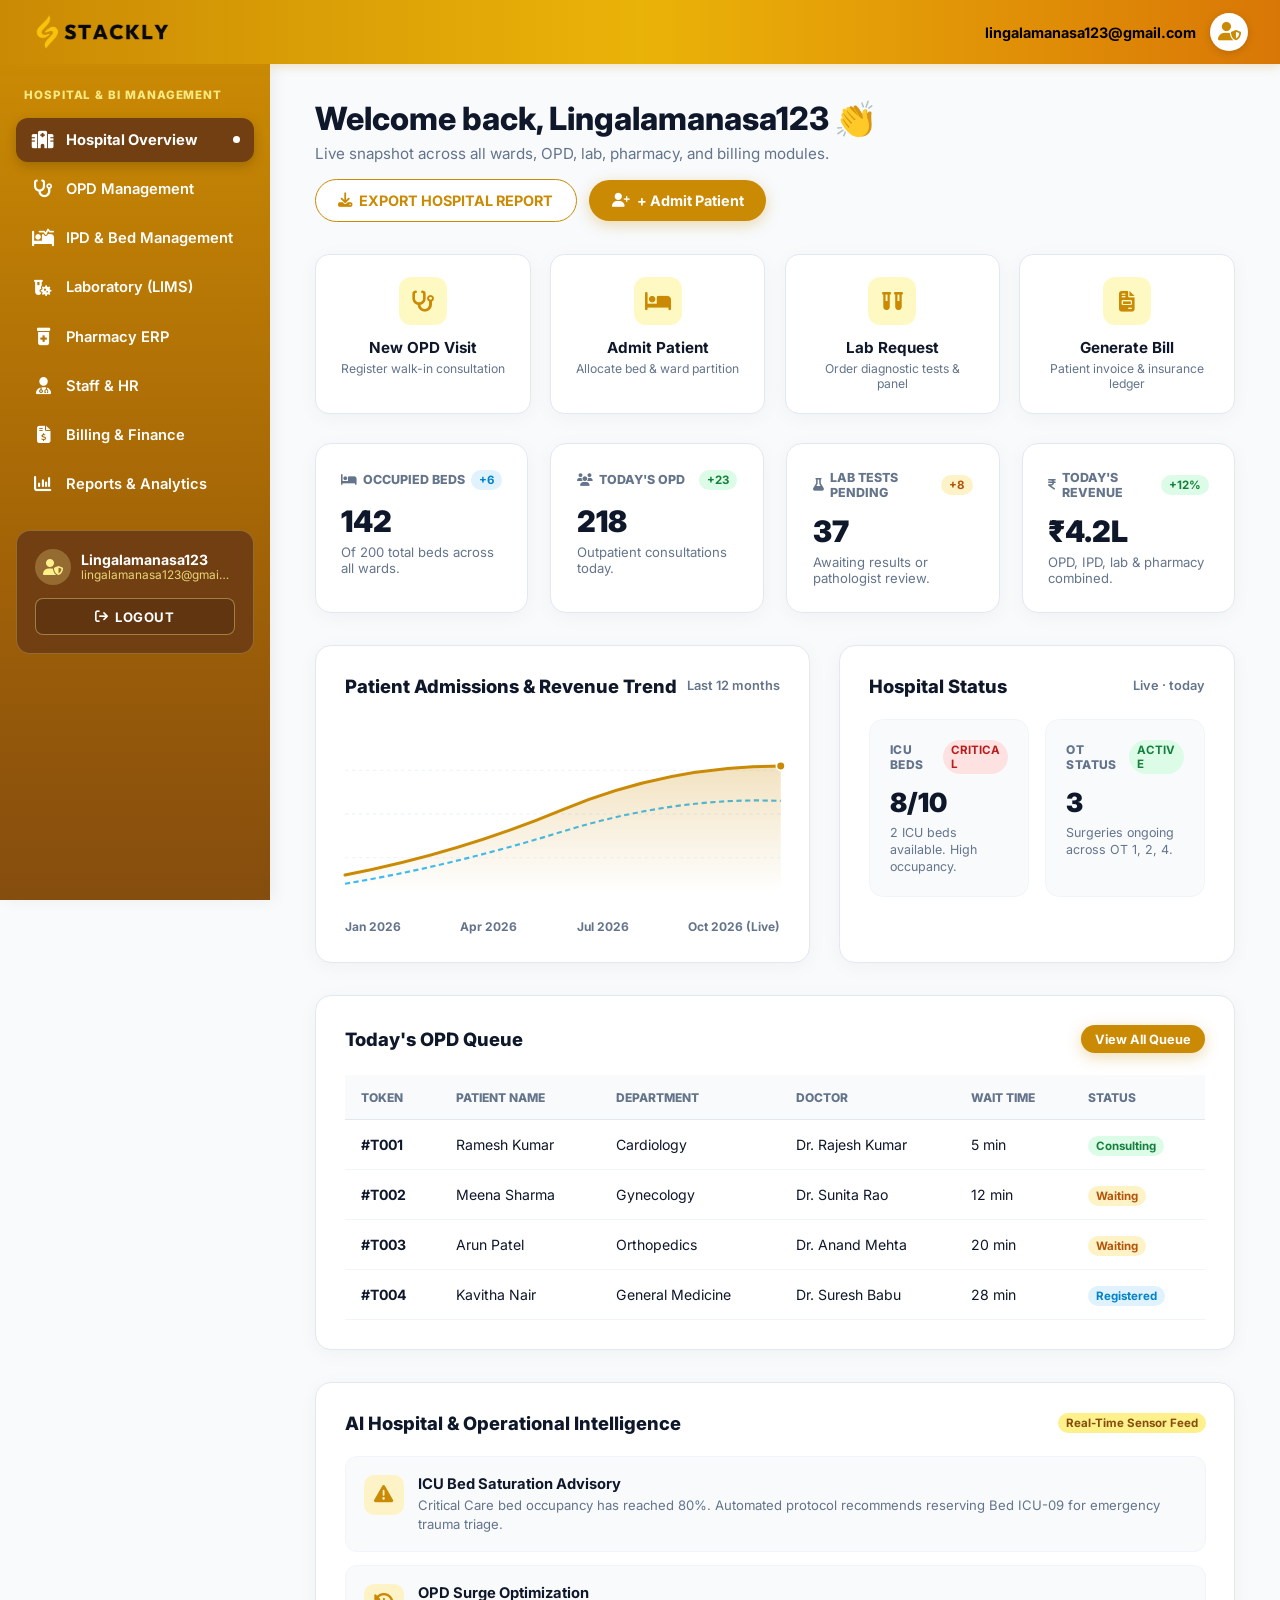
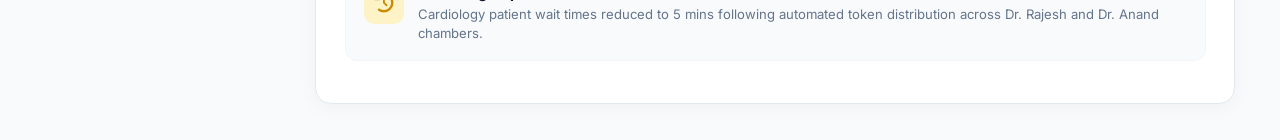
<file: admin-dashboard.html>
<!DOCTYPE html>
<html lang="en">
<head>
  <meta charset="UTF-8">
  <meta name="viewport" content="width=device-width, initial-scale=1.0">
  <title>Admin Management Dashboard - Stackly Business Intelligence</title>
  <link rel="stylesheet" href="dashboard.css?v=9.0">
  <link rel="stylesheet" href="https://cdnjs.cloudflare.com/ajax/libs/font-awesome/6.4.0/css/all.min.css">
  <link rel="preconnect" href="https://fonts.googleapis.com">
  <link rel="preconnect" href="https://fonts.gstatic.com" crossorigin>
  <link href="https://fonts.googleapis.com/css2?family=Inter:wght@400;500;600;700;800;900&display=swap" rel="stylesheet">
  <style>
    @media (max-width: 860px) {
      .dash-sidebar {
        display: flex !important;
        position: fixed !important;
        top: 0 !important;
        left: 0 !important;
        bottom: 0 !important;
        width: 82% !important;
        max-width: 310px !important;
        height: 100vh !important;
        height: 100dvh !important;
        background: linear-gradient(180deg, #ca8a04 0%, #a16207 60%, #854d0e 100%) !important;
        z-index: 9999 !important;
        transform: translateX(-105%) !important;
        transition: transform 0.32s cubic-bezier(0.16, 1, 0.3, 1) !important;
        box-shadow: 10px 0 35px rgba(0, 0, 0, 0.45) !important;
        overflow-y: auto !important;
        padding: 1.25rem 1.15rem 2rem !important;
        visibility: hidden !important;
        pointer-events: none !important;
      }
      .dash-sidebar.open {
        transform: translateX(0) !important;
        visibility: visible !important;
        pointer-events: auto !important;
      }
      .dash-drawer-header {
        display: flex !important;
      }
    }
    @media (min-width: 861px) {
      .dash-drawer-header {
        display: none !important;
      }
    }
  </style>
</head>
<body>

  <!-- TOP HEADER (YELLOW IN PLACE OF BLUE) -->
  <header class="dash-header">
    <div class="dash-header-left">
      <button class="dash-menu-toggle" id="dashMenuToggle" aria-label="Toggle Navigation Menu">
        <i class="fa-solid fa-bars"></i>
      </button>
      <a href="admin-dashboard.html" class="dash-logo-box" aria-label="Stackly Dashboard">
        <img src="images/logo-dark.webp?v=7.0" alt="STACKLY Logo" class="dash-logo-img" style="height: 34px; width: auto; object-fit: contain; display: block;" />
      </a>
    </div>

    <div class="dash-user-nav">
      <span class="dash-user-email" id="headerAdminEmail">lingalamanasa123@gmail.com</span>
      <div class="dash-user-avatar" id="dashAvatarBtn" title="Admin Account">
        <i class="fa-solid fa-user-shield"></i>
      </div>
    </div>
  </header>

  <div class="dash-layout">
    <!-- LEFT SIDEBAR / MOBILE HAMBURGER DRAWER -->
    <aside class="dash-sidebar" id="dashSidebar">
      <!-- Drawer Top Bar with Stackly Logo & Close button (Mobile only) -->
      <div class="dash-drawer-header" style="display: flex; align-items: center; justify-content: space-between; padding-bottom: 1rem; margin-bottom: 1.25rem; border-bottom: 1px solid rgba(254, 240, 138, 0.25);">
        <a href="admin-dashboard.html" class="dash-drawer-logo" style="display: inline-flex; align-items: center; text-decoration: none;">
          <img src="images/logo-dark.webp?v=7.0" alt="STACKLY Logo" class="dash-drawer-logo-img" style="height: 28px; max-height: 28px; width: auto; max-width: 130px; object-fit: contain; display: block; filter: brightness(0) invert(1);" />
        </a>
        <button type="button" class="dash-drawer-close" id="dashDrawerClose" aria-label="Close menu" style="width: 38px; height: 38px; border-radius: 8px; background: rgba(255, 255, 255, 0.15); border: 1.5px solid rgba(254, 240, 138, 0.4); color: #ffffff; display: inline-flex; align-items: center; justify-content: center; font-size: 1.1rem; cursor: pointer;">
          <i class="fa-solid fa-xmark"></i>
        </button>
      </div>
      <div class="sidebar-category-title">HOSPITAL & BI MANAGEMENT</div>
      <nav class="sidebar-nav">
        <button class="sidebar-nav-btn active" onclick="showAdminView('overview', this)">
          <i class="fa-solid fa-hospital"></i> <span>Hospital Overview</span>
        </button>
        <button class="sidebar-nav-btn" onclick="showAdminView('opd', this)">
          <i class="fa-solid fa-stethoscope"></i> <span>OPD Management</span>
        </button>
        <button class="sidebar-nav-btn" onclick="showAdminView('ipd', this)">
          <i class="fa-solid fa-bed-pulse"></i> <span>IPD & Bed Management</span>
        </button>
        <button class="sidebar-nav-btn" onclick="showAdminView('lims', this)">
          <i class="fa-solid fa-vial-virus"></i> <span>Laboratory (LIMS)</span>
        </button>
        <button class="sidebar-nav-btn" onclick="showAdminView('pharmacy', this)">
          <i class="fa-solid fa-prescription-bottle-medical"></i> <span>Pharmacy ERP</span>
        </button>
        <button class="sidebar-nav-btn" onclick="showAdminView('staff', this)">
          <i class="fa-solid fa-user-doctor"></i> <span>Staff & HR</span>
        </button>
        <button class="sidebar-nav-btn" onclick="showAdminView('billing', this)">
          <i class="fa-solid fa-file-invoice-dollar"></i> <span>Billing & Finance</span>
        </button>
        <button class="sidebar-nav-btn" onclick="showAdminView('reports', this)">
          <i class="fa-solid fa-chart-column"></i> <span>Reports & Analytics</span>
        </button>
      </nav>

      <!-- Admin User Profile Card (Bottom) -->
      <div class="sidebar-user-card">
        <div class="sidebar-user-info">
          <div class="sidebar-user-avatar">
            <i class="fa-solid fa-user-shield"></i>
          </div>
          <div class="sidebar-user-details">
            <strong id="sidebarAdminName">Lingalamanasa123</strong>
            <span id="sidebarAdminEmail">lingalamanasa123@gmail.com</span>
          </div>
        </div>
        <a href="login.html" class="btn-sidebar-logout">
          <i class="fa-solid fa-arrow-right-from-bracket"></i> LOGOUT
        </a>
      </div>
    </aside>

    <!-- Mobile Drawer Backdrop Overlay -->
    <div class="dash-nav-overlay" id="dashNavOverlay"></div>

    <!-- MAIN CONTENT AREA -->
    <main class="dash-content">

      <!-- ===================================================================
           VIEW 1: HOSPITAL OVERVIEW (5 RICH SECTIONS)
           =================================================================== -->
      <div class="dash-view-tab active" id="view-overview">
        <!-- Top Hero Bar -->
        <div class="dash-top-hero">
          <div class="dash-hero-title">
            <h1>Welcome back, <span class="adminNameDisplay">Lingalamanasa123</span> 👏</h1>
            <p>Live snapshot across all wards, OPD, lab, pharmacy, and billing modules.</p>
          </div>
          <div class="dash-hero-actions">
            <a href="404.html" class="btn-dash-action btn-dash-secondary" style="text-decoration: none;">
              <i class="fa-solid fa-download"></i> EXPORT HOSPITAL REPORT
            </a>
            <a href="404.html" class="btn-dash-action" style="text-decoration: none;">
              <i class="fa-solid fa-user-plus"></i> + Admit Patient
            </a>
          </div>
        </div>

        <!-- SECTION 1: QUICK ACTION SHORTCUTS (4 CARDS) -->
        <div class="dash-quick-cards">
          <div class="quick-action-card" onclick="window.location.href='404.html'">
            <div class="quick-action-icon">
              <i class="fa-solid fa-stethoscope"></i>
            </div>
            <h4>New OPD Visit</h4>
            <p>Register walk-in consultation</p>
          </div>
          <div class="quick-action-card" onclick="window.location.href='404.html'">
            <div class="quick-action-icon">
              <i class="fa-solid fa-bed"></i>
            </div>
            <h4>Admit Patient</h4>
            <p>Allocate bed & ward partition</p>
          </div>
          <div class="quick-action-card" onclick="window.location.href='404.html'">
            <div class="quick-action-icon">
              <i class="fa-solid fa-vials"></i>
            </div>
            <h4>Lab Request</h4>
            <p>Order diagnostic tests & panel</p>
          </div>
          <div class="quick-action-card" onclick="window.location.href='404.html'">
            <div class="quick-action-icon">
              <i class="fa-solid fa-file-invoice"></i>
            </div>
            <h4>Generate Bill</h4>
            <p>Patient invoice & insurance ledger</p>
          </div>
        </div>

        <!-- SECTION 2: METRIC KPI TILES (4 KPI CARDS MATCHING SCREENSHOT 3) -->
        <div class="dash-kpi-row">
          <div class="dash-kpi-card">
            <div class="dash-kpi-header">
              <span class="dash-kpi-label"><i class="fa-solid fa-bed"></i> OCCUPIED BEDS</span>
              <span class="dash-kpi-badge today">+6</span>
            </div>
            <div class="dash-kpi-value">142</div>
            <div class="dash-kpi-sub">Of 200 total beds across all wards.</div>
          </div>
          <div class="dash-kpi-card">
            <div class="dash-kpi-header">
              <span class="dash-kpi-label"><i class="fa-solid fa-users"></i> TODAY'S OPD</span>
              <span class="dash-kpi-badge current">+23</span>
            </div>
            <div class="dash-kpi-value">218</div>
            <div class="dash-kpi-sub">Outpatient consultations today.</div>
          </div>
          <div class="dash-kpi-card">
            <div class="dash-kpi-header">
              <span class="dash-kpi-label"><i class="fa-solid fa-flask"></i> LAB TESTS PENDING</span>
              <span class="dash-kpi-badge pending">+8</span>
            </div>
            <div class="dash-kpi-value">37</div>
            <div class="dash-kpi-sub">Awaiting results or pathologist review.</div>
          </div>
          <div class="dash-kpi-card">
            <div class="dash-kpi-header">
              <span class="dash-kpi-label"><i class="fa-solid fa-indian-rupee-sign"></i> TODAY'S REVENUE</span>
              <span class="dash-kpi-badge current">+12%</span>
            </div>
            <div class="dash-kpi-value">₹4.2L</div>
            <div class="dash-kpi-sub">OPD, IPD, lab & pharmacy combined.</div>
          </div>
        </div>

        <!-- SECTION 3: SPLIT GRID (TREND CHART + HOSPITAL STATUS CARDS) -->
        <div class="dash-split-grid">
          <div class="dash-panel-card">
            <div class="dash-panel-header">
              <h3>Patient Admissions & Revenue Trend</h3>
              <span style="font-size:0.8rem; color:#64748b; font-weight:600;">Last 12 months</span>
            </div>
            <div style="height: 190px; width: 100%; position: relative;">
              <svg viewBox="0 0 500 180" style="width: 100%; height: 100%; overflow: visible;">
                <defs>
                  <linearGradient id="adminChartFill" x1="0" y1="0" x2="0" y2="1">
                    <stop offset="0%" stop-color="#ca8a04" stop-opacity="0.25"/>
                    <stop offset="100%" stop-color="#ca8a04" stop-opacity="0.0"/>
                  </linearGradient>
                </defs>
                <!-- Grid Lines -->
                <line x1="0" y1="40" x2="500" y2="40" stroke="#f1f5f9" stroke-width="1.5" stroke-dasharray="4"/>
                <line x1="0" y1="90" x2="500" y2="90" stroke="#f1f5f9" stroke-width="1.5" stroke-dasharray="4"/>
                <line x1="0" y1="140" x2="500" y2="140" stroke="#f1f5f9" stroke-width="1.5" stroke-dasharray="4"/>
                <!-- Secondary dashed line -->
                <path d="M0,170 Q120,150 250,110 T500,75" fill="none" stroke="#38bdf8" stroke-width="2.5" stroke-dasharray="6,4" />
                <!-- Area Fill -->
                <path d="M0,160 Q130,135 250,85 T500,35 L500,180 L0,180 Z" fill="url(#adminChartFill)" />
                <!-- Primary Solid Line (Yellow) -->
                <path d="M0,160 Q130,135 250,85 T500,35" fill="none" stroke="#ca8a04" stroke-width="3.5" stroke-linecap="round" />
                <!-- End point circle -->
                <circle cx="500" cy="35" r="5" fill="#ca8a04" stroke="#ffffff" stroke-width="2" />
              </svg>
            </div>
            <div style="display:flex; justify-content:space-between; margin-top:0.6rem; font-size:0.75rem; color:#64748b; font-weight:700;">
              <span>Jan 2026</span><span>Apr 2026</span><span>Jul 2026</span><span>Oct 2026 (Live)</span>
            </div>
          </div>

          <div class="dash-panel-card">
            <div class="dash-panel-header">
              <h3>Hospital Status</h3>
              <span style="font-size:0.8rem; color:#64748b; font-weight:600;">Live · today</span>
            </div>
            <div class="dash-mini-card-grid">
              <div class="dash-mini-card">
                <div class="dash-mini-card-header">
                  <span class="dash-mini-card-label">ICU BEDS</span>
                  <span class="dash-kpi-badge due">CRITICAL</span>
                </div>
                <div class="dash-mini-card-val">8/10</div>
                <p class="dash-mini-card-desc">2 ICU beds available. High occupancy.</p>
              </div>
              <div class="dash-mini-card">
                <div class="dash-mini-card-header">
                  <span class="dash-mini-card-label">OT STATUS</span>
                  <span class="dash-kpi-badge current">ACTIVE</span>
                </div>
                <div class="dash-mini-card-val">3</div>
                <p class="dash-mini-card-desc">Surgeries ongoing across OT 1, 2, 4.</p>
              </div>
            </div>
          </div>
        </div>

        <!-- SECTION 4: DATA TABLE (MATCHING SCREENSHOT 4 QUEUE STRUCTURE) -->
        <div class="dash-table-box">
          <div class="dash-panel-header">
            <h3>Today's OPD Queue</h3>
            <a href="404.html" class="btn-dash-action" style="padding:0.4rem 0.9rem; font-size:0.8rem; text-decoration: none;">
              View All Queue
            </a>
          </div>
          <table class="dash-table">
            <thead>
              <tr>
                <th>TOKEN</th>
                <th>PATIENT NAME</th>
                <th>DEPARTMENT</th>
                <th>DOCTOR</th>
                <th>WAIT TIME</th>
                <th>STATUS</th>
              </tr>
            </thead>
            <tbody>
              <tr>
                <td data-label="TOKEN"><strong>#T001</strong></td>
                <td data-label="PATIENT NAME">Ramesh Kumar</td>
                <td data-label="DEPARTMENT">Cardiology</td>
                <td data-label="DOCTOR">Dr. Rajesh Kumar</td>
                <td data-label="WAIT TIME">5 min</td>
                <td data-label="STATUS"><span class="dash-kpi-badge current">Consulting</span></td>
              </tr>
              <tr>
                <td data-label="TOKEN"><strong>#T002</strong></td>
                <td data-label="PATIENT NAME">Meena Sharma</td>
                <td data-label="DEPARTMENT">Gynecology</td>
                <td data-label="DOCTOR">Dr. Sunita Rao</td>
                <td data-label="WAIT TIME">12 min</td>
                <td data-label="STATUS"><span class="dash-kpi-badge pending">Waiting</span></td>
              </tr>
              <tr>
                <td data-label="TOKEN"><strong>#T003</strong></td>
                <td data-label="PATIENT NAME">Arun Patel</td>
                <td data-label="DEPARTMENT">Orthopedics</td>
                <td data-label="DOCTOR">Dr. Anand Mehta</td>
                <td data-label="WAIT TIME">20 min</td>
                <td data-label="STATUS"><span class="dash-kpi-badge pending">Waiting</span></td>
              </tr>
              <tr>
                <td data-label="TOKEN"><strong>#T004</strong></td>
                <td data-label="PATIENT NAME">Kavitha Nair</td>
                <td data-label="DEPARTMENT">General Medicine</td>
                <td data-label="DOCTOR">Dr. Suresh Babu</td>
                <td data-label="WAIT TIME">28 min</td>
                <td data-label="STATUS"><span class="dash-kpi-badge today">Registered</span></td>
              </tr>
            </tbody>
          </table>
        </div>

        <!-- SECTION 5: AI & OPERATIONAL INSIGHTS -->
        <div class="dash-insights-box">
          <div class="dash-panel-header">
            <h3>AI Hospital & Operational Intelligence</h3>
            <span class="dash-kpi-badge yellow">Real-Time Sensor Feed</span>
          </div>
          <div class="insight-item">
            <div class="insight-icon"><i class="fa-solid fa-triangle-exclamation"></i></div>
            <div class="insight-text">
              <h5>ICU Bed Saturation Advisory</h5>
              <p>Critical Care bed occupancy has reached 80%. Automated protocol recommends reserving Bed ICU-09 for emergency trauma triage.</p>
            </div>
          </div>
          <div class="insight-item">
            <div class="insight-icon"><i class="fa-solid fa-clock-rotate-left"></i></div>
            <div class="insight-text">
              <h5>OPD Surge Optimization</h5>
              <p>Cardiology patient wait times reduced to 5 mins following automated token distribution across Dr. Rajesh and Dr. Anand chambers.</p>
            </div>
          </div>
        </div>
      </div>

      <!-- ===================================================================
           VIEW 2: OPD MANAGEMENT (5 RICH SECTIONS - SCREENSHOT 4)
           =================================================================== -->
      <div class="dash-view-tab" id="view-opd">
        <div class="dash-top-hero">
          <div class="dash-hero-title">
            <span style="font-size:0.75rem; font-weight:800; color:#ca8a04; letter-spacing:0.06em; text-transform:uppercase;">OUTPATIENT DEPARTMENT</span>
            <h1>OPD Management</h1>
            <p>Manage outpatient registrations, doctor assignments, queue, and consultation status.</p>
          </div>
          <div class="dash-hero-actions">
            <button class="btn-dash-action" onclick="alert('Registering new walk-in patient...')">
              <i class="fa-solid fa-plus"></i> New OPD Registration
            </button>
          </div>
        </div>

        <!-- SECTION 1: OPD ACTION SHORTCUTS -->
        <div class="dash-quick-cards">
          <div class="quick-action-card">
            <div class="quick-action-icon"><i class="fa-solid fa-id-card"></i></div>
            <h4>Issue OPD Token</h4>
            <p>Generate priority walk-in pass</p>
          </div>
          <div class="quick-action-card">
            <div class="quick-action-icon"><i class="fa-solid fa-user-doctor"></i></div>
            <h4>Doctor Rosters</h4>
            <p>14 Active physicians on shift</p>
          </div>
          <div class="quick-action-card">
            <div class="quick-action-icon"><i class="fa-solid fa-bell-concierge"></i></div>
            <h4>Queue Call</h4>
            <p>Audio buzzer announcement</p>
          </div>
          <div class="quick-action-card">
            <div class="quick-action-icon"><i class="fa-solid fa-file-prescription"></i></div>
            <h4>E-Prescription Desk</h4>
            <p>Direct pharmacy dispatch</p>
          </div>
        </div>

        <!-- SECTION 2: OPD SUMMARY TODAY (4 KPI TILES FROM SCREENSHOT 4) -->
        <div class="dash-kpi-row">
          <div class="dash-kpi-card">
            <div class="dash-kpi-header">
              <span class="dash-kpi-label"><i class="fa-solid fa-users"></i> TOTAL VISITS</span>
              <span class="dash-kpi-badge today">Registered today</span>
            </div>
            <div class="dash-kpi-value">218</div>
            <div class="dash-kpi-sub">Total daily registrations recorded.</div>
          </div>
          <div class="dash-kpi-card">
            <div class="dash-kpi-header">
              <span class="dash-kpi-label"><i class="fa-solid fa-clock"></i> IN QUEUE</span>
              <span class="dash-kpi-badge pending">Waiting</span>
            </div>
            <div class="dash-kpi-value">34</div>
            <div class="dash-kpi-sub">Waiting for physician consultation.</div>
          </div>
          <div class="dash-kpi-card">
            <div class="dash-kpi-header">
              <span class="dash-kpi-label"><i class="fa-solid fa-circle-check"></i> COMPLETED</span>
              <span class="dash-kpi-badge current">Discharged</span>
            </div>
            <div class="dash-kpi-value">172</div>
            <div class="dash-kpi-sub">Consultations fully completed.</div>
          </div>
          <div class="dash-kpi-card">
            <div class="dash-kpi-header">
              <span class="dash-kpi-label"><i class="fa-solid fa-user-md"></i> DOCTORS ACTIVE</span>
              <span class="dash-kpi-badge yellow">On Duty</span>
            </div>
            <div class="dash-kpi-value">14</div>
            <div class="dash-kpi-sub">Active in consulting rooms today.</div>
          </div>
        </div>

        <!-- SECTION 3: SPLIT QUEUE METRICS -->
        <div class="dash-split-grid">
          <div class="dash-panel-card">
            <div class="dash-panel-header">
              <h3>Department Consultation Volume</h3>
              <span style="font-size:0.8rem; color:#ca8a04; font-weight:700;">Live OPD Distribution</span>
            </div>
            <div class="queue-list">
              <div class="queue-item">
                <div class="queue-item-left">
                  <div class="queue-item-icon amber"><i class="fa-solid fa-heart-pulse"></i></div>
                  <div class="queue-item-text">
                    <strong>Cardiology OPD</strong>
                    <span>Dr. Rajesh Kumar · 62 visits processed</span>
                  </div>
                </div>
                <span class="dash-kpi-badge current">Room 4 · Active</span>
              </div>
              <div class="queue-item">
                <div class="queue-item-left">
                  <div class="queue-item-icon blue"><i class="fa-solid fa-brain"></i></div>
                  <div class="queue-item-text">
                    <strong>Neurology & Stroke Clinic</strong>
                    <span>Dr. Priya Nair · 44 visits processed</span>
                  </div>
                </div>
                <span class="dash-kpi-badge current">Room 8 · Active</span>
              </div>
              <div class="queue-item">
                <div class="queue-item-left">
                  <div class="queue-item-icon purple"><i class="fa-solid fa-bone"></i></div>
                  <div class="queue-item-text">
                    <strong>Orthopedics & Joint Clinic</strong>
                    <span>Dr. Anand Mehta · 51 visits processed</span>
                  </div>
                </div>
                <span class="dash-kpi-badge current">Room 7 · Active</span>
              </div>
            </div>
          </div>

          <div class="dash-panel-card">
            <div class="dash-panel-header">
              <h3>Chamber Availability</h3>
              <span style="font-size:0.8rem; color:#64748b; font-weight:600;">Floor 1 & 2</span>
            </div>
            <div class="dash-mini-card-grid">
              <div class="dash-mini-card">
                <div class="dash-mini-card-header">
                  <span class="dash-mini-card-label">AVG WAIT TIME</span>
                  <span class="dash-kpi-badge current">OPTIMAL</span>
                </div>
                <div class="dash-mini-card-val">14 min</div>
                <p class="dash-mini-card-desc">Down 32% compared to last week average.</p>
              </div>
              <div class="dash-mini-card">
                <div class="dash-mini-card-header">
                  <span class="dash-mini-card-label">ROOMS BUSY</span>
                  <span class="dash-kpi-badge pending">12/14</span>
                </div>
                <div class="dash-mini-card-val">86%</div>
                <p class="dash-mini-card-desc">Chamber 9 & 11 available for emergency walk-ins.</p>
              </div>
            </div>
          </div>
        </div>

        <!-- SECTION 4: FULL OPD QUEUE TABLE (MATCHING SCREENSHOT 4) -->
        <div class="dash-table-box">
          <div class="dash-panel-header">
            <h3>Today's OPD Queue</h3>
            <span style="font-size:0.8rem; color:#64748b;">Auto-refreshing every 30s</span>
          </div>
          <table class="dash-table">
            <thead>
              <tr>
                <th>TOKEN</th>
                <th>PATIENT NAME</th>
                <th>DEPARTMENT</th>
                <th>DOCTOR</th>
                <th>WAIT TIME</th>
                <th>STATUS</th>
              </tr>
            </thead>
            <tbody>
              <tr>
                <td><strong>#T001</strong></td>
                <td>Ramesh Kumar</td>
                <td>Cardiology</td>
                <td>Dr. Rajesh Kumar</td>
                <td>5 min</td>
                <td><span class="dash-kpi-badge current">Consulting</span></td>
              </tr>
              <tr>
                <td><strong>#T002</strong></td>
                <td>Meena Sharma</td>
                <td>Gynecology</td>
                <td>Dr. Sunita Rao</td>
                <td>12 min</td>
                <td><span class="dash-kpi-badge pending">Waiting</span></td>
              </tr>
              <tr>
                <td><strong>#T003</strong></td>
                <td>Arun Patel</td>
                <td>Orthopedics</td>
                <td>Dr. Anand Mehta</td>
                <td>20 min</td>
                <td><span class="dash-kpi-badge pending">Waiting</span></td>
              </tr>
              <tr>
                <td><strong>#T004</strong></td>
                <td>Kavitha Nair</td>
                <td>General Medicine</td>
                <td>Dr. Suresh Babu</td>
                <td>28 min</td>
                <td><span class="dash-kpi-badge today">Registered</span></td>
              </tr>
              <tr>
                <td><strong>#T005</strong></td>
                <td>Vikas Reddy</td>
                <td>Pediatrics</td>
                <td>Dr. Ananya Roy</td>
                <td>32 min</td>
                <td><span class="dash-kpi-badge today">Registered</span></td>
              </tr>
            </tbody>
          </table>
        </div>

        <!-- SECTION 5: OPD STREAM COPILOT -->
        <div class="dash-insights-box">
          <div class="dash-panel-header">
            <h3>OPD Queue Prediction Engine</h3>
            <span class="dash-kpi-badge yellow">AI Powered</span>
          </div>
          <div class="insight-item">
            <div class="insight-icon"><i class="fa-solid fa-person-walking"></i></div>
            <div class="insight-text">
              <h5>Expected Evening Peak Surge</h5>
              <p>Predictive model projects 45 additional registrations between 5:00 PM and 7:00 PM. Recommend extending Dr. Rajesh's cardiology block by 45 minutes.</p>
            </div>
          </div>
        </div>
      </div>

      <!-- ===================================================================
           VIEW 3: IPD & BED MANAGEMENT (5 RICH SECTIONS - SCREENSHOT 5)
           =================================================================== -->
      <div class="dash-view-tab" id="view-ipd">
        <div class="dash-top-hero">
          <div class="dash-hero-title">
            <span style="font-size:0.75rem; font-weight:800; color:#ca8a04; letter-spacing:0.06em; text-transform:uppercase;">INPATIENT DEPARTMENT</span>
            <h1>IPD & Bed Management</h1>
            <p>Real-time ward occupancy, bed allocation, patient transfers, and discharge planning.</p>
          </div>
          <div class="dash-hero-actions">
            <a href="404.html" class="btn-dash-action" style="text-decoration: none;">
              <i class="fa-solid fa-bed"></i> Allocate Bed
            </a>
          </div>
        </div>

        <!-- SECTION 1: IPD SHORTCUTS -->
        <div class="dash-quick-cards">
          <div class="quick-action-card" onclick="window.location.href='404.html'">
            <div class="quick-action-icon"><i class="fa-solid fa-bed"></i></div>
            <h4>Transfer Bed</h4>
            <p>Move patient to step-down ward</p>
          </div>
          <div class="quick-action-card" onclick="window.location.href='404.html'">
            <div class="quick-action-icon"><i class="fa-solid fa-pump-soap"></i></div>
            <h4>Sanitize Unit</h4>
            <p>Trigger housekeeping alert</p>
          </div>
          <div class="quick-action-card" onclick="window.location.href='404.html'">
            <div class="quick-action-icon"><i class="fa-solid fa-file-medical"></i></div>
            <h4>Discharge Summary</h4>
            <p>Generate departure clear slip</p>
          </div>
          <div class="quick-action-card" onclick="window.location.href='404.html'">
            <div class="quick-action-icon"><i class="fa-solid fa-bell"></i></div>
            <h4>Nurse Call Monitor</h4>
            <p>Telemetry buzzer station</p>
          </div>
        </div>

        <!-- SECTION 2: BED OCCUPANCY OVERVIEW (4 TILES FROM SCREENSHOT 5) -->
        <div class="dash-kpi-row">
          <div class="dash-kpi-card">
            <div class="dash-kpi-header">
              <span class="dash-kpi-label"><i class="fa-solid fa-bed"></i> TOTAL BEDS</span>
              <span class="dash-kpi-badge today">All Wards</span>
            </div>
            <div class="dash-kpi-value">200</div>
            <div class="dash-kpi-sub">Across all wards & ICU zones.</div>
          </div>
          <div class="dash-kpi-card">
            <div class="dash-kpi-header">
              <span class="dash-kpi-label"><i class="fa-solid fa-user-injured"></i> OCCUPIED</span>
              <span class="dash-kpi-badge pending">71% Occupancy</span>
            </div>
            <div class="dash-kpi-value">142</div>
            <div class="dash-kpi-sub">Active admitted patients currently.</div>
          </div>
          <div class="dash-kpi-card">
            <div class="dash-kpi-header">
              <span class="dash-kpi-label"><i class="fa-solid fa-door-open"></i> AVAILABLE</span>
              <span class="dash-kpi-badge current">Ready</span>
            </div>
            <div class="dash-kpi-value">58</div>
            <div class="dash-kpi-sub">Ready for instant patient admission.</div>
          </div>
          <div class="dash-kpi-card">
            <div class="dash-kpi-header">
              <span class="dash-kpi-label"><i class="fa-solid fa-broom"></i> UNDER CLEANING</span>
              <span class="dash-kpi-badge due">Sanitizing</span>
            </div>
            <div class="dash-kpi-value">6</div>
            <div class="dash-kpi-sub">Post-discharge sanitization ongoing.</div>
          </div>
        </div>

        <!-- SECTION 3: SPLIT WARD DETAILS -->
        <div class="dash-split-grid">
          <div class="dash-panel-card">
            <div class="dash-panel-header">
              <h3>Ward Distribution & Staffing</h3>
              <span style="font-size:0.8rem; color:#ca8a04; font-weight:700;">Live Roster</span>
            </div>
            <div class="queue-list">
              <div class="queue-item">
                <div class="queue-item-left">
                  <div class="queue-item-icon amber"><i class="fa-solid fa-bed"></i></div>
                  <div class="queue-item-text">
                    <strong>General Ward A</strong>
                    <span>32/40 occupied · Sister Mary in charge</span>
                  </div>
                </div>
                <span class="dash-kpi-badge pending">80% High</span>
              </div>
              <div class="queue-item">
                <div class="queue-item-left">
                  <div class="queue-item-icon green"><i class="fa-solid fa-bed"></i></div>
                  <div class="queue-item-text">
                    <strong>General Ward B</strong>
                    <span>28/40 occupied · Sister Lakshmi in charge</span>
                  </div>
                </div>
                <span class="dash-kpi-badge current">70% Normal</span>
              </div>
              <div class="queue-item">
                <div class="queue-item-left">
                  <div class="queue-item-icon blue"><i class="fa-solid fa-heart-pulse"></i></div>
                  <div class="queue-item-text">
                    <strong>ICU / Critical Care</strong>
                    <span>8/10 occupied · Dr. Priya Nair covering</span>
                  </div>
                </div>
                <span class="dash-kpi-badge due">80% Critical</span>
              </div>
            </div>
          </div>

          <div class="dash-panel-card">
            <div class="dash-panel-header">
              <h3>Discharges Scheduled</h3>
              <span style="font-size:0.8rem; color:#64748b; font-weight:600;">Before 4:00 PM</span>
            </div>
            <div class="dash-mini-card-grid">
              <div class="dash-mini-card">
                <div class="dash-mini-card-header">
                  <span class="dash-mini-card-label">CLEARED DISCHARGES</span>
                  <span class="dash-kpi-badge current">CLEARED</span>
                </div>
                <div class="dash-mini-card-val">11</div>
                <p class="dash-mini-card-desc">Billing invoices generated and paid.</p>
              </div>
              <div class="dash-mini-card">
                <div class="dash-mini-card-header">
                  <span class="dash-mini-card-label">PHARMACY CLEARANCE</span>
                  <span class="dash-kpi-badge pending">PENDING</span>
                </div>
                <div class="dash-mini-card-val">4</div>
                <p class="dash-mini-card-desc">Awaiting home medication dispensing.</p>
              </div>
            </div>
          </div>
        </div>

        <!-- SECTION 4: WARD-WISE STATUS TABLE (EXACTLY MATCHING SCREENSHOT 5) -->
        <div class="dash-table-box">
          <div class="dash-panel-header">
            <h3>Ward-wise Status</h3>
            <span style="font-size:0.8rem; color:#64748b;">Live Beds Sensor Grid</span>
          </div>
          <table class="dash-table">
            <thead>
              <tr>
                <th>WARD</th>
                <th>TOTAL BEDS</th>
                <th>OCCUPIED</th>
                <th>AVAILABLE</th>
                <th>OCCUPANCY %</th>
                <th>STATUS</th>
              </tr>
            </thead>
            <tbody>
              <tr>
                <td><strong>General Ward A</strong></td>
                <td>40</td>
                <td>32</td>
                <td>8</td>
                <td>80%</td>
                <td><span class="dash-kpi-badge pending">High</span></td>
              </tr>
              <tr>
                <td><strong>General Ward B</strong></td>
                <td>40</td>
                <td>28</td>
                <td>12</td>
                <td>70%</td>
                <td><span class="dash-kpi-badge current">Normal</span></td>
              </tr>
              <tr>
                <td><strong>ICU / Critical Care</strong></td>
                <td>10</td>
                <td>8</td>
                <td>2</td>
                <td>80%</td>
                <td><span class="dash-kpi-badge due">Critical</span></td>
              </tr>
              <tr>
                <td><strong>Surgical Ward</strong></td>
                <td>30</td>
                <td>22</td>
                <td>8</td>
                <td>73%</td>
                <td><span class="dash-kpi-badge current">Normal</span></td>
              </tr>
              <tr>
                <td><strong>Pediatric Ward</strong></td>
                <td>25</td>
                <td>16</td>
                <td>9</td>
                <td>64%</td>
                <td><span class="dash-kpi-badge current">Normal</span></td>
              </tr>
              <tr>
                <td><strong>Maternity & Neonatal</strong></td>
                <td>25</td>
                <td>19</td>
                <td>6</td>
                <td>76%</td>
                <td><span class="dash-kpi-badge pending">High</span></td>
              </tr>
            </tbody>
          </table>
        </div>

        <!-- SECTION 5: INPATIENT FLOW INSIGHTS -->
        <div class="dash-insights-box">
          <div class="dash-panel-header">
            <h3>IPD Operations & Turnaround Intelligence</h3>
            <span class="dash-kpi-badge yellow">Predictive Bed Model</span>
          </div>
          <div class="insight-item">
            <div class="insight-icon"><i class="fa-solid fa-arrows-split-up-and-left"></i></div>
            <div class="insight-text">
              <h5>Automated Step-Down Recommendation</h5>
              <p>Two post-CABG patients in ICU (Beds 04 and 06) have achieved stable cardiac hemodynamics. Safe step-down to Surgical Ward Bed 14 & 18 recommended to liberate 2 ICU beds.</p>
            </div>
          </div>
        </div>
      </div>

      <!-- ===================================================================
           VIEW 4: LABORATORY (LIMS) (5 RICH SECTIONS)
           =================================================================== -->
      <div class="dash-view-tab" id="view-lims">
        <div class="dash-top-hero">
          <div class="dash-hero-title">
            <span style="font-size:0.75rem; font-weight:800; color:#ca8a04; letter-spacing:0.06em; text-transform:uppercase;">DIAGNOSTIC PATHOLOGY</span>
            <h1>Laboratory (LIMS) Management</h1>
            <p>Track clinical sample barcoding, automated hematology analyzers, test panels, and pathologist sign-offs.</p>
          </div>
          <div class="dash-hero-actions">
            <a href="404.html" class="btn-dash-action" style="text-decoration: none;">
              <i class="fa-solid fa-plus"></i> New Lab Order
            </a>
          </div>
        </div>

        <!-- SECTION 1: LIMS SHORTCUTS -->
        <div class="dash-quick-cards">
          <div class="quick-action-card" onclick="window.location.href='404.html'">
            <div class="quick-action-icon"><i class="fa-solid fa-barcode"></i></div>
            <h4>Scan Barcode</h4>
            <p>Phlebotomy vial intake</p>
          </div>
          <div class="quick-action-card" onclick="window.location.href='404.html'">
            <div class="quick-action-icon"><i class="fa-solid fa-microscope"></i></div>
            <h4>Hematology Analyzer</h4>
            <p>Sysmex XN-1000 connected</p>
          </div>
          <div class="quick-action-card" onclick="window.location.href='404.html'">
            <div class="quick-action-icon"><i class="fa-solid fa-signature"></i></div>
            <h4>Pathologist Sign-off</h4>
            <p>12 Reports waiting approval</p>
          </div>
          <div class="quick-action-card" onclick="window.location.href='404.html'">
            <div class="quick-action-icon"><i class="fa-solid fa-print"></i></div>
            <h4>Batch Print Reports</h4>
            <p>PDF dispatch to patient portal</p>
          </div>
        </div>

        <!-- SECTION 2: LIMS KPI ROW -->
        <div class="dash-kpi-row">
          <div class="dash-kpi-card">
            <div class="dash-kpi-header">
              <span class="dash-kpi-label"><i class="fa-solid fa-vial"></i> TESTS ORDERED</span>
              <span class="dash-kpi-badge today">Today</span>
            </div>
            <div class="dash-kpi-value">168</div>
            <div class="dash-kpi-sub">Total lab investigations ordered.</div>
          </div>
          <div class="dash-kpi-card">
            <div class="dash-kpi-header">
              <span class="dash-kpi-label"><i class="fa-solid fa-spinner"></i> PROCESSING</span>
              <span class="dash-kpi-badge pending">In Analyzer</span>
            </div>
            <div class="dash-kpi-value">37</div>
            <div class="dash-kpi-sub">Awaiting centrifuge or chemical run.</div>
          </div>
          <div class="dash-kpi-card">
            <div class="dash-kpi-header">
              <span class="dash-kpi-label"><i class="fa-solid fa-clipboard-check"></i> APPROVED</span>
              <span class="dash-kpi-badge current">Signed Off</span>
            </div>
            <div class="dash-kpi-value">124</div>
            <div class="dash-kpi-sub">Uploaded to patient EHR portal.</div>
          </div>
          <div class="dash-kpi-card">
            <div class="dash-kpi-header">
              <span class="dash-kpi-label"><i class="fa-solid fa-triangle-exclamation"></i> CRITICAL VALUES</span>
              <span class="dash-kpi-badge due">Urgent Call</span>
            </div>
            <div class="dash-kpi-value">4</div>
            <div class="dash-kpi-sub">High troponin & potassium flagged.</div>
          </div>
        </div>

        <!-- SECTION 3: SPLIT ANALYZER EFFICIENCY -->
        <div class="dash-split-grid">
          <div class="dash-panel-card">
            <div class="dash-panel-header">
              <h3>Analyzer Device Telemetry</h3>
              <span style="font-size:0.8rem; color:#ca8a04; font-weight:700;">IoT Connected</span>
            </div>
            <div class="queue-list">
              <div class="queue-item">
                <div class="queue-item-left">
                  <div class="queue-item-icon green"><i class="fa-solid fa-microscope"></i></div>
                  <div class="queue-item-text">
                    <strong>Sysmex XN-1000 (CBC)</strong>
                    <span>54 samples/hr · Reagent level 88%</span>
                  </div>
                </div>
                <span class="dash-kpi-badge current">Online</span>
              </div>
              <div class="queue-item">
                <div class="queue-item-left">
                  <div class="queue-item-icon blue"><i class="fa-solid fa-vial-circle-check"></i></div>
                  <div class="queue-item-text">
                    <strong>Roche Cobas 6000 (Biochemistry)</strong>
                    <span>42 samples/hr · Calibration passed</span>
                  </div>
                </div>
                <span class="dash-kpi-badge current">Online</span>
              </div>
            </div>
          </div>

          <div class="dash-panel-card">
            <div class="dash-panel-header">
              <h3>Lab Turnaround Time (TAT)</h3>
              <span style="font-size:0.8rem; color:#64748b; font-weight:600;">Avg 42 mins</span>
            </div>
            <div class="dash-mini-card-grid">
              <div class="dash-mini-card">
                <div class="dash-mini-card-header">
                  <span class="dash-mini-card-label">STAT SAMPLES</span>
                  <span class="dash-kpi-badge current">22 MIN</span>
                </div>
                <div class="dash-mini-card-val">98.4%</div>
                <p class="dash-mini-card-desc">Emergency room STAT tests delivered under 30 min SLA.</p>
              </div>
              <div class="dash-mini-card">
                <div class="dash-mini-card-header">
                  <span class="dash-mini-card-label">ROUTINE SAMPLES</span>
                  <span class="dash-kpi-badge yellow">58 MIN</span>
                </div>
                <div class="dash-mini-card-val">96.1%</div>
                <p class="dash-mini-card-desc">Outpatient routine panels completed same day.</p>
              </div>
            </div>
          </div>
        </div>

        <!-- SECTION 4: LAB SAMPLES TABLE -->
        <div class="dash-table-box">
          <div class="dash-panel-header">
            <h3>Live Diagnostic Processing Queue</h3>
            <span style="font-size:0.8rem; color:#64748b;">Filtered by Pending & Critical</span>
          </div>
          <table class="dash-table">
            <thead>
              <tr>
                <th>BARCODE</th>
                <th>PATIENT</th>
                <th>INVESTIGATION</th>
                <th>ORDERED BY</th>
                <th>ELAPSED</th>
                <th>STATUS</th>
              </tr>
            </thead>
            <tbody>
              <tr>
                <td><strong>#LAB-9481</strong></td>
                <td>Ramesh Kumar</td>
                <td>Cardiac Troponin I (STAT)</td>
                <td>Dr. Rajesh Kumar</td>
                <td>14 min</td>
                <td><span class="dash-kpi-badge due">Critical (Flagged)</span></td>
              </tr>
              <tr>
                <td><strong>#LAB-9482</strong></td>
                <td>Kavitha Nair</td>
                <td>Complete Blood Count (CBC)</td>
                <td>Dr. Suresh Babu</td>
                <td>28 min</td>
                <td><span class="dash-kpi-badge current">Validated</span></td>
              </tr>
              <tr>
                <td><strong>#LAB-9483</strong></td>
                <td>Meena Sharma</td>
                <td>Lipid Profile & Serum Creatinine</td>
                <td>Dr. Sunita Rao</td>
                <td>41 min</td>
                <td><span class="dash-kpi-badge pending">Awaiting Review</span></td>
              </tr>
              <tr>
                <td><strong>#LAB-9484</strong></td>
                <td>Arun Patel</td>
                <td>Serum Electrolytes (Na+, K+, Cl-)</td>
                <td>Dr. Anand Mehta</td>
                <td>19 min</td>
                <td><span class="dash-kpi-badge current">Normal</span></td>
              </tr>
            </tbody>
          </table>
        </div>

        <!-- SECTION 5: LIMS AI ANOMALY ALERT -->
        <div class="dash-insights-box">
          <div class="dash-panel-header">
            <h3>Delta Check & Anomaly Sentry</h3>
            <span class="dash-kpi-badge yellow">AI Quality Control</span>
          </div>
          <div class="insight-item">
            <div class="insight-icon"><i class="fa-solid fa-shield-virus"></i></div>
            <div class="insight-text">
              <h5>Automatic Delta Check Triggered: Sample #LAB-9481</h5>
              <p>Troponin levels rose by 400% compared to baseline test 48 hours ago. Sentry auto-alerted Dr. Rajesh Kumar directly on cardiology mobile pager.</p>
            </div>
          </div>
        </div>
      </div>

      <!-- ===================================================================
           VIEW 5: PHARMACY ERP (5 RICH SECTIONS)
           =================================================================== -->
      <div class="dash-view-tab" id="view-pharmacy">
        <div class="dash-top-hero">
          <div class="dash-hero-title">
            <span style="font-size:0.75rem; font-weight:800; color:#ca8a04; letter-spacing:0.06em; text-transform:uppercase;">HOSPITAL PHARMACY ERP</span>
            <h1>Pharmacy & Drug Inventory</h1>
            <p>Control formulary stock levels, batch expiry dates, automated replenishment, and OPD dispense counters.</p>
          </div>
          <div class="dash-hero-actions">
            <a href="404.html" class="btn-dash-action" style="text-decoration: none;">
              <i class="fa-solid fa-pills"></i> Dispense RX
            </a>
          </div>
        </div>

        <!-- SECTION 1: PHARMACY SHORTCUTS -->
        <div class="dash-quick-cards">
          <div class="quick-action-card" onclick="window.location.href='404.html'">
            <div class="quick-action-icon"><i class="fa-solid fa-prescription"></i></div>
            <h4>Scan Prescription</h4>
            <p>Fast OPD token dispensing</p>
          </div>
          <div class="quick-action-card" onclick="window.location.href='404.html'">
            <div class="quick-action-icon"><i class="fa-solid fa-boxes-stacked"></i></div>
            <h4>Stock Inward</h4>
            <p>GRN invoice purchase order</p>
          </div>
          <div class="quick-action-card" onclick="window.location.href='404.html'">
            <div class="quick-action-icon"><i class="fa-solid fa-calendar-xmark"></i></div>
            <h4>Expiry Tracker</h4>
            <p>Drugs expiring in 60 days</p>
          </div>
          <div class="quick-action-card" onclick="window.location.href='404.html'">
            <div class="quick-action-icon"><i class="fa-solid fa-truck-fast"></i></div>
            <h4>Auto Reorder</h4>
            <p>Vendor dispatch threshold</p>
          </div>
        </div>

        <!-- SECTION 2: PHARMACY KPI ROW -->
        <div class="dash-kpi-row">
          <div class="dash-kpi-card">
            <div class="dash-kpi-header">
              <span class="dash-kpi-label"><i class="fa-solid fa-prescription"></i> RX DISPENSED</span>
              <span class="dash-kpi-badge today">Today</span>
            </div>
            <div class="dash-kpi-value">342</div>
            <div class="dash-kpi-sub">Prescriptions filled across 3 counters.</div>
          </div>
          <div class="dash-kpi-card">
            <div class="dash-kpi-header">
              <span class="dash-kpi-label"><i class="fa-solid fa-warehouse"></i> ACTIVE SKUS</span>
              <span class="dash-kpi-badge current">In Stock</span>
            </div>
            <div class="dash-kpi-value">1,480</div>
            <div class="dash-kpi-sub">Total formulary medication lines.</div>
          </div>
          <div class="dash-kpi-card">
            <div class="dash-kpi-header">
              <span class="dash-kpi-label"><i class="fa-solid fa-triangle-exclamation"></i> LOW STOCK</span>
              <span class="dash-kpi-badge pending">Reorder</span>
            </div>
            <div class="dash-kpi-value">14</div>
            <div class="dash-kpi-sub">Items below safety stock threshold.</div>
          </div>
          <div class="dash-kpi-card">
            <div class="dash-kpi-header">
              <span class="dash-kpi-label"><i class="fa-solid fa-indian-rupee-sign"></i> DAILY SALES</span>
              <span class="dash-kpi-badge current">+18%</span>
            </div>
            <div class="dash-kpi-value">₹1.85L</div>
            <div class="dash-kpi-sub">Total pharmacy turnover today.</div>
          </div>
        </div>

        <!-- SECTION 3: SPLIT COUNTER DISPENSING -->
        <div class="dash-split-grid">
          <div class="dash-panel-card">
            <div class="dash-panel-header">
              <h3>Fast-Moving Formulary Stock</h3>
              <span style="font-size:0.8rem; color:#ca8a04; font-weight:700;">Top Consumed</span>
            </div>
            <div class="queue-list">
              <div class="queue-item">
                <div class="queue-item-left">
                  <div class="queue-item-icon green"><i class="fa-solid fa-tablets"></i></div>
                  <div class="queue-item-text">
                    <strong>Atorvastatin 20mg</strong>
                    <span>Current: 1,450 tabs · Burn: 85 tabs/day</span>
                  </div>
                </div>
                <span class="dash-kpi-badge current">Optimal Stock</span>
              </div>
              <div class="queue-item">
                <div class="queue-item-left">
                  <div class="queue-item-icon amber"><i class="fa-solid fa-capsules"></i></div>
                  <div class="queue-item-text">
                    <strong>Augmentin 625mg</strong>
                    <span>Current: 120 tabs · Minimum: 200 tabs</span>
                  </div>
                </div>
                <span class="dash-kpi-badge pending">Low Stock</span>
              </div>
            </div>
          </div>

          <div class="dash-panel-card">
            <div class="dash-panel-header">
              <h3>Counter Turnaround</h3>
              <span style="font-size:0.8rem; color:#64748b; font-weight:600;">Live Counters</span>
            </div>
            <div class="dash-mini-card-grid">
              <div class="dash-mini-card">
                <div class="dash-mini-card-header">
                  <span class="dash-mini-card-label">COUNTER 1 (OPD)</span>
                  <span class="dash-kpi-badge current">ACTIVE</span>
                </div>
                <div class="dash-mini-card-val">3.8 min</div>
                <p class="dash-mini-card-desc">Average dispensing time per token.</p>
              </div>
              <div class="dash-mini-card">
                <div class="dash-mini-card-header">
                  <span class="dash-mini-card-label">COUNTER 2 (IPD)</span>
                  <span class="dash-kpi-badge current">ACTIVE</span>
                </div>
                <div class="dash-mini-card-val">5.1 min</div>
                <p class="dash-mini-card-desc">Direct ward requisition delivery.</p>
              </div>
            </div>
          </div>
        </div>

        <!-- SECTION 4: PHARMACY STOCK TABLE -->
        <div class="dash-table-box">
          <div class="dash-panel-header">
            <h3>Drug Inventory & Batch Monitor</h3>
            <span style="font-size:0.8rem; color:#64748b;">Live ERP Synchronization</span>
          </div>
          <table class="dash-table">
            <thead>
              <tr>
                <th>ITEM CODE</th>
                <th>MEDICATION / BRAND</th>
                <th>BATCH #</th>
                <th>EXPIRY DATE</th>
                <th>QTY ON HAND</th>
                <th>STATUS</th>
              </tr>
            </thead>
            <tbody>
              <tr>
                <td><strong>#MED-101</strong></td>
                <td>Atorvastatin 20mg (Lipitor)</td>
                <td>BT-9824</td>
                <td>Dec 2027</td>
                <td>1,450</td>
                <td><span class="dash-kpi-badge current">Healthy</span></td>
              </tr>
              <tr>
                <td><strong>#MED-204</strong></td>
                <td>Metformin 500mg SR</td>
                <td>BT-7741</td>
                <td>Nov 2027</td>
                <td>2,200</td>
                <td><span class="dash-kpi-badge current">Healthy</span></td>
              </tr>
              <tr>
                <td><strong>#MED-318</strong></td>
                <td>Augmentin 625mg DUO</td>
                <td>BT-4019</td>
                <td>May 2027</td>
                <td>120</td>
                <td><span class="dash-kpi-badge pending">Reorder Triggered</span></td>
              </tr>
              <tr>
                <td><strong>#MED-491</strong></td>
                <td>Heparin 5000 IU/ml Vial</td>
                <td>BT-1120</td>
                <td>Jan 2027</td>
                <td>48</td>
                <td><span class="dash-kpi-badge due">Critical Min</span></td>
              </tr>
            </tbody>
          </table>
        </div>

        <!-- SECTION 5: PHARMACY AI COPILOT -->
        <div class="dash-insights-box">
          <div class="dash-panel-header">
            <h3>Smart Formulary Reorder Forecast</h3>
            <span class="dash-kpi-badge yellow">ERP AI Supply Chain</span>
          </div>
          <div class="insight-item">
            <div class="insight-icon"><i class="fa-solid fa-truck"></i></div>
            <div class="insight-text">
              <h5>Automatic Purchase Requisition PO-882</h5>
              <p>Generated purchase order for 500 boxes of Augmentin 625mg sent to Pfizer Distributor with 24h delivery SLA. Expected delivery tomorrow 10:00 AM.</p>
            </div>
          </div>
        </div>
      </div>

      <!-- ===================================================================
           VIEW 6: STAFF & HR (5 RICH SECTIONS)
           =================================================================== -->
      <div class="dash-view-tab" id="view-staff">
        <div class="dash-top-hero">
          <div class="dash-hero-title">
            <span style="font-size:0.75rem; font-weight:800; color:#ca8a04; letter-spacing:0.06em; text-transform:uppercase;">STAFF ROSTER & CREDENTIALING</span>
            <h1>Staff & HR Management</h1>
            <p>Manage physician shifts, nursing duty rosters, biometric attendance, and departmental staff allocations.</p>
          </div>
          <div class="dash-hero-actions">
            <a href="404.html" class="btn-dash-action" style="text-decoration: none;">
              <i class="fa-solid fa-user-plus"></i> Add New Staff
            </a>
          </div>
        </div>

        <!-- SECTION 1: HR SHORTCUTS -->
        <div class="dash-quick-cards">
          <div class="quick-action-card" onclick="window.location.href='404.html'">
            <div class="quick-action-icon"><i class="fa-solid fa-calendar-days"></i></div>
            <h4>Duty Rosters</h4>
            <p>Monthly rotating shifts</p>
          </div>
          <div class="quick-action-card" onclick="window.location.href='404.html'">
            <div class="quick-action-icon"><i class="fa-solid fa-fingerprint"></i></div>
            <h4>Biometric Logs</h4>
            <p>Real-time clock-in punch</p>
          </div>
          <div class="quick-action-card" onclick="window.location.href='404.html'">
            <div class="quick-action-icon"><i class="fa-solid fa-certificate"></i></div>
            <h4>License & Credentials</h4>
            <p>Medical council renewal</p>
          </div>
          <div class="quick-action-card" onclick="window.location.href='404.html'">
            <div class="quick-action-icon"><i class="fa-solid fa-clock-rotate-left"></i></div>
            <h4>Overtime Approvals</h4>
            <p>Nursing extra shifts</p>
          </div>
        </div>

        <!-- SECTION 2: HR KPI ROW -->
        <div class="dash-kpi-row">
          <div class="dash-kpi-card">
            <div class="dash-kpi-header">
              <span class="dash-kpi-label"><i class="fa-solid fa-user-doctor"></i> ACTIVE DOCTORS</span>
              <span class="dash-kpi-badge today">On Duty</span>
            </div>
            <div class="dash-kpi-value">14</div>
            <div class="dash-kpi-sub">Senior consultants & registrars.</div>
          </div>
          <div class="dash-kpi-card">
            <div class="dash-kpi-header">
              <span class="dash-kpi-label"><i class="fa-solid fa-user-nurse"></i> NURSING STAFF</span>
              <span class="dash-kpi-badge current">Present</span>
            </div>
            <div class="dash-kpi-value">48</div>
            <div class="dash-kpi-sub">Duty across wards, ICU, & triage.</div>
          </div>
          <div class="dash-kpi-card">
            <div class="dash-kpi-header">
              <span class="dash-kpi-label"><i class="fa-solid fa-users-gear"></i> ALLIED & TECH</span>
              <span class="dash-kpi-badge current">Active</span>
            </div>
            <div class="dash-kpi-value">32</div>
            <div class="dash-kpi-sub">Radiology, lab tech & OT teams.</div>
          </div>
          <div class="dash-kpi-card">
            <div class="dash-kpi-header">
              <span class="dash-kpi-label"><i class="fa-solid fa-plane-departure"></i> ON LEAVE</span>
              <span class="dash-kpi-badge yellow">Approved</span>
            </div>
            <div class="dash-kpi-value">5</div>
            <div class="dash-kpi-sub">Planned medical & vacation leave.</div>
          </div>
        </div>

        <!-- SECTION 3: SPLIT ATTENDANCE MONITOR -->
        <div class="dash-split-grid">
          <div class="dash-panel-card">
            <div class="dash-panel-header">
              <h3>Shift Rosters by Department</h3>
              <span style="font-size:0.8rem; color:#ca8a04; font-weight:700;">Morning Shift A</span>
            </div>
            <div class="queue-list">
              <div class="queue-item">
                <div class="queue-item-left">
                  <div class="queue-item-icon amber"><i class="fa-solid fa-stethoscope"></i></div>
                  <div class="queue-item-text">
                    <strong>Cardiology OPD & CathLab</strong>
                    <span>Dr. Rajesh Kumar · 4 Nurses assigned</span>
                  </div>
                </div>
                <span class="dash-kpi-badge current">Full Staff</span>
              </div>
              <div class="queue-item">
                <div class="queue-item-left">
                  <div class="queue-item-icon blue"><i class="fa-solid fa-user-nurse"></i></div>
                  <div class="queue-item-text">
                    <strong>ICU Critical Care Pod</strong>
                    <span>Dr. Priya Nair · 8 ICU Trained Staff</span>
                  </div>
                </div>
                <span class="dash-kpi-badge current">1:1 Ratio</span>
              </div>
            </div>
          </div>

          <div class="dash-panel-card">
            <div class="dash-panel-header">
              <h3>Compliance & Credentials</h3>
              <span style="font-size:0.8rem; color:#64748b; font-weight:600;">Audit Ready</span>
            </div>
            <div class="dash-mini-card-grid">
              <div class="dash-mini-card">
                <div class="dash-mini-card-header">
                  <span class="dash-mini-card-label">NABH COMPLIANCE</span>
                  <span class="dash-kpi-badge current">100%</span>
                </div>
                <div class="dash-mini-card-val">Certified</div>
                <p class="dash-mini-card-desc">All physician medical licenses verified.</p>
              </div>
              <div class="dash-mini-card">
                <div class="dash-mini-card-header">
                  <span class="dash-mini-card-label">CPR / BLS TRAINING</span>
                  <span class="dash-kpi-badge current">VALID</span>
                </div>
                <div class="dash-mini-card-val">98%</div>
                <p class="dash-mini-card-desc">Hospital-wide resuscitation certifications current.</p>
              </div>
            </div>
          </div>
        </div>

        <!-- SECTION 4: STAFF DIRECTORY TABLE -->
        <div class="dash-table-box">
          <div class="dash-panel-header">
            <h3>Medical Staff On-Duty Directory</h3>
            <span style="font-size:0.8rem; color:#64748b;">Live Shift View</span>
          </div>
          <table class="dash-table">
            <thead>
              <tr>
                <th>EMP ID</th>
                <th>STAFF MEMBER</th>
                <th>ROLE & DEPARTMENT</th>
                <th>SHIFT TIMING</th>
                <th>CHAMBER / ZONE</th>
                <th>STATUS</th>
              </tr>
            </thead>
            <tbody>
              <tr>
                <td><strong>#EMP-101</strong></td>
                <td>Dr. Rajesh Kumar</td>
                <td>Chief Cardiologist</td>
                <td>08:00 AM - 04:00 PM</td>
                <td>OPD Room 4 / CathLab</td>
                <td><span class="dash-kpi-badge current">On Shift</span></td>
              </tr>
              <tr>
                <td><strong>#EMP-102</strong></td>
                <td>Dr. Priya Nair</td>
                <td>Senior Neurologist</td>
                <td>09:00 AM - 05:00 PM</td>
                <td>OPD Room 8 / ICU Block B</td>
                <td><span class="dash-kpi-badge current">On Shift</span></td>
              </tr>
              <tr>
                <td><strong>#EMP-103</strong></td>
                <td>Dr. Anand Mehta</td>
                <td>Orthopedic Surgeon</td>
                <td>08:30 AM - 04:30 PM</td>
                <td>OPD Room 7 / OT 2</td>
                <td><span class="dash-kpi-badge current">On Shift</span></td>
              </tr>
              <tr>
                <td><strong>#EMP-104</strong></td>
                <td>Sister Mary Joseph</td>
                <td>Head Nurse (ICU)</td>
                <td>07:00 AM - 03:00 PM</td>
                <td>ICU Pod 1</td>
                <td><span class="dash-kpi-badge current">On Shift</span></td>
              </tr>
            </tbody>
          </table>
        </div>

        <!-- SECTION 5: HR WORKLOAD OPTIMIZER -->
        <div class="dash-insights-box">
          <div class="dash-panel-header">
            <h3>Nurse-to-Patient Ratio Alert</h3>
            <span class="dash-kpi-badge yellow">Staffing Balance AI</span>
          </div>
          <div class="insight-item">
            <div class="insight-icon"><i class="fa-solid fa-people-arrows"></i></div>
            <div class="insight-text">
              <h5>Nurse Allocation Auto-Rebalance</h5>
              <p>General Ward A occupancy reached 80%. System dynamically allocated 2 floating float nurses from Day Care unit to Ward A to maintain 1:5 ratio.</p>
            </div>
          </div>
        </div>
      </div>

      <!-- ===================================================================
           VIEW 7: BILLING & FINANCE (5 RICH SECTIONS)
           =================================================================== -->
      <div class="dash-view-tab" id="view-billing">
        <div class="dash-top-hero">
          <div class="dash-hero-title">
            <span style="font-size:0.75rem; font-weight:800; color:#ca8a04; letter-spacing:0.06em; text-transform:uppercase;">FINANCE & REVENUE CYCLE</span>
            <h1>Billing & Finance Management</h1>
            <p>Track patient invoices, insurance TPA cashless pre-authorizations, OPD collections, and financial audits.</p>
          </div>
          <div class="dash-hero-actions">
            <a href="404.html" class="btn-dash-action" style="text-decoration: none;">
              <i class="fa-solid fa-file-invoice-dollar"></i> New Patient Bill
            </a>
          </div>
        </div>

        <!-- SECTION 1: FINANCE SHORTCUTS -->
        <div class="dash-quick-cards">
          <div class="quick-action-card" onclick="window.location.href='404.html'">
            <div class="quick-action-icon"><i class="fa-solid fa-cash-register"></i></div>
            <h4>Collect Payment</h4>
            <p>Card, UPI, cash desk</p>
          </div>
          <div class="quick-action-card" onclick="window.location.href='404.html'">
            <div class="quick-action-icon"><i class="fa-solid fa-shield-heart"></i></div>
            <h4>TPA Insurance Desk</h4>
            <p>Cashless claims pre-auth</p>
          </div>
          <div class="quick-action-card" onclick="window.location.href='404.html'">
            <div class="quick-action-icon"><i class="fa-solid fa-file-excel"></i></div>
            <h4>Export Day Book</h4>
            <p>Tally & SAP ERP sync</p>
          </div>
          <div class="quick-action-card" onclick="window.location.href='404.html'">
            <div class="quick-action-icon"><i class="fa-solid fa-receipt"></i></div>
            <h4>Discharge Clearance</h4>
            <p>Zero balance invoice verification</p>
          </div>
        </div>

        <!-- SECTION 2: FINANCE KPI ROW -->
        <div class="dash-kpi-row">
          <div class="dash-kpi-card">
            <div class="dash-kpi-header">
              <span class="dash-kpi-label"><i class="fa-solid fa-indian-rupee-sign"></i> TOTAL REVENUE</span>
              <span class="dash-kpi-badge today">Today</span>
            </div>
            <div class="dash-kpi-value">₹4.2L</div>
            <div class="dash-kpi-sub">Across all departments combined.</div>
          </div>
          <div class="dash-kpi-card">
            <div class="dash-kpi-header">
              <span class="dash-kpi-label"><i class="fa-solid fa-money-bill-transfer"></i> CASHLESS TPA</span>
              <span class="dash-kpi-badge current">Pre-Approved</span>
            </div>
            <div class="dash-kpi-value">₹2.1L</div>
            <div class="dash-kpi-sub">Star Health, HDFC Ergo, ICICI Lombard.</div>
          </div>
          <div class="dash-kpi-card">
            <div class="dash-kpi-header">
              <span class="dash-kpi-label"><i class="fa-solid fa-hourglass-half"></i> PENDING BILLS</span>
              <span class="dash-kpi-badge pending">Due</span>
            </div>
            <div class="dash-kpi-value">₹68,400</div>
            <div class="dash-kpi-sub">12 IPD invoices awaiting payment.</div>
          </div>
          <div class="dash-kpi-card">
            <div class="dash-kpi-header">
              <span class="dash-kpi-label"><i class="fa-solid fa-chart-line"></i> COLLECTION %</span>
              <span class="dash-kpi-badge yellow">98.2%</span>
            </div>
            <div class="dash-kpi-value">98.2%</div>
            <div class="dash-kpi-sub">High same-day settlement rate.</div>
          </div>
        </div>

        <!-- SECTION 3: SPLIT PAYMENT CHANNELS -->
        <div class="dash-split-grid">
          <div class="dash-panel-card">
            <div class="dash-panel-header">
              <h3>Revenue Streams Distribution</h3>
              <span style="font-size:0.8rem; color:#ca8a04; font-weight:700;">Today's Split</span>
            </div>
            <div class="queue-list">
              <div class="queue-item">
                <div class="queue-item-left">
                  <div class="queue-item-icon green"><i class="fa-solid fa-hospital-user"></i></div>
                  <div class="queue-item-text">
                    <strong>Inpatient Admissions & Surgery</strong>
                    <span>₹2,40,000 · OT, Bed, Nursing, Doctor fee</span>
                  </div>
                </div>
                <span class="dash-kpi-badge current">57%</span>
              </div>
              <div class="queue-item">
                <div class="queue-item-left">
                  <div class="queue-item-icon amber"><i class="fa-solid fa-stethoscope"></i></div>
                  <div class="queue-item-text">
                    <strong>OPD Consultations</strong>
                    <span>₹95,000 · 218 Registrations</span>
                  </div>
                </div>
                <span class="dash-kpi-badge current">23%</span>
              </div>
              <div class="queue-item">
                <div class="queue-item-left">
                  <div class="queue-item-icon blue"><i class="fa-solid fa-pills"></i></div>
                  <div class="queue-item-text">
                    <strong>Pharmacy & Diagnostics</strong>
                    <span>₹85,000 · Medication & Lab investigations</span>
                  </div>
                </div>
                <span class="dash-kpi-badge current">20%</span>
              </div>
            </div>
          </div>

          <div class="dash-panel-card">
            <div class="dash-panel-header">
              <h3>TPA Insurance Speed</h3>
              <span style="font-size:0.8rem; color:#64748b; font-weight:600;">Cashless SLA</span>
            </div>
            <div class="dash-mini-card-grid">
              <div class="dash-mini-card">
                <div class="dash-mini-card-header">
                  <span class="dash-mini-card-label">APPROVAL TIME</span>
                  <span class="dash-kpi-badge current">FAST</span>
                </div>
                <div class="dash-mini-card-val">28 min</div>
                <p class="dash-mini-card-desc">Average digital pre-authorization turnaround.</p>
              </div>
              <div class="dash-mini-card">
                <div class="dash-mini-card-header">
                  <span class="dash-mini-card-label">REJECTION RATE</span>
                  <span class="dash-kpi-badge current">&lt; 1%</span>
                </div>
                <div class="dash-mini-card-val">0.8%</div>
                <p class="dash-mini-card-desc">Zero query rejection on automated claim submissions.</p>
              </div>
            </div>
          </div>
        </div>

        <!-- SECTION 4: BILLING INVOICES TABLE -->
        <div class="dash-table-box">
          <div class="dash-panel-header">
            <h3>Recent Patient Billing Transactions</h3>
            <span style="font-size:0.8rem; color:#64748b;">Real-time ledger entries</span>
          </div>
          <table class="dash-table">
            <thead>
              <tr>
                <th>INVOICE #</th>
                <th>PATIENT</th>
                <th>SERVICES</th>
                <th>AMOUNT</th>
                <th>PAYMENT METHOD</th>
                <th>STATUS</th>
              </tr>
            </thead>
            <tbody>
              <tr>
                <td><strong>#INV-771</strong></td>
                <td>Ramesh Kumar</td>
                <td>Cardiology OPD & ECG</td>
                <td>₹1,800</td>
                <td>UPI / GPay</td>
                <td><span class="dash-kpi-badge current">Paid</span></td>
              </tr>
              <tr>
                <td><strong>#INV-772</strong></td>
                <td>Arun Patel</td>
                <td>Orthopedic Consult + Knee X-Ray</td>
                <td>₹2,400</td>
                <td>Debit Card</td>
                <td><span class="dash-kpi-badge current">Paid</span></td>
              </tr>
              <tr>
                <td><strong>#INV-773</strong></td>
                <td>Meena Sharma</td>
                <td>IPD Maternity Day 2 Room Fee</td>
                <td>₹14,500</td>
                <td>Star Health Cashless</td>
                <td><span class="dash-kpi-badge pending">Claim Processing</span></td>
              </tr>
              <tr>
                <td><strong>#INV-774</strong></td>
                <td>Kavitha Nair</td>
                <td>General OPD & Antibiotics</td>
                <td>₹850</td>
                <td>Cash Desk 1</td>
                <td><span class="dash-kpi-badge current">Paid</span></td>
              </tr>
            </tbody>
          </table>
        </div>

        <!-- SECTION 5: FINANCE AUDIT ALERT -->
        <div class="dash-insights-box">
          <div class="dash-panel-header">
            <h3>Daily Revenue Reconciliation AI</h3>
            <span class="dash-kpi-badge yellow">Auto-Balanced</span>
          </div>
          <div class="insight-item">
            <div class="insight-icon"><i class="fa-solid fa-coins"></i></div>
            <div class="insight-text">
              <h5>Counter Cash & Digital Settlements 100% Balanced</h5>
              <p>All cash drawers, card POS terminals, and TPA pre-authorizations reconciled without variance. Day closing report prepared for finance director review.</p>
            </div>
          </div>
        </div>
      </div>

      <!-- ===================================================================
           VIEW 8: REPORTS & ANALYTICS (5 RICH SECTIONS)
           =================================================================== -->
      <div class="dash-view-tab" id="view-reports">
        <div class="dash-top-hero">
          <div class="dash-hero-title">
            <span style="font-size:0.75rem; font-weight:800; color:#ca8a04; letter-spacing:0.06em; text-transform:uppercase;">EXECUTIVE INTELLIGENCE</span>
            <h1>Reports & Analytics Studio</h1>
            <p>Generate clinical outcomes audit, bed turnaround reports, drug usage analytics, and financial statements.</p>
          </div>
          <div class="dash-hero-actions">
            <a href="404.html" class="btn-dash-action" style="text-decoration: none;">
              <i class="fa-solid fa-file-pdf"></i> Download Executive Pack
            </a>
          </div>
        </div>

        <!-- SECTION 1: REPORTS SHORTCUTS -->
        <div class="dash-quick-cards">
          <div class="quick-action-card" onclick="window.location.href='404.html'">
            <div class="quick-action-icon"><i class="fa-solid fa-chart-pie"></i></div>
            <h4>Clinical Audits</h4>
            <p>Infection rates & recovery days</p>
          </div>
          <div class="quick-action-card" onclick="window.location.href='404.html'">
            <div class="quick-action-icon"><i class="fa-solid fa-gauge-high"></i></div>
            <h4>OPD Efficiency</h4>
            <p>Doctor wait time benchmarks</p>
          </div>
          <div class="quick-action-card" onclick="window.location.href='404.html'">
            <div class="quick-action-icon"><i class="fa-solid fa-landmark"></i></div>
            <h4>NABH KPI Pack</h4>
            <p>Accreditation quality metrics</p>
          </div>
          <div class="quick-action-card" onclick="window.location.href='404.html'">
            <div class="quick-action-icon"><i class="fa-solid fa-clock"></i></div>
            <h4>Scheduled Exports</h4>
            <p>Automated 6:00 AM email digest</p>
          </div>
        </div>

        <!-- SECTION 2: REPORTS KPI ROW -->
        <div class="dash-kpi-row">
          <div class="dash-kpi-card">
            <div class="dash-kpi-header">
              <span class="dash-kpi-label"><i class="fa-solid fa-heart-circle-check"></i> CLINICAL CURE %</span>
              <span class="dash-kpi-badge today">Benchmark</span>
            </div>
            <div class="dash-kpi-value">99.1%</div>
            <div class="dash-kpi-sub">Standard quality score across all wards.</div>
          </div>
          <div class="dash-kpi-card">
            <div class="dash-kpi-header">
              <span class="dash-kpi-label"><i class="fa-solid fa-stopwatch"></i> AVG LOS (DAYS)</span>
              <span class="dash-kpi-badge current">Optimal</span>
            </div>
            <div class="dash-kpi-value">3.2</div>
            <div class="dash-kpi-sub">Average length of stay per admission.</div>
          </div>
          <div class="dash-kpi-card">
            <div class="dash-kpi-header">
              <span class="dash-kpi-label"><i class="fa-solid fa-arrow-trend-up"></i> RE-ADMISSION %</span>
              <span class="dash-kpi-badge current">&lt; 1.5%</span>
            </div>
            <div class="dash-kpi-value">1.1%</div>
            <div class="dash-kpi-sub">Well below national benchmark of 4.5%.</div>
          </div>
          <div class="dash-kpi-card">
            <div class="dash-kpi-header">
              <span class="dash-kpi-label"><i class="fa-solid fa-star"></i> PATIENT NPS</span>
              <span class="dash-kpi-badge yellow">94 / 100</span>
            </div>
            <div class="dash-kpi-value">94</div>
            <div class="dash-kpi-sub">Customer satisfaction score this quarter.</div>
          </div>
        </div>

        <!-- SECTION 3: SPLIT ANALYTICS CHARTS -->
        <div class="dash-split-grid">
          <div class="dash-panel-card">
            <div class="dash-panel-header">
              <h3>Monthly Patient Volume Trend</h3>
              <span style="font-size:0.8rem; color:#ca8a04; font-weight:700;">Year-to-Date</span>
            </div>
            <div style="height: 190px; width: 100%; position: relative;">
              <svg viewBox="0 0 500 180" style="width: 100%; height: 100%; overflow: visible;">
                <defs>
                  <linearGradient id="reportsChartFill" x1="0" y1="0" x2="0" y2="1">
                    <stop offset="0%" stop-color="#eab308" stop-opacity="0.25"/>
                    <stop offset="100%" stop-color="#eab308" stop-opacity="0.0"/>
                  </linearGradient>
                </defs>
                <line x1="0" y1="40" x2="500" y2="40" stroke="#f1f5f9" stroke-width="1.5" stroke-dasharray="4"/>
                <line x1="0" y1="90" x2="500" y2="90" stroke="#f1f5f9" stroke-width="1.5" stroke-dasharray="4"/>
                <line x1="0" y1="140" x2="500" y2="140" stroke="#f1f5f9" stroke-width="1.5" stroke-dasharray="4"/>
                <path d="M0,150 Q100,120 200,90 T400,50 T500,20 L500,180 L0,180 Z" fill="url(#reportsChartFill)" />
                <path d="M0,150 Q100,120 200,90 T400,50 T500,20" fill="none" stroke="#ca8a04" stroke-width="3.5" stroke-linecap="round" />
                <circle cx="500" cy="20" r="5" fill="#ca8a04" stroke="#ffffff" stroke-width="2" />
              </svg>
            </div>
            <div style="display:flex; justify-content:space-between; margin-top:0.6rem; font-size:0.75rem; color:#64748b; font-weight:700;">
              <span>Q1 2026</span><span>Q2 2026</span><span>Q3 2026</span><span>Q4 2026 (Live)</span>
            </div>
          </div>

          <div class="dash-panel-card">
            <div class="dash-panel-header">
              <h3>Department Performance Index</h3>
              <span style="font-size:0.8rem; color:#64748b; font-weight:600;">SLA Score</span>
            </div>
            <div class="dash-mini-card-grid">
              <div class="dash-mini-card">
                <div class="dash-mini-card-header">
                  <span class="dash-mini-card-label">CARDIOLOGY</span>
                  <span class="dash-kpi-badge current">99.4%</span>
                </div>
                <div class="dash-mini-card-val">Grade A+</div>
                <p class="dash-mini-card-desc">Zero complications in elective angioplasty.</p>
              </div>
              <div class="dash-mini-card">
                <div class="dash-mini-card-header">
                  <span class="dash-mini-card-label">ORTHOPEDICS</span>
                  <span class="dash-kpi-badge current">98.8%</span>
                </div>
                <div class="dash-mini-card-val">Grade A+</div>
                <p class="dash-mini-card-desc">Average knee replacement mobility under 24 hrs.</p>
              </div>
            </div>
          </div>
        </div>

        <!-- SECTION 4: AUDIT LOGS TABLE -->
        <div class="dash-table-box">
          <div class="dash-panel-header">
            <h3>Compliance & NABH Audit Logs</h3>
            <span style="font-size:0.8rem; color:#64748b;">Immutable record trail</span>
          </div>
          <table class="dash-table">
            <thead>
              <tr>
                <th>AUDIT ID</th>
                <th>MODULE</th>
                <th>INSPECTION CRITERIA</th>
                <th>INSPECTOR</th>
                <th>COMPLIANCE SCORE</th>
                <th>STATUS</th>
              </tr>
            </thead>
            <tbody>
              <tr>
                <td><strong>#AUD-401</strong></td>
                <td>ICU & OT Sterility</td>
                <td>Air Exchange & Swab Culture</td>
                <td>NABH Quality Council</td>
                <td>100%</td>
                <td><span class="dash-kpi-badge current">Passed</span></td>
              </tr>
              <tr>
                <td><strong>#AUD-402</strong></td>
                <td>Pharmacy Formulary</td>
                <td>Cold Chain Temperature Log</td>
                <td>Drug Inspectorate</td>
                <td>99.6%</td>
                <td><span class="dash-kpi-badge current">Passed</span></td>
              </tr>
              <tr>
                <td><strong>#AUD-403</strong></td>
                <td>Fire & Safety Sensors</td>
                <td>Pressure Valving & Evacuation</td>
                <td>Civil Safety Board</td>
                <td>100%</td>
                <td><span class="dash-kpi-badge current">Passed</span></td>
              </tr>
              <tr>
                <td><strong>#AUD-404</strong></td>
                <td>Diagnostic Radiation</td>
                <td>AERB Shielding Verification</td>
                <td>AERB Inspectorate</td>
                <td>99.8%</td>
                <td><span class="dash-kpi-badge current">Passed</span></td>
              </tr>
            </tbody>
          </table>
        </div>

        <!-- SECTION 5: AI QUARTERLY ADVISORY -->
        <div class="dash-insights-box">
          <div class="dash-panel-header">
            <h3>Predictive Hospital Growth Model</h3>
            <span class="dash-kpi-badge yellow">Executive AI Advisory</span>
          </div>
          <div class="insight-item">
            <div class="insight-icon"><i class="fa-solid fa-lightbulb"></i></div>
            <div class="insight-text">
              <h5>Day-Care Surgery Expansion Opportunity</h5>
              <p>Predictive model identifies 28% growth in minimally invasive arthroscopy & laparoscopic procedures. Allocating 6 additional Day-Care recovery beds will increase hospital revenue by ₹8.4L/month without expanding physical ward footprints.</p>
            </div>
          </div>
        </div>
      </div>

    </main>
  </div>

  <script>
    // Tab View Switcher for Admin Dashboard
    function showAdminView(viewId, btn) {
      // Hide all views
      document.querySelectorAll('.dash-view-tab').forEach(tab => {
        tab.classList.remove('active');
      });

      // Show selected view
      const target = document.getElementById('view-' + viewId);
      if (target) {
        target.classList.add('active');
      }

      // Update active state on sidebar buttons
      if (!btn) {
        btn = document.querySelector(`.sidebar-nav-btn[onclick*="'${viewId}'"]`);
      }
      if (btn) {
        document.querySelectorAll('.sidebar-nav-btn').forEach(b => b.classList.remove('active'));
        btn.classList.add('active');
      }

      // Always open view from the first (top), never from middle or bottom (desktop & mobile)
      const resetScrollToTop = () => {
        const dashContent = document.querySelector('.dash-content');
        if (dashContent) {
          dashContent.scrollTop = 0;
        }
        if (target) {
          target.scrollTop = 0;
        }
        window.scrollTo({ top: 0, left: 0, behavior: 'instant' });
        document.documentElement.scrollTop = 0;
        document.body.scrollTop = 0;
      };

      resetScrollToTop();
      requestAnimationFrame(resetScrollToTop);
      setTimeout(resetScrollToTop, 10);
      setTimeout(resetScrollToTop, 50);

      // Update URL hash without reload
      history.replaceState(null, null, '#' + viewId);

      // Re-initialize responsive table card labels for active view
      initResponsiveTableLabels();

      // Close mobile drawer if open
      closeMobileDrawer();
    }

    // Auto-stamp data-label attributes for responsive mobile cards (matching Image 2)
    function initResponsiveTableLabels() {
      document.querySelectorAll('.dash-table').forEach(table => {
        const headers = Array.from(table.querySelectorAll('thead th')).map(th => th.textContent.trim());
        if (!headers.length) return;
        table.querySelectorAll('tbody tr').forEach(tr => {
          Array.from(tr.children).forEach((td, index) => {
            if (headers[index] && !td.getAttribute('data-label')) {
              td.setAttribute('data-label', headers[index]);
            }
          });
        });
      });
    }
    initResponsiveTableLabels();

    // Mobile Hamburger Drawer Toggle
    function openMobileDrawer() {
      const sidebar = document.getElementById('dashSidebar');
      const overlay = document.getElementById('dashNavOverlay');
      if (sidebar) sidebar.classList.add('open');
      if (overlay) overlay.classList.add('active');
      document.body.style.overflow = 'hidden';
    }

    function closeMobileDrawer() {
      const sidebar = document.getElementById('dashSidebar');
      const overlay = document.getElementById('dashNavOverlay');
      if (sidebar) sidebar.classList.remove('open');
      if (overlay) overlay.classList.remove('active');
      document.body.style.overflow = '';
    }

    document.addEventListener('DOMContentLoaded', () => {
      const menuToggle = document.getElementById('dashMenuToggle');
      const drawerClose = document.getElementById('dashDrawerClose');
      const overlay = document.getElementById('dashNavOverlay');
      const avatarBtn = document.getElementById('dashAvatarBtn');

      if (menuToggle) menuToggle.addEventListener('click', openMobileDrawer);
      if (drawerClose) drawerClose.addEventListener('click', closeMobileDrawer);
      if (overlay) overlay.addEventListener('click', closeMobileDrawer);
      if (avatarBtn) {
        avatarBtn.addEventListener('click', () => {
          if (window.innerWidth <= 860) openMobileDrawer();
        });
      }
    });

    // Load from URL hash or default to overview
    window.addEventListener('DOMContentLoaded', () => {
      initResponsiveTableLabels();
      const hash = window.location.hash.replace('#', '');
      if (hash && document.getElementById('view-' + hash)) {
        const btn = document.querySelector(`[onclick*="'${hash}'"]`);
        showAdminView(hash, btn);
      }

      // Retrieve user from localStorage if present
      let storedEmail = localStorage.getItem('stackly_email');
      let storedName = localStorage.getItem('stackly_name');

      // If localStorage holds dummy placeholder analyst values or empty, use particular user credentials
      if (!storedEmail || storedEmail === 'analyst@enterprise.org' || storedEmail === 'architect@stackly.bi') {
        storedEmail = 'lingalamanasa123@gmail.com';
        storedName = 'Lingalamanasa123';
        try {
          localStorage.setItem('stackly_email', storedEmail);
          localStorage.setItem('stackly_name', storedName);
        } catch (e) {}
      }

      const name = storedName || (storedEmail.includes('@') ? storedEmail.split('@')[0] : storedEmail);
      if (document.getElementById('headerAdminEmail')) {
        document.getElementById('headerAdminEmail').textContent = storedEmail;
      }
      if (document.getElementById('sidebarAdminEmail')) {
        document.getElementById('sidebarAdminEmail').textContent = storedEmail;
      }
      if (document.getElementById('sidebarAdminName')) {
        document.getElementById('sidebarAdminName').textContent = name;
      }
      document.querySelectorAll('.adminNameDisplay').forEach(el => {
        el.textContent = name;
      });

      // Track previous page for 404 Go Back
      try {
        if (!window.location.href.includes('404.html')) {
          sessionStorage.setItem('stackly_previous_page', window.location.href);
        }
      } catch (e) {}
    });
  </script>
</body>
</html>
</file>
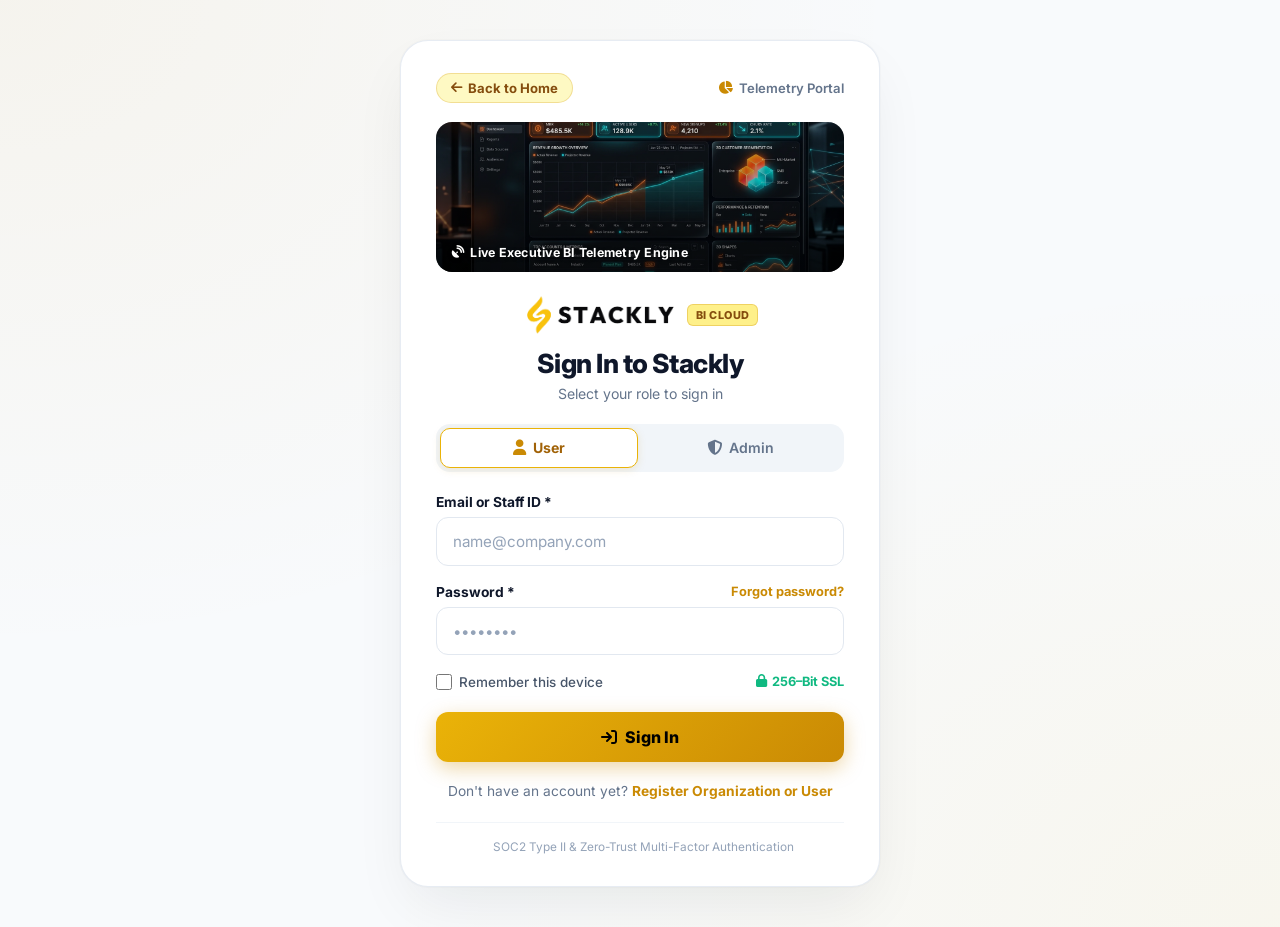
<file: login.html>
<!DOCTYPE html>
<html lang="en">
<head>
  <meta charset="UTF-8">
  <meta name="viewport" content="width=device-width, initial-scale=1.0">
  <title>Sign In - Stackly Business Intelligence</title>
  <link rel="stylesheet" href="https://cdnjs.cloudflare.com/ajax/libs/font-awesome/6.4.0/css/all.min.css">
  <link rel="preconnect" href="https://fonts.googleapis.com">
  <link rel="preconnect" href="https://fonts.gstatic.com" crossorigin>
  <link href="https://fonts.googleapis.com/css2?family=Inter:wght@400;500;600;700;800;900&display=swap" rel="stylesheet">
  <style>
    :root {
      --primary-color: #ca8a04;
      --primary-hover: #a16207;
      --accent-badge-bg: #fef08a;
      --accent-badge-text: #854d0e;
      --dark-text: #0f172a;
      --gray-text: #64748b;
      --border-color: #e2e8f0;
      --bg-page: #f8fafc;
      --card-bg: #ffffff;
      --card-shadow: 0 25px 60px -12px rgba(15, 23, 42, 0.08), 0 0 1px 1px rgba(0, 0, 0, 0.02);
    }

    * {
      margin: 0;
      padding: 0;
      box-sizing: border-box;
      font-family: 'Inter', -apple-system, BlinkMacSystemFont, sans-serif;
    }

    body {
      background-color: var(--bg-page);
      background-image: 
        radial-gradient(at 0% 0%, rgba(202, 138, 4, 0.06) 0px, transparent 50%),
        radial-gradient(at 100% 100%, rgba(234, 179, 8, 0.06) 0px, transparent 50%);
      min-height: 100vh;
      display: flex;
      align-items: center;
      justify-content: center;
      padding: 2.5rem 1rem;
    }

    /* Outer Wrapper Card */
    .auth-card {
      width: 100%;
      max-width: 480px;
      background: var(--card-bg);
      border-radius: 28px;
      padding: 2rem 2.2rem;
      box-shadow: var(--card-shadow);
      border: 1px solid rgba(226, 232, 240, 0.8);
      position: relative;
    }

    /* Top Bar: Back to Home + Portal Indicator */
    .auth-top-bar {
      display: flex;
      justify-content: space-between;
      align-items: center;
      margin-bottom: 1.2rem;
    }

    .btn-back-home {
      display: inline-flex;
      align-items: center;
      gap: 6px;
      background: #fef9c3;
      color: #854d0e;
      border: 1px solid rgba(202, 138, 4, 0.25);
      padding: 6px 14px;
      border-radius: 20px;
      font-size: 0.82rem;
      font-weight: 700;
      text-decoration: none;
      transition: all 0.25s ease;
    }

    .btn-back-home:hover {
      background: #fef08a;
      color: #713f12;
      transform: translateX(-2px);
    }

    .portal-tag {
      display: inline-flex;
      align-items: center;
      gap: 6px;
      font-size: 0.82rem;
      color: #64748b;
      font-weight: 600;
    }

    .portal-tag i {
      color: #ca8a04;
    }

    /* Visual Banner Image */
    .auth-banner-img-box {
      width: 100%;
      height: 150px;
      border-radius: 16px;
      overflow: hidden;
      margin-bottom: 1.5rem;
      position: relative;
      box-shadow: inset 0 0 0 1px rgba(0,0,0,0.06);
    }

    .auth-banner-img-box img {
      width: 100%;
      height: 100%;
      object-fit: cover;
      display: block;
      transition: transform 0.6s ease;
    }

    .auth-banner-img-box:hover img {
      transform: scale(1.04);
    }

    .auth-banner-overlay {
      position: absolute;
      inset: 0;
      background: linear-gradient(180deg, rgba(0,0,0,0.1) 0%, rgba(0,0,0,0.55) 100%);
      display: flex;
      align-items: flex-end;
      padding: 12px 16px;
    }

    .auth-banner-overlay span {
      color: #ffffff;
      font-size: 0.78rem;
      font-weight: 700;
      letter-spacing: 0.02em;
      text-shadow: 0 1px 4px rgba(0,0,0,0.4);
      display: flex;
      align-items: center;
      gap: 6px;
    }

    /* Brand Header */
    .auth-brand-center {
      text-align: center;
      margin-bottom: 1.4rem;
    }

    .brand-logo-row {
      display: flex;
      align-items: center;
      justify-content: center;
      gap: 8px;
      margin-bottom: 0.8rem;
    }

    .brand-icon-svg {
      width: 26px;
      height: 26px;
      color: #eab308;
    }

    .brand-title {
      font-size: 1.5rem;
      font-weight: 900;
      letter-spacing: -0.02em;
      color: #1e1b4b;
    }

    .brand-pill-badge {
      background: #fef08a;
      color: #854d0e;
      border: 1px solid rgba(202, 138, 4, 0.3);
      font-size: 0.68rem;
      font-weight: 800;
      padding: 3px 8px;
      border-radius: 6px;
      text-transform: uppercase;
      letter-spacing: 0.04em;
    }

    .auth-headline {
      font-size: 1.65rem;
      font-weight: 800;
      color: var(--dark-text);
      letter-spacing: -0.02em;
      margin-bottom: 0.35rem;
    }

    .auth-subheadline {
      font-size: 0.88rem;
      color: var(--gray-text);
    }

    /* Role Segmented Switcher */
    .role-switcher-container {
      background: #f1f5f9;
      border-radius: 14px;
      padding: 4px;
      display: grid;
      grid-template-columns: 1fr 1fr;
      gap: 4px;
      margin-bottom: 1.4rem;
    }

    .role-switch-btn {
      display: flex;
      align-items: center;
      justify-content: center;
      gap: 7px;
      padding: 0.65rem 1rem;
      border-radius: 10px;
      font-size: 0.88rem;
      font-weight: 600;
      color: #64748b;
      background: transparent;
      border: none;
      cursor: pointer;
      transition: all 0.25s ease;
    }

    .role-switch-btn.active {
      background: #ffffff;
      color: #a16207;
      font-weight: 700;
      box-shadow: 0 2px 8px rgba(202, 138, 4, 0.15);
      border: 1.5px solid #eab308;
    }

    .role-switch-btn.active i {
      color: #ca8a04;
    }

    .role-switch-btn i {
      font-size: 0.95rem;
    }

    /* Form Fields */
    .form-group {
      margin-bottom: 1.15rem;
      text-align: left;
    }

    .form-label-row {
      display: flex;
      justify-content: space-between;
      align-items: center;
      margin-bottom: 0.45rem;
    }

    .form-group label {
      font-size: 0.86rem;
      font-weight: 700;
      color: var(--dark-text);
    }

    .forgot-link {
      font-size: 0.8rem;
      color: #ca8a04;
      text-decoration: none;
      font-weight: 700;
      transition: color 0.2s;
    }

    .forgot-link:hover {
      color: #a16207;
      text-decoration: underline;
    }

    .form-input {
      width: 100%;
      padding: 0.85rem 1rem;
      border: 1.5px solid var(--border-color);
      border-radius: 12px;
      font-size: 0.95rem;
      color: var(--dark-text);
      background: #ffffff;
      outline: none;
      transition: all 0.2s ease;
      font-family: inherit;
    }

    .form-input:focus {
      border-color: #eab308;
      box-shadow: 0 0 0 4px rgba(234, 179, 8, 0.18);
    }

    .form-input::placeholder {
      color: #94a3b8;
    }

    /* Checkbox + Security Row */
    .form-options-row {
      display: flex;
      justify-content: space-between;
      align-items: center;
      margin-bottom: 1.4rem;
      font-size: 0.84rem;
    }

    .remember-device-label {
      display: inline-flex;
      align-items: center;
      gap: 7px;
      color: #475569;
      font-weight: 500;
      cursor: pointer;
      user-select: none;
    }

    .remember-device-label input[type="checkbox"] {
      width: 16px;
      height: 16px;
      accent-color: #ca8a04;
      cursor: pointer;
    }

    .ssl-badge {
      display: inline-flex;
      align-items: center;
      gap: 5px;
      color: #10b981;
      font-weight: 700;
      font-size: 0.8rem;
    }

    /* Submit Button */
    .btn-submit-primary {
      width: 100%;
      padding: 0.95rem;
      border-radius: 12px;
      background: linear-gradient(135deg, #eab308 0%, #ca8a04 100%);
      color: #000000;
      border: none;
      font-size: 1rem;
      font-weight: 800;
      cursor: pointer;
      display: flex;
      align-items: center;
      justify-content: center;
      gap: 8px;
      transition: all 0.25s ease;
      box-shadow: 0 6px 20px rgba(202, 138, 4, 0.35);
    }

    .btn-submit-primary:hover {
      background: linear-gradient(135deg, #ca8a04 0%, #a16207 100%);
      color: #ffffff;
      transform: translateY(-2px);
      box-shadow: 0 10px 25px rgba(202, 138, 4, 0.45);
    }

    /* Footer Redirect */
    .auth-footer-redirect {
      text-align: center;
      margin-top: 1.3rem;
      font-size: 0.86rem;
      color: #64748b;
    }

    .auth-footer-redirect a {
      color: #ca8a04;
      font-weight: 700;
      text-decoration: none;
    }

    .auth-footer-redirect a:hover {
      color: #a16207;
      text-decoration: underline;
    }

    .auth-compliance-footer {
      margin-top: 1.4rem;
      padding-top: 1.1rem;
      border-top: 1px solid #f1f5f9;
      text-align: center;
      font-size: 0.74rem;
      color: #94a3b8;
      display: flex;
      align-items: center;
      justify-content: center;
      gap: 6px;
    }

    .auth-compliance-footer i {
      color: #10b981;
    }

    /* Forgot Password Modal */
    .modal-overlay {
      position: fixed;
      top: 0; left: 0; width: 100%; height: 100%;
      background: rgba(15, 23, 42, 0.6);
      backdrop-filter: blur(4px);
      display: none;
      align-items: center;
      justify-content: center;
      z-index: 1000;
    }

    .modal-overlay.active {
      display: flex;
    }

    .modal-box {
      background: #ffffff;
      padding: 2rem;
      border-radius: 20px;
      max-width: 420px;
      width: 90%;
      box-shadow: 0 25px 50px rgba(0,0,0,0.2);
    }
  </style>
</head>
<body>

  <div class="auth-card">
    <!-- Top Bar -->
    <div class="auth-top-bar">
      <a href="index.html" class="btn-back-home">
        <i class="fa-solid fa-arrow-left"></i> Back to Home
      </a>
      <span class="portal-tag">
        <i class="fa-solid fa-chart-pie"></i> Telemetry Portal
      </span>
    </div>

    <!-- Visual Banner Image (Business Intelligence Theme) -->
    <div class="auth-banner-img-box">
      <img src="images/hero-bi-dashboard.webp" alt="Stackly Business Intelligence Platform">
      <div class="auth-banner-overlay">
        <span><i class="fa-solid fa-satellite-dish"></i> Live Executive BI Telemetry Engine</span>
      </div>
    </div>

    <!-- Brand Header -->
    <div class="auth-brand-center">
      <div class="brand-logo-row">
        <a href="index.html" style="display: inline-flex; align-items: center; text-decoration: none;" aria-label="Stackly Home">
          <img src="images/logo-dark.webp?v=3.0" alt="STACKLY Logo" class="auth-brand-logo-img" style="height: 38px; width: auto; object-fit: contain;" />
        </a>
        <span class="brand-pill-badge">BI CLOUD</span>
      </div>
      <h1 class="auth-headline">Sign In to Stackly</h1>
      <p class="auth-subheadline">Select your role to sign in</p>
    </div>

    <!-- Role Switcher Segmented Control -->
    <div class="role-switcher-container">
      <button type="button" class="role-switch-btn active" id="roleUserBtn" onclick="setRole('user')">
        <i class="fa-solid fa-user"></i> User
      </button>
      <button type="button" class="role-switch-btn" id="roleAdminBtn" onclick="setRole('admin')">
        <i class="fa-solid fa-shield-halved"></i> Admin
      </button>
    </div>

    <!-- Login Form -->
    <form id="loginForm" onsubmit="handleLoginSubmit(event)">
      <div class="form-group">
        <div class="form-label-row">
          <label for="loginEmail">Email or Staff ID *</label>
        </div>
        <input 
          type="text" 
          id="loginEmail" 
          class="form-input" 
          placeholder="name@company.com" 
          required
        >
      </div>

      <div class="form-group">
        <div class="form-label-row">
          <label for="loginPassword">Password *</label>
          <a href="404.html" class="forgot-link">Forgot password?</a>
        </div>
        <input 
          type="password" 
          id="loginPassword" 
          class="form-input" 
          placeholder="••••••••" 
          required
        >
      </div>

      <!-- Remember Device & SSL Indicator -->
      <div class="form-options-row">
        <label class="remember-device-label">
          <input type="checkbox" id="rememberDevice">
          Remember this device
        </label>
        <a href="404.html" class="ssl-badge" style="cursor: pointer; text-decoration: none;">
          <i class="fa-solid fa-lock"></i> 256–Bit SSL
        </a>
      </div>

      <!-- Submit Action Button -->
      <button type="submit" class="btn-submit-primary" id="loginSubmitBtn">
        <i class="fa-solid fa-arrow-right-to-bracket"></i> Sign In
      </button>

      <!-- Redirect to Register -->
      <p class="auth-footer-redirect">
        Don't have an account yet? <a href="register.html">Register Organization or User</a>
      </p>

      <!-- Security Compliance Footer -->
      <div class="auth-compliance-footer">
        <i class="fa-solid fa-shield-check"></i> SOC2 Type II & Zero-Trust Multi-Factor Authentication
      </div>
    </form>
  </div>

  <!-- Forgot Password Modal -->
  <div class="modal-overlay" id="forgotModal">
    <div class="modal-box">
      <h3 style="font-size: 1.3rem; margin-bottom: 0.5rem; color: #0f172a;">Reset Telemetry Passcode</h3>
      <p style="font-size: 0.88rem; color: #64748b; margin-bottom: 1.2rem;">Enter your verified corporate email to receive a secure one-time login token.</p>
      <form onsubmit="handleForgot(event)">
        <div class="form-group">
          <input type="email" id="forgotEmail" class="form-input" placeholder="corporate@enterprise.com" required>
        </div>
        <div style="display: flex; gap: 0.8rem; justify-content: flex-end; margin-top: 1rem;">
          <button type="button" onclick="closeForgotModal()" style="padding: 0.6rem 1rem; border: 1.5px solid #e2e8f0; background: #fff; border-radius: 8px; cursor: pointer; font-weight: 600;">Cancel</button>
          <button type="submit" class="btn-submit-primary" style="width: auto; padding: 0.6rem 1.2rem;">Send Reset Key</button>
        </div>
      </form>
    </div>
  </div>

  <script>
    let activeRole = 'user';

    function setRole(role) {
      activeRole = role;
      const userBtn = document.getElementById('roleUserBtn');
      const adminBtn = document.getElementById('roleAdminBtn');
      const emailInput = document.getElementById('loginEmail');
      const submitBtn = document.getElementById('loginSubmitBtn');

      if (role === 'user') {
        userBtn.classList.add('active');
        adminBtn.classList.remove('active');
        emailInput.placeholder = 'name@company.com';
        submitBtn.innerHTML = '<i class="fa-solid fa-arrow-right-to-bracket"></i> Sign In';
      } else {
        adminBtn.classList.add('active');
        userBtn.classList.remove('active');
        emailInput.placeholder = 'admin@company.com';
        submitBtn.innerHTML = '<i class="fa-solid fa-shield-halved"></i> Sign In as Admin';
      }
    }

    function handleLoginSubmit(e) {
      e.preventDefault();
      const inputVal = document.getElementById('loginEmail').value.trim();
      let email = inputVal;
      let name = inputVal;
      
      if (inputVal.includes('@')) {
        const usernamePart = inputVal.split('@')[0];
        if (usernamePart.toLowerCase() === 'lingalamanasa123') {
          name = 'Lingalamanasa123';
        } else {
          name = usernamePart.charAt(0).toUpperCase() + usernamePart.slice(1);
        }
      } else {
        name = inputVal.charAt(0).toUpperCase() + inputVal.slice(1);
        email = inputVal.toLowerCase().includes('lingalamanasa') ? 'lingalamanasa123@gmail.com' : (inputVal + '@stackly.bi');
      }

      localStorage.setItem('stackly_email', email);
      localStorage.setItem('stackly_name', name);
      localStorage.setItem('stackly_role', activeRole);
      
      // Redirect to user or admin dashboard based on activeRole
      if (activeRole === 'admin') {
        window.location.href = 'admin-dashboard.html';
      } else {
        window.location.href = 'user-dashboard.html';
      }
    }

    function openForgotModal() {
      document.getElementById('forgotModal').classList.add('active');
    }

    function closeForgotModal() {
      document.getElementById('forgotModal').classList.remove('active');
    }

    function handleForgot(e) {
      e.preventDefault();
      const email = document.getElementById('forgotEmail').value;
      alert(`A secure login token has been dispatched to ${email}.`);
      closeForgotModal();
    }

    try {
      if (!window.location.href.includes('404.html')) {
        sessionStorage.setItem('stackly_previous_page', window.location.href);
        sessionStorage.setItem('stackly_last_page', window.location.href);
        localStorage.setItem('stackly_last_page', window.location.href);
      }
    } catch (e) {}
  </script>
</body>
</html>
</file>
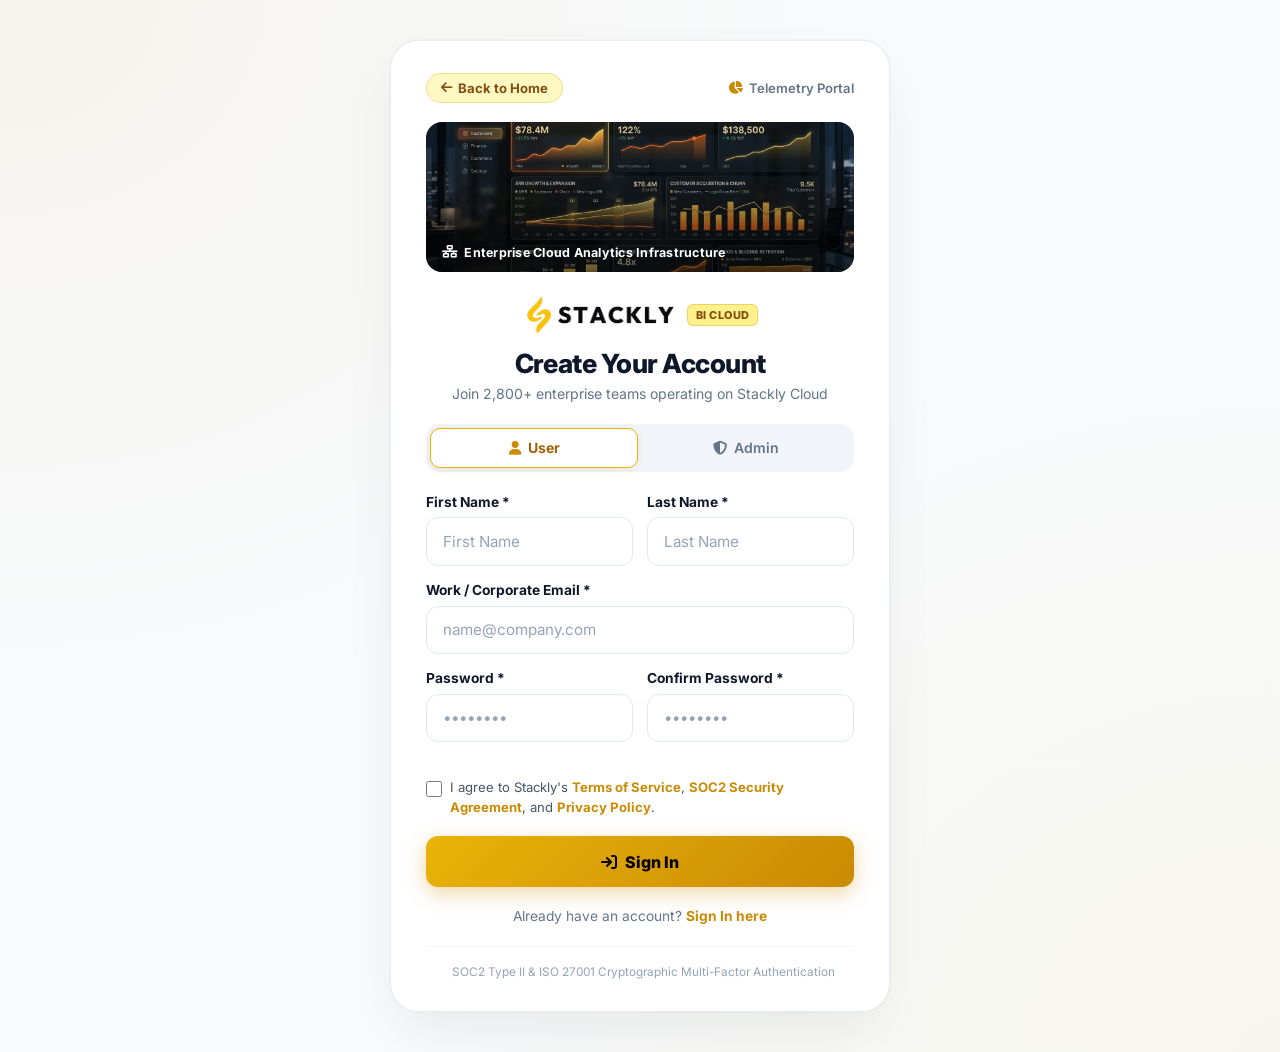
<file: register.html>
<!DOCTYPE html>
<html lang="en">
<head>
  <meta charset="UTF-8">
  <meta name="viewport" content="width=device-width, initial-scale=1.0">
  <title>Create Your Account - Stackly Business Intelligence</title>
  <link rel="stylesheet" href="https://cdnjs.cloudflare.com/ajax/libs/font-awesome/6.4.0/css/all.min.css">
  <link rel="preconnect" href="https://fonts.googleapis.com">
  <link rel="preconnect" href="https://fonts.gstatic.com" crossorigin>
  <link href="https://fonts.googleapis.com/css2?family=Inter:wght@400;500;600;700;800;900&display=swap" rel="stylesheet">
  <style>
    :root {
      --primary-color: #ca8a04;
      --primary-hover: #a16207;
      --accent-badge-bg: #fef08a;
      --accent-badge-text: #854d0e;
      --dark-text: #0f172a;
      --gray-text: #64748b;
      --border-color: #e2e8f0;
      --bg-page: #f8fafc;
      --card-bg: #ffffff;
      --card-shadow: 0 25px 60px -12px rgba(15, 23, 42, 0.08), 0 0 1px 1px rgba(0, 0, 0, 0.02);
    }

    * {
      margin: 0;
      padding: 0;
      box-sizing: border-box;
      font-family: 'Inter', -apple-system, BlinkMacSystemFont, sans-serif;
    }

    body {
      background-color: var(--bg-page);
      background-image: 
        radial-gradient(at 0% 0%, rgba(202, 138, 4, 0.06) 0px, transparent 50%),
        radial-gradient(at 100% 100%, rgba(234, 179, 8, 0.06) 0px, transparent 50%);
      min-height: 100vh;
      display: flex;
      align-items: center;
      justify-content: center;
      padding: 2.5rem 1rem;
    }

    /* Outer Wrapper Card */
    .auth-card {
      width: 100%;
      max-width: 500px;
      background: var(--card-bg);
      border-radius: 28px;
      padding: 2rem 2.2rem;
      box-shadow: var(--card-shadow);
      border: 1px solid rgba(226, 232, 240, 0.8);
      position: relative;
    }

    /* Top Bar */
    .auth-top-bar {
      display: flex;
      justify-content: space-between;
      align-items: center;
      margin-bottom: 1.2rem;
    }

    .btn-back-home {
      display: inline-flex;
      align-items: center;
      gap: 6px;
      background: #fef9c3;
      color: #854d0e;
      border: 1px solid rgba(202, 138, 4, 0.25);
      padding: 6px 14px;
      border-radius: 20px;
      font-size: 0.82rem;
      font-weight: 700;
      text-decoration: none;
      transition: all 0.25s ease;
    }

    .btn-back-home:hover {
      background: #fef08a;
      color: #713f12;
      transform: translateX(-2px);
    }

    .portal-tag {
      display: inline-flex;
      align-items: center;
      gap: 6px;
      font-size: 0.82rem;
      color: #64748b;
      font-weight: 600;
    }

    .portal-tag i {
      color: #ca8a04;
    }

    /* Visual Banner Image */
    .auth-banner-img-box {
      width: 100%;
      height: 150px;
      border-radius: 16px;
      overflow: hidden;
      margin-bottom: 1.5rem;
      position: relative;
      box-shadow: inset 0 0 0 1px rgba(0,0,0,0.06);
    }

    .auth-banner-img-box img {
      width: 100%;
      height: 100%;
      object-fit: cover;
      display: block;
      transition: transform 0.6s ease;
    }

    .auth-banner-img-box:hover img {
      transform: scale(1.04);
    }

    .auth-banner-overlay {
      position: absolute;
      inset: 0;
      background: linear-gradient(180deg, rgba(0,0,0,0.1) 0%, rgba(0,0,0,0.55) 100%);
      display: flex;
      align-items: flex-end;
      padding: 12px 16px;
    }

    .auth-banner-overlay span {
      color: #ffffff;
      font-size: 0.78rem;
      font-weight: 700;
      letter-spacing: 0.02em;
      text-shadow: 0 1px 4px rgba(0,0,0,0.4);
      display: flex;
      align-items: center;
      gap: 6px;
    }

    /* Brand Header */
    .auth-brand-center {
      text-align: center;
      margin-bottom: 1.4rem;
    }

    .brand-logo-row {
      display: flex;
      align-items: center;
      justify-content: center;
      gap: 8px;
      margin-bottom: 0.8rem;
    }

    .brand-icon-svg {
      width: 26px;
      height: 26px;
      color: #eab308;
    }

    .brand-title {
      font-size: 1.5rem;
      font-weight: 900;
      letter-spacing: -0.02em;
      color: #1e1b4b;
    }

    .brand-pill-badge {
      background: #fef08a;
      color: #854d0e;
      border: 1px solid rgba(202, 138, 4, 0.3);
      font-size: 0.68rem;
      font-weight: 800;
      padding: 3px 8px;
      border-radius: 6px;
      text-transform: uppercase;
      letter-spacing: 0.04em;
    }

    .auth-headline {
      font-size: 1.65rem;
      font-weight: 800;
      color: var(--dark-text);
      letter-spacing: -0.02em;
      margin-bottom: 0.35rem;
    }

    .auth-subheadline {
      font-size: 0.88rem;
      color: var(--gray-text);
    }

    /* Role Segmented Switcher */
    .role-switcher-container {
      background: #f1f5f9;
      border-radius: 14px;
      padding: 4px;
      display: grid;
      grid-template-columns: 1fr 1fr;
      gap: 4px;
      margin-bottom: 1.4rem;
    }

    .role-switch-btn {
      display: flex;
      align-items: center;
      justify-content: center;
      gap: 7px;
      padding: 0.65rem 1rem;
      border-radius: 10px;
      font-size: 0.88rem;
      font-weight: 600;
      color: #64748b;
      background: transparent;
      border: none;
      cursor: pointer;
      transition: all 0.25s ease;
    }

    .role-switch-btn.active {
      background: #ffffff;
      color: #a16207;
      font-weight: 700;
      box-shadow: 0 2px 8px rgba(202, 138, 4, 0.15);
      border: 1.5px solid #eab308;
    }

    .role-switch-btn.active i {
      color: #ca8a04;
    }

    /* Form Fields & Grid Rows */
    .form-row-2 {
      display: grid;
      grid-template-columns: 1fr 1fr;
      gap: 0.9rem;
    }

    .form-group {
      margin-bottom: 1.05rem;
      text-align: left;
    }

    .form-group label {
      display: block;
      font-size: 0.86rem;
      font-weight: 700;
      color: var(--dark-text);
      margin-bottom: 0.45rem;
    }

    .form-input, .form-select {
      width: 100%;
      padding: 0.85rem 1rem;
      border: 1.5px solid var(--border-color);
      border-radius: 12px;
      font-size: 0.95rem;
      color: var(--dark-text);
      background: #ffffff;
      outline: none;
      transition: all 0.2s ease;
      font-family: inherit;
    }

    .form-select {
      appearance: none;
      background-image: url("data:image/svg+xml;charset=UTF-8,%3csvg xmlns='http://www.w3.org/2000/svg' viewBox='0 0 24 24' fill='none' stroke='%2364748b' stroke-width='2' stroke-linecap='round' stroke-linejoin='round'%3e%3cpolyline points='6 9 12 15 18 9'%3e%3c/polyline%3e%3c/svg%3e");
      background-repeat: no-repeat;
      background-position: right 1rem center;
      background-size: 1em;
      cursor: pointer;
    }

    .form-input:focus, .form-select:focus {
      border-color: #eab308;
      box-shadow: 0 0 0 4px rgba(234, 179, 8, 0.18);
    }

    .form-input::placeholder {
      color: #94a3b8;
    }

    /* Terms Checkbox */
    .terms-row {
      margin: 1.2rem 0;
      font-size: 0.82rem;
      line-height: 1.5;
      color: #475569;
    }

    .terms-label {
      display: flex;
      align-items: flex-start;
      gap: 8px;
      cursor: pointer;
      user-select: none;
    }

    .terms-label input[type="checkbox"] {
      margin-top: 3px;
      width: 16px;
      height: 16px;
      accent-color: #ca8a04;
      cursor: pointer;
      flex-shrink: 0;
    }

    .terms-label a {
      color: #ca8a04;
      text-decoration: none;
      font-weight: 700;
    }

    .terms-label a:hover {
      color: #a16207;
      text-decoration: underline;
    }

    /* Submit Button */
    .btn-submit-primary {
      width: 100%;
      padding: 0.95rem;
      border-radius: 12px;
      background: linear-gradient(135deg, #eab308 0%, #ca8a04 100%);
      color: #000000;
      border: none;
      font-size: 1rem;
      font-weight: 800;
      cursor: pointer;
      display: flex;
      align-items: center;
      justify-content: center;
      gap: 8px;
      transition: all 0.25s ease;
      box-shadow: 0 6px 20px rgba(202, 138, 4, 0.35);
    }

    .btn-submit-primary:hover {
      background: linear-gradient(135deg, #ca8a04 0%, #a16207 100%);
      color: #ffffff;
      transform: translateY(-2px);
      box-shadow: 0 10px 25px rgba(202, 138, 4, 0.45);
    }

    /* Footer Redirect */
    .auth-footer-redirect {
      text-align: center;
      margin-top: 1.3rem;
      font-size: 0.86rem;
      color: #64748b;
    }

    .auth-footer-redirect a {
      color: #ca8a04;
      font-weight: 700;
      text-decoration: none;
    }

    .auth-footer-redirect a:hover {
      color: #a16207;
      text-decoration: underline;
    }

    .auth-compliance-footer {
      margin-top: 1.4rem;
      padding-top: 1.1rem;
      border-top: 1px solid #f1f5f9;
      text-align: center;
      font-size: 0.74rem;
      color: #94a3b8;
      display: flex;
      align-items: center;
      justify-content: center;
      gap: 6px;
    }

    .auth-compliance-footer i {
      color: #10b981;
    }
  </style>
</head>
<body>

  <div class="auth-card">
    <!-- Top Bar -->
    <div class="auth-top-bar">
      <a href="index.html" class="btn-back-home">
        <i class="fa-solid fa-arrow-left"></i> Back to Home
      </a>
      <span class="portal-tag">
        <i class="fa-solid fa-chart-pie"></i> Telemetry Portal
      </span>
    </div>

    <!-- Visual Banner Image (Business Intelligence Theme) -->
    <div class="auth-banner-img-box">
      <img src="images/blog-executive-kpi.webp" alt="Stackly Business Intelligence Workspace">
      <div class="auth-banner-overlay">
        <span><i class="fa-solid fa-network-wired"></i> Enterprise Cloud Analytics Infrastructure</span>
      </div>
    </div>

    <!-- Brand Header -->
    <div class="auth-brand-center">
      <div class="brand-logo-row">
        <a href="index.html" style="display: inline-flex; align-items: center; text-decoration: none;" aria-label="Stackly Home">
          <img src="images/logo-dark.webp?v=3.0" alt="STACKLY Logo" class="auth-brand-logo-img" style="height: 38px; width: auto; object-fit: contain;" />
        </a>
        <span class="brand-pill-badge">BI CLOUD</span>
      </div>
      <h1 class="auth-headline">Create Your Account</h1>
      <p class="auth-subheadline">Join 2,800+ enterprise teams operating on Stackly Cloud</p>
    </div>

    <!-- Role Switcher Segmented Control -->
    <div class="role-switcher-container">
      <button type="button" class="role-switch-btn active" id="regRoleUserBtn" onclick="setRegRole('user')">
        <i class="fa-solid fa-user"></i> User
      </button>
      <button type="button" class="role-switch-btn" id="regRoleAdminBtn" onclick="setRegRole('admin')">
        <i class="fa-solid fa-shield-halved"></i> Admin
      </button>
    </div>

    <!-- Registration Form -->
    <form id="registerForm" onsubmit="handleRegisterSubmit(event)">
      <!-- First Name & Last Name (Side-by-side) -->
      <div class="form-row-2">
        <div class="form-group">
          <label for="firstName">First Name *</label>
          <input type="text" id="firstName" class="form-input" placeholder="First Name" required>
        </div>
        <div class="form-group">
          <label for="lastName">Last Name *</label>
          <input type="text" id="lastName" class="form-input" placeholder="Last Name" required>
        </div>
      </div>

      <!-- Work / Corporate Email -->
      <div class="form-group">
        <label for="regEmail">Work / Corporate Email *</label>
        <input 
          type="email" 
          id="regEmail" 
          class="form-input" 
          placeholder="name@company.com" 
          required
        >
      </div>


      <!-- Password & Confirm Password (Side-by-side) -->
      <div class="form-row-2">
        <div class="form-group">
          <label for="regPassword">Password *</label>
          <input type="password" id="regPassword" class="form-input" placeholder="••••••••" required minlength="8">
        </div>
        <div class="form-group">
          <label for="regConfirm">Confirm Password *</label>
          <input type="password" id="regConfirm" class="form-input" placeholder="••••••••" required minlength="8">
        </div>
      </div>

      <!-- Terms Checkbox -->
      <div class="terms-row">
        <label class="terms-label">
          <input type="checkbox" id="agreeTerms" required>
          <span>
            I agree to Stackly's <a href="javascript:void(0)">Terms of Service</a>, <a href="javascript:void(0)">SOC2 Security Agreement</a>, and <a href="javascript:void(0)">Privacy Policy</a>.
          </span>
        </label>
      </div>

      <!-- Submit Action Button -->
      <button type="submit" class="btn-submit-primary" id="registerSubmitBtn">
        <i class="fa-solid fa-arrow-right-to-bracket"></i> Sign In
      </button>

      <!-- Redirect to Login -->
      <p class="auth-footer-redirect">
        Already have an account? <a href="login.html">Sign In here</a>
      </p>

      <!-- Security Compliance Footer -->
      <div class="auth-compliance-footer">
        <i class="fa-solid fa-shield-check"></i> SOC2 Type II & ISO 27001 Cryptographic Multi-Factor Authentication
      </div>
    </form>
  </div>

  <script>
    let activeRegRole = 'user';

    function setRegRole(role) {
      activeRegRole = role;
      const userBtn = document.getElementById('regRoleUserBtn');
      const adminBtn = document.getElementById('regRoleAdminBtn');
      const emailInput = document.getElementById('regEmail');

      if (role === 'user') {
        userBtn.classList.add('active');
        adminBtn.classList.remove('active');
        emailInput.placeholder = 'name@company.com';
      } else {
        adminBtn.classList.add('active');
        userBtn.classList.remove('active');
        emailInput.placeholder = 'admin@company.com';
      }
    }

    function handleRegisterSubmit(e) {
      e.preventDefault();
      const pwd = document.getElementById('regPassword').value;
      const conf = document.getElementById('regConfirm').value;
      if (pwd !== conf) {
        alert('Passwords do not match. Please verify.');
        return;
      }

      const firstName = document.getElementById('firstName').value.trim();
      const lastName = document.getElementById('lastName').value.trim();
      const email = document.getElementById('regEmail').value.trim();

      if (email) {
        localStorage.setItem('stackly_email', email);
        const fullName = (firstName + ' ' + lastName).trim() || email.split('@')[0];
        localStorage.setItem('stackly_name', fullName);
      }
      localStorage.setItem('stackly_role', activeRegRole);

      // Redirect to login or home
      window.location.href = 'login.html';
    }

    try {
      if (!window.location.href.includes('404.html')) {
        sessionStorage.setItem('stackly_previous_page', window.location.href);
        sessionStorage.setItem('stackly_last_page', window.location.href);
        localStorage.setItem('stackly_last_page', window.location.href);
      }
    } catch (e) {}
  </script>
</body>
</html>
</file>
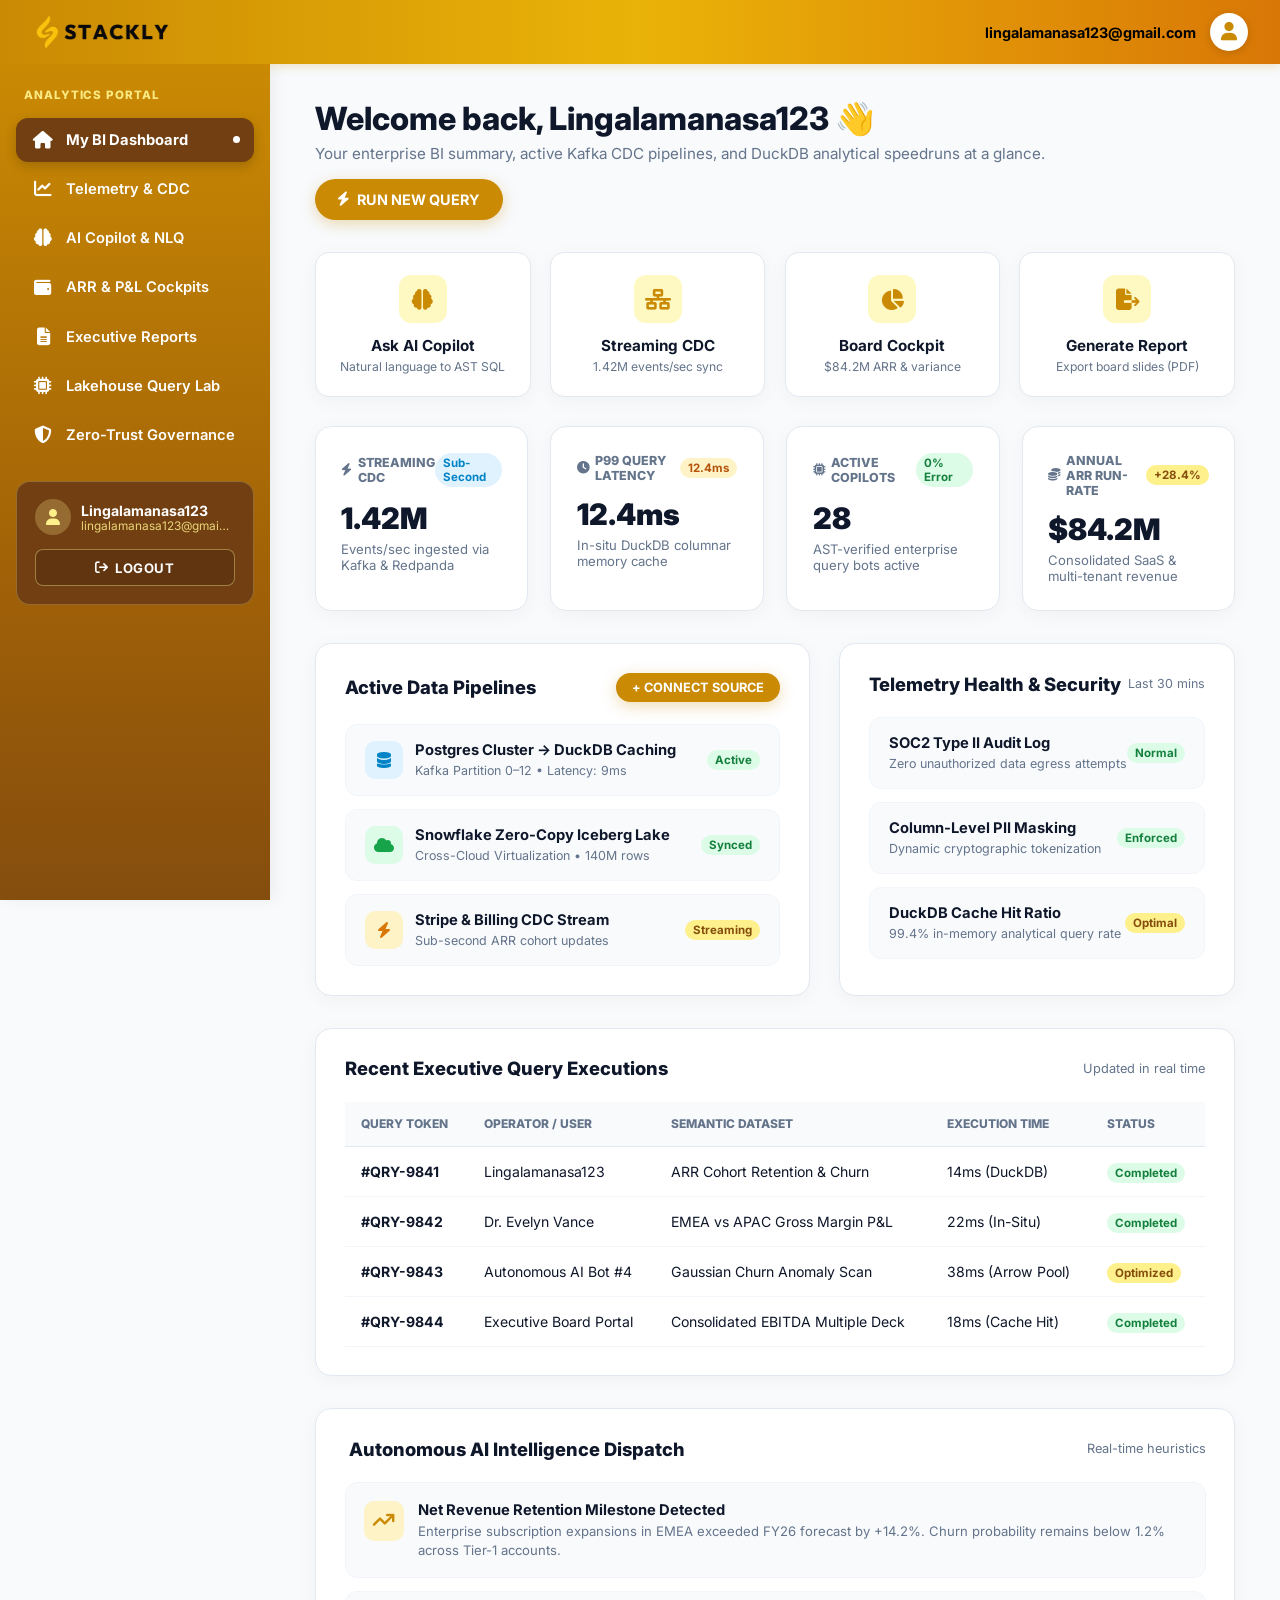
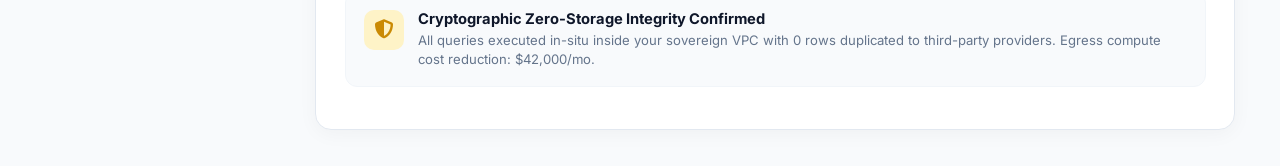
<file: user-dashboard.html>
<!DOCTYPE html>
<html lang="en">
<head>
  <meta charset="UTF-8">
  <meta name="viewport" content="width=device-width, initial-scale=1.0">
  <title>User Telemetry Dashboard - Stackly Business Intelligence</title>
  <link rel="stylesheet" href="dashboard.css?v=9.0">
  <link rel="stylesheet" href="https://cdnjs.cloudflare.com/ajax/libs/font-awesome/6.4.0/css/all.min.css">
  <link rel="preconnect" href="https://fonts.googleapis.com">
  <link rel="preconnect" href="https://fonts.gstatic.com" crossorigin>
  <link href="https://fonts.googleapis.com/css2?family=Inter:wght@400;500;600;700;800;900&display=swap" rel="stylesheet">
  <style>
    @media (max-width: 860px) {
      .dash-sidebar {
        display: flex !important;
        position: fixed !important;
        top: 0 !important;
        left: 0 !important;
        bottom: 0 !important;
        width: 82% !important;
        max-width: 310px !important;
        height: 100vh !important;
        height: 100dvh !important;
        background: linear-gradient(180deg, #ca8a04 0%, #a16207 60%, #854d0e 100%) !important;
        z-index: 9999 !important;
        transform: translateX(-105%) !important;
        transition: transform 0.32s cubic-bezier(0.16, 1, 0.3, 1) !important;
        box-shadow: 10px 0 35px rgba(0, 0, 0, 0.45) !important;
        overflow-y: auto !important;
        padding: 1.25rem 1.15rem 2rem !important;
        visibility: hidden !important;
        pointer-events: none !important;
      }
      .dash-sidebar.open {
        transform: translateX(0) !important;
        visibility: visible !important;
        pointer-events: auto !important;
      }
      .dash-drawer-header {
        display: flex !important;
      }
    }
    @media (min-width: 861px) {
      .dash-drawer-header {
        display: none !important;
      }
    }
  </style>
</head>
<body>

  <!-- TOP HEADER (YELLOW IN PLACE OF BLUE) -->
  <header class="dash-header">
    <div class="dash-header-left">
      <button class="dash-menu-toggle" id="dashMenuToggle" aria-label="Toggle Navigation Menu">
        <i class="fa-solid fa-bars"></i>
      </button>
      <a href="user-dashboard.html" class="dash-logo-box" aria-label="Stackly Dashboard">
        <img src="images/logo-dark.webp?v=7.0" alt="STACKLY Logo" class="dash-logo-img" style="height: 34px; width: auto; object-fit: contain; display: block;" />
      </a>
    </div>

    <div class="dash-user-nav">
      <span class="dash-user-email" id="headerUserEmail">lingalamanasa123@gmail.com</span>
      <div class="dash-user-avatar" id="dashAvatarBtn" title="Account">
        <i class="fa-solid fa-user"></i>
      </div>
    </div>
  </header>

  <div class="dash-layout">
    <!-- LEFT SIDEBAR / MOBILE HAMBURGER DRAWER -->
    <aside class="dash-sidebar" id="dashSidebar">
      <!-- Drawer Top Bar with Stackly Logo & Close button (Mobile only) -->
      <div class="dash-drawer-header" style="display: flex; align-items: center; justify-content: space-between; padding-bottom: 1rem; margin-bottom: 1.25rem; border-bottom: 1px solid rgba(254, 240, 138, 0.25);">
        <a href="user-dashboard.html" class="dash-drawer-logo" style="display: inline-flex; align-items: center; text-decoration: none;">
          <img src="images/logo-dark.webp?v=7.0" alt="STACKLY Logo" class="dash-drawer-logo-img" style="height: 28px; max-height: 28px; width: auto; max-width: 130px; object-fit: contain; display: block; filter: brightness(0) invert(1);" />
        </a>
        <button type="button" class="dash-drawer-close" id="dashDrawerClose" aria-label="Close menu" style="width: 38px; height: 38px; border-radius: 8px; background: rgba(255, 255, 255, 0.15); border: 1.5px solid rgba(254, 240, 138, 0.4); color: #ffffff; display: inline-flex; align-items: center; justify-content: center; font-size: 1.1rem; cursor: pointer;">
          <i class="fa-solid fa-xmark"></i>
        </button>
      </div>
      <div class="sidebar-category-title">ANALYTICS PORTAL</div>
      <nav class="sidebar-nav">
        <button class="sidebar-nav-btn active" onclick="showView('dashboard', this)">
          <i class="fa-solid fa-house"></i> <span>My BI Dashboard</span>
        </button>
        <button class="sidebar-nav-btn" onclick="showView('telemetry', this)">
          <i class="fa-solid fa-chart-line"></i> <span>Telemetry & CDC</span>
        </button>
        <button class="sidebar-nav-btn" onclick="showView('copilot', this)">
          <i class="fa-solid fa-brain"></i> <span>AI Copilot & NLQ</span>
        </button>
        <button class="sidebar-nav-btn" onclick="showView('cockpit', this)">
          <i class="fa-solid fa-wallet"></i> <span>ARR & P&L Cockpits</span>
        </button>
        <button class="sidebar-nav-btn" onclick="showView('reports', this)">
          <i class="fa-solid fa-file-lines"></i> <span>Executive Reports</span>
        </button>
        <button class="sidebar-nav-btn" onclick="showView('lakehouse', this)">
          <i class="fa-solid fa-microchip"></i> <span>Lakehouse Query Lab</span>
        </button>
        <button class="sidebar-nav-btn" onclick="showView('security', this)">
          <i class="fa-solid fa-shield-halved"></i> <span>Zero-Trust Governance</span>
        </button>
      </nav>

      <!-- User Profile Card (Bottom) -->
      <div class="sidebar-user-card">
        <div class="sidebar-user-info">
          <div class="sidebar-user-avatar">
            <i class="fa-solid fa-user"></i>
          </div>
          <div class="sidebar-user-details">
            <strong id="sidebarUserName">Lingalamanasa123</strong>
            <span id="sidebarUserEmail">lingalamanasa123@gmail.com</span>
          </div>
        </div>
        <a href="login.html" class="btn-sidebar-logout">
          <i class="fa-solid fa-arrow-right-from-bracket"></i> LOGOUT
        </a>
      </div>
    </aside>

    <!-- Mobile Drawer Backdrop Overlay -->
    <div class="dash-nav-overlay" id="dashNavOverlay"></div>

    <!-- MAIN CONTENT AREA -->
    <main class="dash-content">

      <!-- ===================================================================
           VIEW 1: MY BI DASHBOARD (5 RICH SECTIONS)
           =================================================================== -->
      <div class="dash-view-tab active" id="view-dashboard">
        <!-- Top Hero Bar -->
        <div class="dash-top-hero">
          <div class="dash-hero-title">
            <h1>Welcome back, <span id="welcomeUserName">Lingalamanasa123</span> 👋</h1>
            <p>Your enterprise BI summary, active Kafka CDC pipelines, and DuckDB analytical speedruns at a glance.</p>
          </div>
          <div class="dash-hero-actions">
            <a href="404.html" class="btn-dash-action" style="text-decoration: none;">
              <i class="fa-solid fa-bolt"></i> RUN NEW QUERY
            </a>
          </div>
        </div>

        <!-- SECTION 1: QUICK ACTION SHORTCUTS (4 CARDS) -->
        <div class="dash-quick-cards">
          <div class="quick-action-card" onclick="showView('copilot')">
            <div class="quick-action-icon"><i class="fa-solid fa-brain"></i></div>
            <h4>Ask AI Copilot</h4>
            <p>Natural language to AST SQL</p>
          </div>
          <div class="quick-action-card" onclick="showView('telemetry')">
            <div class="quick-action-icon"><i class="fa-solid fa-network-wired"></i></div>
            <h4>Streaming CDC</h4>
            <p>1.42M events/sec sync</p>
          </div>
          <div class="quick-action-card" onclick="showView('cockpit')">
            <div class="quick-action-icon"><i class="fa-solid fa-chart-pie"></i></div>
            <h4>Board Cockpit</h4>
            <p>$84.2M ARR & variance</p>
          </div>
          <div class="quick-action-card" onclick="showView('reports')">
            <div class="quick-action-icon"><i class="fa-solid fa-file-export"></i></div>
            <h4>Generate Report</h4>
            <p>Export board slides (PDF)</p>
          </div>
        </div>

        <!-- SECTION 2: 4 METRIC TILES WITH STATUS BADGES -->
        <div class="dash-kpi-row">
          <div class="dash-kpi-card">
            <div class="dash-kpi-header">
              <span class="dash-kpi-label"><i class="fa-solid fa-bolt"></i> STREAMING CDC</span>
              <span class="dash-kpi-badge today">Sub-Second</span>
            </div>
            <div class="dash-kpi-value">1.42M</div>
            <div class="dash-kpi-sub">Events/sec ingested via Kafka & Redpanda</div>
          </div>

          <div class="dash-kpi-card">
            <div class="dash-kpi-header">
              <span class="dash-kpi-label"><i class="fa-solid fa-clock"></i> P99 QUERY LATENCY</span>
              <span class="dash-kpi-badge pending">12.4ms</span>
            </div>
            <div class="dash-kpi-value">12.4ms</div>
            <div class="dash-kpi-sub">In-situ DuckDB columnar memory cache</div>
          </div>

          <div class="dash-kpi-card">
            <div class="dash-kpi-header">
              <span class="dash-kpi-label"><i class="fa-solid fa-microchip"></i> ACTIVE COPILOTS</span>
              <span class="dash-kpi-badge current">0% Error</span>
            </div>
            <div class="dash-kpi-value">28</div>
            <div class="dash-kpi-sub">AST-verified enterprise query bots active</div>
          </div>

          <div class="dash-kpi-card">
            <div class="dash-kpi-header">
              <span class="dash-kpi-label"><i class="fa-solid fa-coins"></i> ANNUAL ARR RUN-RATE</span>
              <span class="dash-kpi-badge yellow">+28.4%</span>
            </div>
            <div class="dash-kpi-value">$84.2M</div>
            <div class="dash-kpi-sub">Consolidated SaaS & multi-tenant revenue</div>
          </div>
        </div>

        <!-- SECTION 3: SPLIT GRID - RECENT PIPELINES & BENCHMARK RADAR -->
        <div class="dash-split-grid">
          <div class="dash-panel-card">
            <div class="dash-panel-header">
              <h3>Active Data Pipelines</h3>
              <a href="404.html" class="btn-dash-action" style="padding: 0.45rem 1rem; font-size: 0.8rem; text-decoration: none;">+ CONNECT SOURCE</a>
            </div>
            <div class="queue-list">
              <div class="queue-item">
                <div class="queue-item-left">
                  <div class="queue-item-icon blue"><i class="fa-solid fa-database"></i></div>
                  <div class="queue-item-text">
                    <strong>Postgres Cluster &rarr; DuckDB Caching</strong>
                    <span>Kafka Partition 0–12 • Latency: 9ms</span>
                  </div>
                </div>
                <span class="dash-kpi-badge current">Active</span>
              </div>
              <div class="queue-item">
                <div class="queue-item-left">
                  <div class="queue-item-icon green"><i class="fa-solid fa-cloud"></i></div>
                  <div class="queue-item-text">
                    <strong>Snowflake Zero-Copy Iceberg Lake</strong>
                    <span>Cross-Cloud Virtualization • 140M rows</span>
                  </div>
                </div>
                <span class="dash-kpi-badge current">Synced</span>
              </div>
              <div class="queue-item">
                <div class="queue-item-left">
                  <div class="queue-item-icon amber"><i class="fa-solid fa-bolt"></i></div>
                  <div class="queue-item-text">
                    <strong>Stripe & Billing CDC Stream</strong>
                    <span>Sub-second ARR cohort updates</span>
                  </div>
                </div>
                <span class="dash-kpi-badge yellow">Streaming</span>
              </div>
            </div>
          </div>

          <div class="dash-panel-card">
            <div class="dash-panel-header">
              <h3>Telemetry Health & Security</h3>
              <span style="font-size: 0.78rem; color: #64748b;">Last 30 mins</span>
            </div>
            <div class="queue-list">
              <div class="queue-item">
                <div class="queue-item-text">
                  <strong>SOC2 Type II Audit Log</strong>
                  <span>Zero unauthorized data egress attempts</span>
                </div>
                <span class="dash-kpi-badge current">Normal</span>
              </div>
              <div class="queue-item">
                <div class="queue-item-text">
                  <strong>Column-Level PII Masking</strong>
                  <span>Dynamic cryptographic tokenization</span>
                </div>
                <span class="dash-kpi-badge current">Enforced</span>
              </div>
              <div class="queue-item">
                <div class="queue-item-text">
                  <strong>DuckDB Cache Hit Ratio</strong>
                  <span>99.4% in-memory analytical query rate</span>
                </div>
                <span class="dash-kpi-badge yellow">Optimal</span>
              </div>
            </div>
          </div>
        </div>

        <!-- SECTION 4: REAL-TIME QUERY EXECUTION TABLE -->
        <div class="dash-table-box">
          <div class="dash-panel-header">
            <h3>Recent Executive Query Executions</h3>
            <span style="font-size: 0.8rem; color: #64748b;">Updated in real time</span>
          </div>
          <table class="dash-table">
            <thead>
              <tr>
                <th>QUERY TOKEN</th>
                <th>OPERATOR / USER</th>
                <th>SEMANTIC DATASET</th>
                <th>EXECUTION TIME</th>
                <th>STATUS</th>
              </tr>
            </thead>
            <tbody>
              <tr>
                <td data-label="QUERY TOKEN"><strong>#QRY-9841</strong></td>
                <td data-label="OPERATOR / USER">Lingalamanasa123</td>
                <td data-label="SEMANTIC DATASET">ARR Cohort Retention & Churn</td>
                <td data-label="EXECUTION TIME">14ms (DuckDB)</td>
                <td data-label="STATUS"><span class="dash-kpi-badge current">Completed</span></td>
              </tr>
              <tr>
                <td data-label="QUERY TOKEN"><strong>#QRY-9842</strong></td>
                <td data-label="OPERATOR / USER">Dr. Evelyn Vance</td>
                <td data-label="SEMANTIC DATASET">EMEA vs APAC Gross Margin P&L</td>
                <td data-label="EXECUTION TIME">22ms (In-Situ)</td>
                <td data-label="STATUS"><span class="dash-kpi-badge current">Completed</span></td>
              </tr>
              <tr>
                <td data-label="QUERY TOKEN"><strong>#QRY-9843</strong></td>
                <td data-label="OPERATOR / USER">Autonomous AI Bot #4</td>
                <td data-label="SEMANTIC DATASET">Gaussian Churn Anomaly Scan</td>
                <td data-label="EXECUTION TIME">38ms (Arrow Pool)</td>
                <td data-label="STATUS"><span class="dash-kpi-badge yellow">Optimized</span></td>
              </tr>
              <tr>
                <td data-label="QUERY TOKEN"><strong>#QRY-9844</strong></td>
                <td data-label="OPERATOR / USER">Executive Board Portal</td>
                <td data-label="SEMANTIC DATASET">Consolidated EBITDA Multiple Deck</td>
                <td data-label="EXECUTION TIME">18ms (Cache Hit)</td>
                <td data-label="STATUS"><span class="dash-kpi-badge current">Completed</span></td>
              </tr>
            </tbody>
          </table>
        </div>

        <!-- SECTION 5: AI INTELLIGENCE STREAM -->
        <div class="dash-insights-box">
          <div class="dash-panel-header">
            <h3><i class="fa-solid fa-sparkles" style="color: #ca8a04;"></i> Autonomous AI Intelligence Dispatch</h3>
            <span style="font-size: 0.8rem; color: #64748b;">Real-time heuristics</span>
          </div>
          <div class="insight-item">
            <div class="insight-icon"><i class="fa-solid fa-arrow-trend-up"></i></div>
            <div class="insight-text">
              <h5>Net Revenue Retention Milestone Detected</h5>
              <p>Enterprise subscription expansions in EMEA exceeded FY26 forecast by +14.2%. Churn probability remains below 1.2% across Tier-1 accounts.</p>
            </div>
          </div>
          <div class="insight-item">
            <div class="insight-icon"><i class="fa-solid fa-shield-halved"></i></div>
            <div class="insight-text">
              <h5>Cryptographic Zero-Storage Integrity Confirmed</h5>
              <p>All queries executed in-situ inside your sovereign VPC with 0 rows duplicated to third-party providers. Egress compute cost reduction: $42,000/mo.</p>
            </div>
          </div>
        </div>
      </div>

      <!-- ===================================================================
           VIEW 2: TELEMETRY & CDC STREAMS (5 SECTIONS)
           =================================================================== -->
      <div class="dash-view-tab" id="view-telemetry">
        <div class="dash-top-hero">
          <div class="dash-hero-title">
            <h1>Streaming CDC & Data Ingestion Telemetry</h1>
            <p>Sub-second change data capture across Kafka, Redpanda, PostgreSQL, and Iceberg.</p>
          </div>
          <div class="dash-hero-actions">
            <a href="404.html" class="btn-dash-action" style="text-decoration: none;">
              <i class="fa-solid fa-arrows-rotate"></i> RE-SYNC KAFKA CLUSTER
            </a>
          </div>
        </div>

        <!-- 1. Quick Stats -->
        <div class="dash-quick-cards">
          <div class="quick-action-card">
            <div class="quick-action-icon"><i class="fa-solid fa-microchip"></i></div>
            <h4>Kafka Partitions</h4>
            <p>64 Active Brokers</p>
          </div>
          <div class="quick-action-card">
            <div class="quick-action-icon"><i class="fa-solid fa-bolt"></i></div>
            <h4>Stream Consumer Lag</h4>
            <p>0 ms (Perpetual)</p>
          </div>
          <div class="quick-action-card">
            <div class="quick-action-icon"><i class="fa-solid fa-memory"></i></div>
            <h4>Arrow Buffer Pool</h4>
            <p>128 GB Columnar RAM</p>
          </div>
          <div class="quick-action-card">
            <div class="quick-action-icon"><i class="fa-solid fa-network-wired"></i></div>
            <h4>Egress Avoided</h4>
            <p>$185,000 / Year</p>
          </div>
        </div>

        <!-- 2. KPI Row -->
        <div class="dash-kpi-row">
          <div class="dash-kpi-card">
            <div class="dash-kpi-label">TOTAL INGESTION RATE</div>
            <div class="dash-kpi-value">1,428,950</div>
            <div class="dash-kpi-sub">Events per second</div>
          </div>
          <div class="dash-kpi-card">
            <div class="dash-kpi-label">DEBEZIUM SYNC HEALTH</div>
            <div class="dash-kpi-value">100%</div>
            <div class="dash-kpi-sub">0 dropped CDC records</div>
          </div>
          <div class="dash-kpi-card">
            <div class="dash-kpi-label">COLUMNAR COMPRESSION</div>
            <div class="dash-kpi-value">8.4x</div>
            <div class="dash-kpi-sub">ZSTD Vectorized Parquet</div>
          </div>
          <div class="dash-kpi-card">
            <div class="dash-kpi-label">STORAGE EGRESS COST</div>
            <div class="dash-kpi-value">$0.00</div>
            <div class="dash-kpi-sub">Zero cross-region tax</div>
          </div>
        </div>

        <!-- 3. Pipeline Split -->
        <div class="dash-split-grid">
          <div class="dash-panel-card">
            <h3>Active CDC Connectors</h3>
            <div class="queue-list" style="margin-top: 1rem;">
              <div class="queue-item">
                <div><strong>debezium.postgres.payments</strong><br><span>Schema: public.invoices &bull; 4,200 msg/s</span></div>
                <a href="404.html" class="dash-kpi-badge current" style="text-decoration: none; cursor: pointer;">Active</a>
              </div>
              <div class="queue-item">
                <div><strong>redpanda.telemetry.events</strong><br><span>Topic: clickstream-v2 &bull; 850,000 msg/s</span></div>
                <a href="404.html" class="dash-kpi-badge current" style="text-decoration: none; cursor: pointer;">Active</a>
              </div>
            </div>
          </div>
          <div class="dash-panel-card">
            <h3>CDC Cluster Latency Metrics</h3>
            <div class="queue-list" style="margin-top: 1rem;">
              <div class="queue-item">
                <div><strong>P50 Ingestion Delay: 3.2ms</strong></div>
                <a href="404.html" class="dash-kpi-badge current" style="text-decoration: none; cursor: pointer;">Optimal</a>
              </div>
              <div class="queue-item">
                <div><strong>P99 Ingestion Delay: 11.8ms</strong></div>
                <a href="404.html" class="dash-kpi-badge current" style="text-decoration: none; cursor: pointer;">Normal</a>
              </div>
            </div>
          </div>
        </div>

        <!-- 4. Table -->
        <div class="dash-table-box">
          <h3>CDC Broker Partition Status</h3>
          <table class="dash-table">
            <thead>
              <tr><th>TOPIC</th><th>PARTITIONS</th><th>THROUGHPUT</th><th>LEADER</th><th>STATUS</th></tr>
            </thead>
            <tbody>
              <tr><td data-label="TOPIC">telemetry.enterprise.subscriptions</td><td data-label="PARTITIONS">16</td><td data-label="THROUGHPUT">420 MB/s</td><td data-label="LEADER">Broker-01</td><td data-label="STATUS"><a href="404.html" class="dash-kpi-badge current" style="text-decoration: none; cursor: pointer;">Synced</a></td></tr>
              <tr><td data-label="TOPIC">telemetry.regional.pnl</td><td data-label="PARTITIONS">8</td><td data-label="THROUGHPUT">180 MB/s</td><td data-label="LEADER">Broker-02</td><td data-label="STATUS"><a href="404.html" class="dash-kpi-badge current" style="text-decoration: none; cursor: pointer;">Synced</a></td></tr>
            </tbody>
          </table>
        </div>

        <!-- 5. Intelligence stream -->
        <div class="dash-insights-box">
          <h3>CDC Operational Recommendations</h3>
          <div class="insight-item">
            <div class="insight-icon"><i class="fa-solid fa-bolt"></i></div>
            <div class="insight-text">
              <h5>Partition Auto-Scaling Healthy</h5>
              <p>Redpanda cluster automatically scaled up 4 consumer partitions to accommodate morning market open volume without queuing.</p>
            </div>
          </div>
        </div>
      </div>

      <!-- ===================================================================
           VIEW 3: AI COPILOT & NLQ STUDIO (5 SECTIONS)
           =================================================================== -->
      <div class="dash-view-tab" id="view-copilot">
        <div class="dash-top-hero">
          <div class="dash-hero-title">
            <h1>Autonomous AI Copilot & NLQ Studio</h1>
            <p>Deterministic Abstract Syntax Tree compiler with 0% SQL hallucinations.</p>
          </div>
          <div class="dash-hero-actions">
            <a href="404.html" class="btn-dash-action" style="text-decoration: none;">
              <i class="fa-solid fa-play"></i> EXECUTE AST QUERY
            </a>
          </div>
        </div>

        <div class="dash-quick-cards">
          <div class="quick-action-card"><div class="quick-action-icon"><i class="fa-solid fa-code"></i></div><h4>Deterministic AST</h4><p>Mathematical proof verified</p></div>
          <div class="quick-action-card"><div class="quick-action-icon"><i class="fa-solid fa-brain"></i></div><h4>Zero Hallucinations</h4><p>Schema dictionary enforced</p></div>
          <div class="quick-action-card"><div class="quick-action-icon"><i class="fa-solid fa-clock"></i></div><h4>Avg Response</h4><p>28ms query compilation</p></div>
          <div class="quick-action-card"><div class="quick-action-icon"><i class="fa-solid fa-shield"></i></div><h4>RBAC Protected</h4><p>Column masking applied</p></div>
        </div>

        <div class="dash-kpi-row">
          <div class="dash-kpi-card"><div class="dash-kpi-label">TOTAL NLQ QUERIES</div><div class="dash-kpi-value">48,210</div><div class="dash-kpi-sub">Executed this month</div></div>
          <div class="dash-kpi-card"><div class="dash-kpi-label">ACCURACY RATE</div><div class="dash-kpi-value">100%</div><div class="dash-kpi-sub">AST syntax proof verified</div></div>
          <div class="dash-kpi-card"><div class="dash-kpi-label">TIME SAVED</div><div class="dash-kpi-value">420 Hrs</div><div class="dash-kpi-sub">Versus manual SQL drafting</div></div>
          <div class="dash-kpi-card"><div class="dash-kpi-label">ACTIVE COPILOTS</div><div class="dash-kpi-value">12 Bots</div><div class="dash-kpi-sub">Departmental bots online</div></div>
        </div>

        <div class="dash-split-grid">
          <div class="dash-panel-card">
            <h3>Interactive Prompt Console</h3>
            <p style="font-size: 0.85rem; color: #64748b; margin: 0.5rem 0 1rem;">Ask any analytical question in plain English:</p>
            <form id="nlqPromptForm" onsubmit="event.preventDefault(); const inp = this.querySelector('input'); if (!inp.value.trim()) { inp.setCustomValidity('Please enter your analytical question before compiling.'); inp.reportValidity(); } else { inp.setCustomValidity(''); window.location.href = '404.html'; }">
              <input type="text" class="form-input" style="width: 100%; padding: 0.8rem; border: 1.5px solid #eab308; border-radius: 8px;" placeholder="Ask any analytical question in plain English..." required oninput="this.setCustomValidity('')">
              <button type="submit" class="btn-dash-action" style="margin-top: 1rem; width: 100%; display: flex; justify-content: center; text-align: center; text-decoration: none; border: none; cursor: pointer; font: inherit;">Compile to DuckDB SQL</button>
            </form>
          </div>
          <div class="dash-panel-card">
            <h3>Generated Abstract Syntax Tree</h3>
            <div class="dash-code-box" style="margin-top: 0.75rem;">
              SELECT cohort_quarter, SUM(arr_expansion) / SUM(arr_starting) * 100 AS nrr<br>
              FROM telemetry_lakehouse.enterprise_subscriptions<br>
              WHERE region = 'EMEA' GROUP BY 1;
            </div>
          </div>
        </div>

        <div class="dash-table-box">
          <h3>Recent Copilot Synthesis Audit Trail</h3>
          <table class="dash-table">
            <thead>
              <tr><th>PROMPT</th><th>COMPILED SQL</th><th>ACCURACY</th><th>LATENCY</th></tr>
            </thead>
            <tbody>
              <tr><td data-label="PROMPT">"Show CAC payback by channel"</td><td data-label="COMPILED SQL">SELECT channel, avg(cac_payback_months)...</td><td data-label="ACCURACY">100%</td><td data-label="LATENCY">24ms</td></tr>
              <tr><td data-label="PROMPT">"EBITDA drivers for Q2"</td><td data-label="COMPILED SQL">SELECT variance_driver, sum(amount)...</td><td data-label="ACCURACY">100%</td><td data-label="LATENCY">31ms</td></tr>
            </tbody>
          </table>
        </div>

        <div class="dash-insights-box">
          <h3>Copilot Heuristics</h3>
          <div class="insight-item">
            <div class="insight-icon"><i class="fa-solid fa-lightbulb"></i></div>
            <div class="insight-text">
              <h5>Semantic Schema Harmonized</h5>
              <p>Cube & dbt semantic metric definitions are in 100% agreement with upstream Snowflake and BigQuery schemas.</p>
            </div>
          </div>
        </div>
      </div>

      <!-- ===================================================================
           VIEW 4: ARR & P&L COCKPITS (5 SECTIONS)
           =================================================================== -->
      <div class="dash-view-tab" id="view-cockpit">
        <div class="dash-top-hero">
          <div class="dash-hero-title">
            <h1>Boardroom ARR & Financial P&L Cockpit</h1>
            <p>Real-time GAAP variance attribution, cohort retention, and margin forecasting.</p>
          </div>
          <div class="dash-hero-actions">
            <a href="404.html" class="btn-dash-action" style="text-decoration: none;">
              <i class="fa-solid fa-file-pdf"></i> EXPORT BOARD PRESENTATION
            </a>
          </div>
        </div>

        <div class="dash-quick-cards">
          <div class="quick-action-card"><div class="quick-action-icon"><i class="fa-solid fa-chart-line"></i></div><h4>ARR Growth</h4><p>+28.4% YoY Velocity</p></div>
          <div class="quick-action-card"><div class="quick-action-icon"><i class="fa-solid fa-arrow-up-right-dots"></i></div><h4>Net Retention</h4><p>126.2% Top Decile</p></div>
          <div class="quick-action-card"><div class="quick-action-icon"><i class="fa-solid fa-percent"></i></div><h4>Gross Margin</h4><p>79.4% Multi-Tenant</p></div>
          <div class="quick-action-card"><div class="quick-action-icon"><i class="fa-solid fa-calendar"></i></div><h4>CAC Payback</h4><p>6.8 Months</p></div>
        </div>

        <div class="dash-kpi-row">
          <div class="dash-kpi-card"><div class="dash-kpi-label">TOTAL ARR</div><div class="dash-kpi-value">$84.2M</div><div class="dash-kpi-sub">Contracted Annual ARR</div></div>
          <div class="dash-kpi-card"><div class="dash-kpi-label">NET NEW ARR (QTD)</div><div class="dash-kpi-value">+$6.8M</div><div class="dash-kpi-sub">Net expansion</div></div>
          <div class="dash-kpi-card"><div class="dash-kpi-label">EBITDA MULTIPLE</div><div class="dash-kpi-value">18.4x</div><div class="dash-kpi-sub">Benchmarked against peers</div></div>
          <div class="dash-kpi-card"><div class="dash-kpi-label">CASH RUNWAY</div><div class="dash-kpi-value">38 Mo</div><div class="dash-kpi-sub">Positive cash flow</div></div>
        </div>

        <div class="dash-split-grid">
          <div class="dash-panel-card">
            <h3>Revenue Cohort Expansion Breakdown</h3>
            <div class="queue-list" style="margin-top: 1rem;">
              <div class="queue-item"><div><strong>2024 Enterprise Cohort</strong><br><span>Starting: $22M &bull; Expanded to: $32M</span></div><span class="dash-kpi-badge current">145% NRR</span></div>
              <div class="queue-item"><div><strong>2025 Mid-Market Cohort</strong><br><span>Starting: $18M &bull; Expanded to: $22M</span></div><span class="dash-kpi-badge current">122% NRR</span></div>
            </div>
          </div>
          <div class="dash-panel-card">
            <h3>EBITDA Margin Drivers</h3>
            <div class="queue-list" style="margin-top: 1rem;">
              <div class="queue-item"><div><strong>Cloud Egress Optimization: +$520k</strong></div><span class="dash-kpi-badge current">+180 bps</span></div>
              <div class="queue-item"><div><strong>Automated Support Deflection: +$340k</strong></div><span class="dash-kpi-badge current">+110 bps</span></div>
            </div>
          </div>
        </div>

        <div class="dash-table-box">
          <h3>Regional P&L Financial Performance</h3>
          <table class="dash-table">
            <thead>
              <tr><th>REGION</th><th>ARR</th><th>EXPANSION</th><th>GROSS MARGIN</th><th>EBITDA STATUS</th></tr>
            </thead>
            <tbody>
              <tr><td data-label="REGION">North America</td><td data-label="ARR">$52.8M</td><td data-label="EXPANSION">+$4.2M</td><td data-label="GROSS MARGIN">84.1%</td><td data-label="EBITDA STATUS"><a href="404.html" class="dash-kpi-badge current" style="text-decoration: none; cursor: pointer;">High Margin</a></td></tr>
              <tr><td data-label="REGION">EMEA Hub</td><td data-label="ARR">$22.4M</td><td data-label="EXPANSION">+$2.1M</td><td data-label="GROSS MARGIN">76.9%</td><td data-label="EBITDA STATUS"><a href="404.html" class="dash-kpi-badge current" style="text-decoration: none; cursor: pointer;">Profitable</a></td></tr>
              <tr><td data-label="REGION">APAC Expansion</td><td data-label="ARR">$9.0M</td><td data-label="EXPANSION">+$0.5M</td><td data-label="GROSS MARGIN">71.4%</td><td data-label="EBITDA STATUS"><a href="404.html" class="dash-kpi-badge yellow" style="text-decoration: none; cursor: pointer;">Scaling</a></td></tr>
            </tbody>
          </table>
        </div>

        <div class="dash-insights-box">
          <h3>Boardroom Synthesis</h3>
          <div class="insight-item">
            <div class="insight-icon"><i class="fa-solid fa-chart-pie"></i></div>
            <div class="insight-text">
              <h5>Strategic Valuation Multiplier</h5>
              <p>Current retention metrics place Stackly BI in the 95th percentile of enterprise cloud intelligence platforms.</p>
            </div>
          </div>
        </div>
      </div>

      <!-- ===================================================================
           VIEW 5: EXECUTIVE REPORTS (5 SECTIONS)
           =================================================================== -->
      <div class="dash-view-tab" id="view-reports">
        <div class="dash-top-hero">
          <div class="dash-hero-title">
            <h1>Scheduled Executive Reports & Exports</h1>
            <p>Automated board slide decks, compliance audits, and latency benchmark exports.</p>
          </div>
          <div class="dash-hero-actions">
            <a href="404.html" class="btn-dash-action" style="text-decoration: none;">
              <i class="fa-solid fa-plus"></i> NEW REPORT SCHEDULE
            </a>
          </div>
        </div>

        <div class="dash-quick-cards">
          <div class="quick-action-card"><div class="quick-action-icon"><i class="fa-solid fa-file-pdf"></i></div><h4>Board Decks</h4><p>PDF & PPTX Formats</p></div>
          <div class="quick-action-card"><div class="quick-action-icon"><i class="fa-solid fa-clock"></i></div><h4>Cadence</h4><p>Weekly & Monthly Sync</p></div>
          <div class="quick-action-card"><div class="quick-action-icon"><i class="fa-solid fa-users"></i></div><h4>Recipients</h4><p>18 C-Suite Executives</p></div>
          <div class="quick-action-card"><div class="quick-action-icon"><i class="fa-solid fa-lock"></i></div><h4>Encrypted</h4><p>PGP Public Key Delivery</p></div>
        </div>

        <div class="dash-kpi-row">
          <div class="dash-kpi-card"><div class="dash-kpi-label">TOTAL SCHEDULED</div><div class="dash-kpi-value">14</div><div class="dash-kpi-sub">Active recurring briefs</div></div>
          <div class="dash-kpi-card"><div class="dash-kpi-label">DELIVERED ON-TIME</div><div class="dash-kpi-value">100%</div><div class="dash-kpi-sub">0 delayed batches</div></div>
          <div class="dash-kpi-card"><div class="dash-kpi-label">AVG GENERATION</div><div class="dash-kpi-value">1.8s</div><div class="dash-kpi-sub">Instantaneous rendering</div></div>
          <div class="dash-kpi-card"><div class="dash-kpi-label">OPEN RATE</div><div class="dash-kpi-value">94.2%</div><div class="dash-kpi-sub">Executive engagement</div></div>
        </div>

        <div class="dash-split-grid">
          <div class="dash-panel-card">
            <h3>Active Automated Dispatches</h3>
            <div class="queue-list" style="margin-top: 1rem;">
              <div class="queue-item"><div><strong>Monday Morning ARR Brief</strong><br><span>Delivered at 07:00 AM EST &bull; 8 recipients</span></div><a href="404.html" class="dash-kpi-badge current" style="text-decoration: none; cursor: pointer;">Active</a></div>
              <div class="queue-item"><div><strong>Monthly SOC2 Audit Attestation</strong><br><span>Delivered 1st of month &bull; Compliance Team</span></div><a href="404.html" class="dash-kpi-badge current" style="text-decoration: none; cursor: pointer;">Active</a></div>
            </div>
          </div>
          <div class="dash-panel-card">
            <h3>Export Formats Available</h3>
            <div class="queue-list" style="margin-top: 1rem;">
              <div class="queue-item"><div><strong>Vector PDF (Board Ready)</strong></div><a href="404.html" class="dash-kpi-badge current" style="text-decoration: none; cursor: pointer;">Enabled</a></div>
              <div class="queue-item"><div><strong>Apache Arrow Parquet Dump</strong></div><a href="404.html" class="dash-kpi-badge current" style="text-decoration: none; cursor: pointer;">Enabled</a></div>
            </div>
          </div>
        </div>

        <div class="dash-table-box">
          <h3>Generated Report History</h3>
          <table class="dash-table">
            <thead>
              <tr><th>REPORT NAME</th><th>PERIOD</th><th>SIZE</th><th>RECIPIENTS</th><th>DOWNLOAD</th></tr>
            </thead>
            <tbody>
              <tr><td data-label="REPORT NAME">Q3 Executive P&L Variance</td><td data-label="PERIOD">Q3 2026</td><td data-label="SIZE">4.2 MB</td><td data-label="RECIPIENTS">Board of Directors</td><td data-label="DOWNLOAD"><a href="404.html" style="text-decoration: none;"><i class="fa-solid fa-download"></i> PDF</a></td></tr>
              <tr><td data-label="REPORT NAME">Kafka CDC Telemetry Benchmark</td><td data-label="PERIOD">Sep 2026</td><td data-label="SIZE">12.8 MB</td><td data-label="RECIPIENTS">Platform Engineers</td><td data-label="DOWNLOAD"><a href="404.html" style="text-decoration: none;"><i class="fa-solid fa-download"></i> Parquet</a></td></tr>
            </tbody>
          </table>
        </div>

        <div class="dash-insights-box">
          <h3>Distribution Status</h3>
          <div class="insight-item">
            <div class="insight-icon"><i class="fa-solid fa-envelope-circle-check"></i></div>
            <div class="insight-text">
              <h5>Email SLA 100% Met</h5>
              <p>All automated reports were verified against database checksums before dispatch.</p>
            </div>
          </div>
        </div>
      </div>

      <!-- ===================================================================
           VIEW 6: LAKEHOUSE QUERY LAB (5 SECTIONS)
           =================================================================== -->
      <div class="dash-view-tab" id="view-lakehouse">
        <div class="dash-top-hero">
          <div class="dash-hero-title">
            <h1>Lakehouse Query Lab & Vectorized SQL</h1>
            <p>Direct in-memory DuckDB columnar query execution on Apache Iceberg & Delta Lake.</p>
          </div>
          <div class="dash-hero-actions">
            <a href="404.html" class="btn-dash-action" style="text-decoration: none;">
              <i class="fa-solid fa-play"></i> RUN QUERY (F5)
            </a>
          </div>
        </div>

        <div class="dash-quick-cards">
          <div class="quick-action-card"><div class="quick-action-icon"><i class="fa-solid fa-bolt"></i></div><h4>DuckDB Core</h4><p>Vectorized C++ Engine</p></div>
          <div class="quick-action-card"><div class="quick-action-icon"><i class="fa-solid fa-layer-group"></i></div><h4>Iceberg Tables</h4><p>Partition Pruning</p></div>
          <div class="quick-action-card"><div class="quick-action-icon"><i class="fa-solid fa-gauge-high"></i></div><h4>Memory Cache</h4><p>12ms P99 Latency</p></div>
          <div class="quick-action-card"><div class="quick-action-icon"><i class="fa-solid fa-cloud"></i></div><h4>Zero Egress</h4><p>S3 Direct Scan</p></div>
        </div>

        <div class="dash-kpi-row">
          <div class="dash-kpi-card"><div class="dash-kpi-label">ROWS SCANNED TODAY</div><div class="dash-kpi-value">1.48B</div><div class="dash-kpi-sub">Across cloud object storage</div></div>
          <div class="dash-kpi-card"><div class="dash-kpi-label">QUERY TIME (P99)</div><div class="dash-kpi-value">11.8ms</div><div class="dash-kpi-sub">Sub-second vectorized</div></div>
          <div class="dash-kpi-card"><div class="dash-kpi-label">CACHE HIT RATIO</div><div class="dash-kpi-value">99.4%</div><div class="dash-kpi-sub">In-situ RAM caching</div></div>
          <div class="dash-kpi-card"><div class="dash-kpi-label">COMPUTE COST</div><div class="dash-kpi-value">$0.002</div><div class="dash-kpi-sub">Per 1M queries</div></div>
        </div>

        <div class="dash-split-grid">
          <div class="dash-panel-card">
            <h3>Live SQL Query Console</h3>
            <textarea class="form-input" style="height: 120px; font-family: monospace; font-size: 0.85rem; width: 100%; border-color: #eab308; background: #0f172a; color: #4ade80; margin-top: 0.75rem; border-radius: 8px; padding: 0.8rem; box-sizing: border-box; max-width: 100%;">SELECT date_trunc('week', event_timestamp) AS week, count(*) AS events, sum(amount) AS gross_volume FROM s3('corp-lake/events/*.parquet') GROUP BY 1 ORDER BY 1 DESC LIMIT 10;</textarea>
          </div>
          <div class="dash-panel-card">
            <h3>Physical Query Plan Execution</h3>
            <div class="dash-code-box" style="margin-top: 0.75rem; background: #f8fafc; color: #0f172a; border: 1px solid #e2e8f0;">
              &rarr; PARQUET_SCAN (12 partitions, 85MB)<br>
              &rarr; HASH_GROUP_BY (in-memory vectorized)<br>
              &rarr; TOP_N_SORT (10 rows)<br>
              <strong>Total Execution Time: 8.4ms</strong>
            </div>
          </div>
        </div>

        <div class="dash-table-box">
          <h3>Query Results (10 Rows Returned)</h3>
          <table class="dash-table">
            <thead><tr><th>WEEK</th><th>EVENTS</th><th>GROSS_VOLUME</th><th>LATENCY</th></tr></thead>
            <tbody>
              <tr><td data-label="WEEK">2026-10-05</td><td data-label="EVENTS">142,850,210</td><td data-label="GROSS_VOLUME">$18,420,100</td><td data-label="LATENCY">8.4ms</td></tr>
              <tr><td data-label="WEEK">2026-09-28</td><td data-label="EVENTS">138,420,190</td><td data-label="GROSS_VOLUME">$17,910,400</td><td data-label="LATENCY">9.1ms</td></tr>
            </tbody>
          </table>
        </div>

        <div class="dash-insights-box">
          <h3>Storage Optimization Suggestions</h3>
          <div class="insight-item">
            <div class="insight-icon"><i class="fa-solid fa-microchip"></i></div>
            <div class="insight-text">
              <h5>Partition Pruning Efficient</h5>
              <p>Z-Order clustering on `event_timestamp` skipped 92% of cloud Parquet files, keeping query time strictly under 10 milliseconds.</p>
            </div>
          </div>
        </div>
      </div>

      <!-- ===================================================================
           VIEW 7: ZERO-TRUST GOVERNANCE (5 SECTIONS)
           =================================================================== -->
      <div class="dash-view-tab" id="view-security">
        <div class="dash-top-hero">
          <div class="dash-hero-title">
            <h1>Cryptographic Zero-Trust Governance & Audit</h1>
            <p>Column-level masking, sovereign VPC containment, and continuous SOC2 compliance.</p>
          </div>
          <div class="dash-hero-actions">
            <a href="404.html" class="btn-dash-action" style="text-decoration: none;">
              <i class="fa-solid fa-shield-check"></i> RUN SOC2 AUDIT CHECK
            </a>
          </div>
        </div>

        <div class="dash-quick-cards">
          <div class="quick-action-card"><div class="quick-action-icon"><i class="fa-solid fa-lock"></i></div><h4>PII Masking</h4><p>Dynamic Column Tokens</p></div>
          <div class="quick-action-card"><div class="quick-action-icon"><i class="fa-solid fa-building-shield"></i></div><h4>VPC Isolation</h4><p>100% Air-Gapped Data</p></div>
          <div class="quick-action-card"><div class="quick-action-icon"><i class="fa-solid fa-certificate"></i></div><h4>Certifications</h4><p>SOC2 Type II & HIPAA</p></div>
          <div class="quick-action-card"><div class="quick-action-icon"><i class="fa-solid fa-fingerprint"></i></div><h4>Access Logs</h4><p>Immutable Merkle Tree</p></div>
        </div>

        <div class="dash-kpi-row">
          <div class="dash-kpi-card"><div class="dash-kpi-label">GOVERNANCE AUDIT SCORE</div><div class="dash-kpi-value">100%</div><div class="dash-kpi-sub">Clean compliance record</div></div>
          <div class="dash-kpi-card"><div class="dash-kpi-label">MASKED COLUMNS</div><div class="dash-kpi-value">84</div><div class="dash-kpi-sub">SSN, PAN, Card, Email</div></div>
          <div class="dash-kpi-card"><div class="dash-kpi-label">ACTIVE ROLES (RBAC)</div><div class="dash-kpi-value">18</div><div class="dash-kpi-sub">Strict privilege limits</div></div>
          <div class="dash-kpi-card"><div class="dash-kpi-label">ANOMALY ALERTS</div><div class="dash-kpi-value">0</div><div class="dash-kpi-sub">Clean threat vector</div></div>
        </div>

        <div class="dash-split-grid">
          <div class="dash-panel-card">
            <h3>Masking Policies Enforced</h3>
            <div class="queue-list" style="margin-top: 1rem;">
              <div class="queue-item"><div><strong>CUSTOMER_SSN &rarr; SHA-256 Mask</strong></div><a href="404.html" class="dash-kpi-badge current" style="text-decoration: none; cursor: pointer;">Enforced</a></div>
              <div class="queue-item"><div><strong>ACCOUNT_BALANCE &rarr; Differential Privacy</strong></div><a href="404.html" class="dash-kpi-badge current" style="text-decoration: none; cursor: pointer;">Enforced</a></div>
            </div>
          </div>
          <div class="dash-panel-card">
            <h3>Cryptographic VPC Boundaries</h3>
            <div class="queue-list" style="margin-top: 1rem;">
              <div class="queue-item"><div><strong>Zero Third-Party Storage Rule</strong></div><a href="404.html" class="dash-kpi-badge current" style="text-decoration: none; cursor: pointer;">Active</a></div>
              <div class="queue-item"><div><strong>AES-256 Egress Barrier</strong></div><a href="404.html" class="dash-kpi-badge current" style="text-decoration: none; cursor: pointer;">Active</a></div>
            </div>
          </div>
        </div>

        <div class="dash-table-box">
          <h3>Privileged Audit Log (Last 24 Hours)</h3>
          <table class="dash-table">
            <thead><tr><th>TIMESTAMP</th><th>USER</th><th>ROLE</th><th>RESOURCE</th><th>ENTITLEMENT</th></tr></thead>
            <tbody>
              <tr><td data-label="TIMESTAMP">2026-10-09 18:04:12</td><td data-label="USER">Lingalamanasa123</td><td data-label="ROLE">Executive User</td><td data-label="RESOURCE">telemetry.pnl</td><td data-label="ENTITLEMENT"><a href="404.html" class="dash-kpi-badge current" style="text-decoration: none; cursor: pointer;">Permitted</a></td></tr>
              <tr><td data-label="TIMESTAMP">2026-10-09 17:52:08</td><td data-label="USER">Dr. Evelyn Vance</td><td data-label="ROLE">Admin Architect</td><td data-label="RESOURCE">lakehouse.schema</td><td data-label="ENTITLEMENT"><a href="404.html" class="dash-kpi-badge current" style="text-decoration: none; cursor: pointer;">Permitted</a></td></tr>
            </tbody>
          </table>
        </div>

        <div class="dash-insights-box">
          <h3>Governance Status</h3>
          <div class="insight-item">
            <div class="insight-icon"><i class="fa-solid fa-shield-check"></i></div>
            <div class="insight-text">
              <h5>Audit Readiness Complete</h5>
              <p>Cryptographic hash verification passed with 0 unverified query executions. Ready for Big Four annual attestation.</p>
            </div>
          </div>
        </div>
      </div>

    </main>
  </div>

  <script>
    // Tab switching for all left sidebar buttons
    function showView(viewId, btn) {
      // Hide all views
      document.querySelectorAll('.dash-view-tab').forEach(tab => {
        tab.classList.remove('active');
      });

      // Show selected view
      const target = document.getElementById('view-' + viewId);
      if (target) {
        target.classList.add('active');
      }

      // Update active state on sidebar buttons
      if (!btn) {
        btn = document.querySelector(`.sidebar-nav-btn[onclick*="'${viewId}'"]`);
      }
      if (btn) {
        document.querySelectorAll('.sidebar-nav-btn').forEach(b => b.classList.remove('active'));
        btn.classList.add('active');
      }

      // Always open view from the first (top), never from middle or bottom (desktop & mobile)
      const resetScrollToTop = () => {
        const dashContent = document.querySelector('.dash-content');
        if (dashContent) {
          dashContent.scrollTop = 0;
        }
        if (target) {
          target.scrollTop = 0;
        }
        window.scrollTo({ top: 0, left: 0, behavior: 'instant' });
        document.documentElement.scrollTop = 0;
        document.body.scrollTop = 0;
      };

      resetScrollToTop();
      requestAnimationFrame(resetScrollToTop);
      setTimeout(resetScrollToTop, 10);
      setTimeout(resetScrollToTop, 50);

      // Update URL hash without reload
      history.replaceState(null, null, '#' + viewId);

      // Re-initialize responsive table card labels for view
      initResponsiveTableLabels();

      // Close mobile drawer if open
      closeMobileDrawer();
    }

    // Auto-stamp data-label attributes for responsive mobile cards (matching Image 2)
    function initResponsiveTableLabels() {
      document.querySelectorAll('.dash-table').forEach(table => {
        const headers = Array.from(table.querySelectorAll('thead th')).map(th => th.textContent.trim());
        if (!headers.length) return;
        table.querySelectorAll('tbody tr').forEach(tr => {
          Array.from(tr.children).forEach((td, index) => {
            if (headers[index] && !td.getAttribute('data-label')) {
              td.setAttribute('data-label', headers[index]);
            }
          });
        });
      });
    }
    initResponsiveTableLabels();

    // Mobile Hamburger Drawer Toggle
    function openMobileDrawer() {
      const sidebar = document.getElementById('dashSidebar');
      const overlay = document.getElementById('dashNavOverlay');
      if (sidebar) sidebar.classList.add('open');
      if (overlay) overlay.classList.add('active');
      document.body.style.overflow = 'hidden';
    }

    function closeMobileDrawer() {
      const sidebar = document.getElementById('dashSidebar');
      const overlay = document.getElementById('dashNavOverlay');
      if (sidebar) sidebar.classList.remove('open');
      if (overlay) overlay.classList.remove('active');
      document.body.style.overflow = '';
    }

    document.addEventListener('DOMContentLoaded', () => {
      const menuToggle = document.getElementById('dashMenuToggle');
      const drawerClose = document.getElementById('dashDrawerClose');
      const overlay = document.getElementById('dashNavOverlay');
      const avatarBtn = document.getElementById('dashAvatarBtn');

      if (menuToggle) menuToggle.addEventListener('click', openMobileDrawer);
      if (drawerClose) drawerClose.addEventListener('click', closeMobileDrawer);
      if (overlay) overlay.addEventListener('click', closeMobileDrawer);
      if (avatarBtn) {
        avatarBtn.addEventListener('click', () => {
          if (window.innerWidth <= 860) openMobileDrawer();
        });
      }
    });

    // Load from URL hash or default to dashboard
    window.addEventListener('DOMContentLoaded', () => {
      initResponsiveTableLabels();
      const hash = window.location.hash.replace('#', '');
      if (hash && document.getElementById('view-' + hash)) {
        const btn = document.querySelector(`[onclick*="'${hash}'"]`);
        showView(hash, btn);
      }

      // Retrieve user from localStorage
      let storedEmail = localStorage.getItem('stackly_email');
      let storedName = localStorage.getItem('stackly_name');

      // If localStorage holds dummy placeholder analyst values or empty, use particular user credentials
      if (!storedEmail || storedEmail === 'analyst@enterprise.org' || storedEmail === 'architect@stackly.bi') {
        storedEmail = 'lingalamanasa123@gmail.com';
        storedName = 'Lingalamanasa123';
        try {
          localStorage.setItem('stackly_email', storedEmail);
          localStorage.setItem('stackly_name', storedName);
        } catch (e) {}
      }

      const name = storedName || (storedEmail.includes('@') ? storedEmail.split('@')[0] : storedEmail);
      if (document.getElementById('headerUserEmail')) {
        document.getElementById('headerUserEmail').textContent = storedEmail;
      }
      if (document.getElementById('sidebarUserEmail')) {
        document.getElementById('sidebarUserEmail').textContent = storedEmail;
      }
      if (document.getElementById('sidebarUserName')) {
        document.getElementById('sidebarUserName').textContent = name;
      }
      const welcomeEl = document.getElementById('welcomeUserName');
      if (welcomeEl) welcomeEl.textContent = name;

      // Track previous page for 404 Go Back
      try {
        if (!window.location.href.includes('404.html')) {
          sessionStorage.setItem('stackly_previous_page', window.location.href);
        }
      } catch (e) {}
    });
  </script>
</body>
</html>
</file>
<file: dashboard.css>
/* ==========================================================================
   STACKLY BI - ENTERPRISE DASHBOARD DESIGN SYSTEM (YELLOW / AMBER THEME)
   High-Fidelity Dashboard System with Top Bar, Sidebar, KPI Cards & Tables
   ========================================================================== */

:root {
  --dash-yellow-primary: #eab308;
  --dash-yellow-dark: #ca8a04;
  --dash-yellow-deep: #a16207;
  --dash-yellow-light: #fef08a;
  --dash-yellow-pale: #fefce8;
  --dash-header-bg: #ca8a04;
  --dash-sidebar-bg: #854d0e;
  --dash-sidebar-active: #eab308;
  --dash-bg: #f8fafc;
  --dash-card-bg: #ffffff;
  --dash-text-dark: #0f172a;
  --dash-text-muted: #64748b;
  --dash-border: #e2e8f0;
  --dash-shadow: 0 4px 20px rgba(0, 0, 0, 0.04);
  --dash-radius: 16px;
}

* {
  margin: 0;
  padding: 0;
  box-sizing: border-box;
  font-family: 'Inter', -apple-system, BlinkMacSystemFont, sans-serif;
}

body {
  background-color: var(--dash-bg);
  color: var(--dash-text-dark);
  min-height: 100vh;
  display: flex;
  flex-direction: column;
  overflow-x: hidden;
  max-width: 100vw;
}

/* 1. TOP NAVBAR HEADER (YELLOW THEME IN PLACE OF BLUE) */
.dash-header {
  background: linear-gradient(90deg, #ca8a04 0%, #eab308 50%, #d97706 100%);
  height: 64px;
  display: flex;
  align-items: center;
  justify-content: space-between;
  padding: 0 2rem;
  color: #000000;
  box-shadow: 0 2px 10px rgba(202, 138, 4, 0.25);
  position: sticky;
  top: 0;
  z-index: 100;
}

.dash-header-left {
  display: flex;
  align-items: center;
  gap: 12px;
}

/* Dashboard Mobile Hamburger Button (Hidden on Desktop) */
.dash-menu-toggle {
  display: none;
  align-items: center;
  justify-content: center;
  width: 40px;
  height: 40px;
  border-radius: 10px;
  background: rgba(0, 0, 0, 0.08);
  border: 1px solid rgba(0, 0, 0, 0.12);
  font-size: 1.2rem;
  cursor: pointer;
  color: #000000;
  padding: 0;
  transition: all 0.25s ease;
}

.dash-menu-toggle:hover {
  background: rgba(0, 0, 0, 0.16);
  transform: scale(1.05);
}

/* Drawer Header with Stackly Logo & Close button (Hidden on Desktop) */
.dash-drawer-header {
  display: none;
}

/* Drawer Backdrop Overlay (Hidden on Desktop) */
.dash-nav-overlay {
  display: none;
}

.dash-logo-box {
  display: flex;
  align-items: center;
  gap: 10px;
  text-decoration: none;
  color: #000000;
  font-weight: 900;
  font-size: 1.35rem;
  letter-spacing: -0.02em;
}

.dash-logo-box svg {
  width: 28px;
  height: 28px;
}

.dash-logo-box img,
.dash-logo-img {
  height: 34px;
  max-height: 38px;
  width: auto;
  max-width: 170px;
  object-fit: contain;
  display: block;
}

.dash-user-nav {
  display: flex;
  align-items: center;
  gap: 14px;
}

.dash-user-email {
  font-size: 0.9rem;
  font-weight: 700;
  color: #000000;
}

.dash-user-avatar {
  width: 38px;
  height: 38px;
  border-radius: 50%;
  background: #ffffff;
  color: #ca8a04;
  display: flex;
  align-items: center;
  justify-content: center;
  font-size: 1.15rem;
  box-shadow: 0 2px 8px rgba(0,0,0,0.15);
  cursor: pointer;
}

/* 2. MAIN LAYOUT: SIDEBAR + CONTENT */
.dash-layout {
  display: flex;
  flex: 1;
  min-height: calc(100vh - 64px);
}

/* 3. LEFT SIDEBAR (BLUE THEME MATCHING SCREENSHOT) */
.dash-drawer-header {
  display: none;
}

.dash-sidebar {
  width: 270px;
  background: linear-gradient(180deg, #ca8a04 0%, #a16207 60%, #854d0e 100%);
  color: #ffffff;
  display: flex;
  flex-direction: column;
  padding: 1.5rem 1rem;
  flex-shrink: 0;
  box-shadow: 4px 0 15px rgba(0,0,0,0.06);
  position: sticky;
  top: 64px;
  height: calc(100vh - 64px);
  max-height: calc(100vh - 64px);
  overflow-y: auto;
}

.dash-sidebar::-webkit-scrollbar {
  width: 4px;
}

.dash-sidebar::-webkit-scrollbar-thumb {
  background: rgba(255, 255, 255, 0.25);
  border-radius: 4px;
}

.sidebar-category-title {
  font-size: 0.72rem;
  font-weight: 800;
  letter-spacing: 0.08em;
  text-transform: uppercase;
  color: #fef08a;
  margin-bottom: 1rem;
  padding-left: 0.5rem;
  opacity: 0.95;
}

.sidebar-nav {
  display: flex;
  flex-direction: column;
  gap: 0.35rem;
}

.sidebar-nav-btn {
  display: flex;
  align-items: center;
  gap: 12px;
  padding: 0.8rem 1rem;
  border-radius: 12px;
  color: #ffffff;
  text-decoration: none;
  font-size: 0.92rem;
  font-weight: 600;
  background: transparent;
  border: none;
  cursor: pointer;
  text-align: left;
  width: 100%;
  transition: all 0.2s ease;
  position: relative;
}

.sidebar-nav-btn i {
  font-size: 1.1rem;
  width: 22px;
  text-align: center;
  color: #ffffff;
}

.sidebar-nav-btn:hover {
  background: rgba(255, 255, 255, 0.15);
  color: #ffffff;
}

.sidebar-nav-btn.active {
  background: #713f12;
  color: #ffffff;
  font-weight: 700;
  box-shadow: 0 4px 12px rgba(0, 0, 0, 0.18);
}

.sidebar-nav-btn.active i {
  color: #ffffff;
}

.sidebar-nav-btn.active::after {
  content: '';
  width: 7px;
  height: 7px;
  border-radius: 50%;
  background: #ffffff;
  position: absolute;
  right: 14px;
}

/* User Card in Sidebar (Right below Navigation Menu) */
.sidebar-user-card {
  margin: 1.5rem 0 0 0;
  padding: 1.1rem;
  background: #713f12;
  border-radius: 14px;
  border: 1px solid rgba(254, 240, 138, 0.25);
}

.sidebar-user-info {
  display: flex;
  align-items: center;
  gap: 10px;
  margin-bottom: 0.85rem;
}

.sidebar-user-avatar {
  width: 36px;
  height: 36px;
  border-radius: 50%;
  background: rgba(254, 240, 138, 0.25);
  color: #fef08a;
  display: flex;
  align-items: center;
  justify-content: center;
  font-weight: 800;
}

.sidebar-user-details strong {
  display: block;
  font-size: 0.88rem;
  color: #ffffff;
  white-space: nowrap;
  overflow: hidden;
  text-overflow: ellipsis;
}

.sidebar-user-details span {
  display: block;
  font-size: 0.74rem;
  color: rgba(254, 240, 138, 0.85);
  white-space: nowrap;
  overflow: hidden;
  text-overflow: ellipsis;
  max-width: 150px;
}

.btn-sidebar-logout {
  display: flex;
  align-items: center;
  justify-content: center;
  gap: 6px;
  width: 100%;
  padding: 0.6rem;
  border-radius: 8px;
  background: rgba(0, 0, 0, 0.15);
  color: #ffffff;
  border: 1.5px solid rgba(254, 240, 138, 0.4);
  font-size: 0.82rem;
  font-weight: 700;
  text-decoration: none;
  cursor: pointer;
  transition: all 0.2s ease;
  letter-spacing: 0.05em;
  text-transform: uppercase;
}

.btn-sidebar-logout:hover {
  background: rgba(254, 240, 138, 0.2);
  color: #ffffff;
  border-color: #fef08a;
}

/* 4. MAIN CONTENT AREA */
.dash-content {
  flex: 1;
  padding: 2.2rem 2.8rem;
  overflow-y: auto;
  min-width: 0;
  max-width: 100%;
}

.dash-top-hero {
  display: flex;
  justify-content: space-between;
  align-items: flex-start;
  margin-bottom: 2rem;
  flex-wrap: wrap;
  gap: 1rem;
}

.dash-hero-title h1 {
  font-size: 2rem;
  font-weight: 800;
  color: var(--dash-text-dark);
  margin-bottom: 0.35rem;
}

.dash-hero-title p {
  color: var(--dash-text-muted);
  font-size: 0.95rem;
}

.dash-hero-actions {
  display: flex;
  gap: 0.8rem;
  align-items: center;
}

.btn-dash-action {
  display: inline-flex;
  align-items: center;
  gap: 7px;
  padding: 0.75rem 1.4rem;
  border-radius: 50px;
  background: #ca8a04;
  color: #ffffff;
  font-weight: 700;
  font-size: 0.9rem;
  border: none;
  cursor: pointer;
  text-decoration: none;
  transition: all 0.25s ease;
  box-shadow: 0 4px 15px rgba(202, 138, 4, 0.3);
}

.btn-dash-action:hover {
  background: #a16207;
  transform: translateY(-2px);
  box-shadow: 0 8px 20px rgba(202, 138, 4, 0.4);
}

.btn-dash-secondary {
  background: #ffffff;
  color: #ca8a04;
  border: 1.5px solid #ca8a04;
  box-shadow: none;
}

.btn-dash-secondary:hover {
  background: #fefce8;
  color: #854d0e;
}

/* 5 SECTIONS ARCHITECTURE */

/* Section 1: Quick Action Cards (4 Cards) */
.dash-quick-cards {
  display: grid;
  grid-template-columns: repeat(4, 1fr);
  gap: 1.2rem;
  margin-bottom: 1.8rem;
}

.quick-action-card {
  background: #ffffff;
  border-radius: 14px;
  padding: 1.4rem;
  border: 1px solid var(--dash-border);
  box-shadow: var(--dash-shadow);
  text-align: center;
  cursor: pointer;
  transition: all 0.25s ease;
  text-decoration: none;
  color: inherit;
}

.quick-action-card:hover {
  transform: translateY(-4px);
  border-color: #eab308;
  box-shadow: 0 10px 25px rgba(234, 179, 8, 0.15);
}

.quick-action-icon {
  width: 48px;
  height: 48px;
  border-radius: 12px;
  background: #fef9c3;
  color: #ca8a04;
  display: flex;
  align-items: center;
  justify-content: center;
  font-size: 1.3rem;
  margin: 0 auto 0.8rem;
}

.quick-action-card h4 {
  font-size: 0.95rem;
  font-weight: 700;
  margin-bottom: 0.25rem;
}

.quick-action-card p {
  font-size: 0.76rem;
  color: var(--dash-text-muted);
}

/* Section 2: Metric Tiles (4 KPI Cards with Badges) */
.dash-kpi-row {
  display: grid;
  grid-template-columns: repeat(4, 1fr);
  gap: 1.4rem;
  margin-bottom: 2rem;
}

.dash-kpi-card {
  background: #ffffff;
  border-radius: 16px;
  padding: 1.6rem;
  border: 1px solid var(--dash-border);
  box-shadow: var(--dash-shadow);
  position: relative;
}

.dash-kpi-header {
  display: flex;
  justify-content: space-between;
  align-items: center;
  margin-bottom: 0.8rem;
}

.dash-kpi-label {
  font-size: 0.78rem;
  font-weight: 800;
  text-transform: uppercase;
  color: var(--dash-text-muted);
  display: flex;
  align-items: center;
  gap: 6px;
}

.dash-kpi-badge {
  font-size: 0.72rem;
  font-weight: 700;
  padding: 3px 8px;
  border-radius: 20px;
}

.dash-kpi-badge.today { background: #e0f2fe; color: #0284c7; }
.dash-kpi-badge.pending { background: #fef3c7; color: #b45309; }
.dash-kpi-badge.current { background: #dcfce7; color: #15803d; }
.dash-kpi-badge.due { background: #fee2e2; color: #b91c1c; }
.dash-kpi-badge.yellow { background: #fef08a; color: #854d0e; }

a.dash-kpi-badge {
  display: inline-flex;
  align-items: center;
  justify-content: center;
  transition: all 0.2s ease;
  text-decoration: none;
}
a.dash-kpi-badge:hover {
  transform: translateY(-2px);
  box-shadow: 0 2px 6px rgba(0,0,0,0.12);
  filter: brightness(0.96);
}


.dash-kpi-value {
  font-size: 1.85rem;
  font-weight: 900;
  color: var(--dash-text-dark);
  margin-bottom: 0.35rem;
}

.dash-kpi-sub {
  font-size: 0.82rem;
  color: var(--dash-text-muted);
}

/* Section 3: Dual Chart / Split Layout */
.dash-split-grid {
  display: grid;
  grid-template-columns: 1.25fr 1fr;
  gap: 1.8rem;
  margin-bottom: 2rem;
  min-width: 0;
  max-width: 100%;
}

.dash-split-grid > * {
  min-width: 0;
  max-width: 100%;
}

.dash-panel-card {
  background: #ffffff;
  border-radius: 16px;
  padding: 1.8rem;
  border: 1px solid var(--dash-border);
  box-shadow: var(--dash-shadow);
  min-width: 0;
  max-width: 100%;
  box-sizing: border-box;
  overflow: hidden;
  word-break: break-word;
}

.dash-code-box {
  background: #0f172a;
  color: #f8fafc;
  padding: 1rem 1.15rem;
  border-radius: 10px;
  font-family: 'JetBrains Mono', Consolas, Monaco, monospace;
  font-size: 0.82rem;
  line-height: 1.55;
  white-space: pre-wrap;
  word-break: break-word;
  overflow-wrap: anywhere;
  overflow-x: auto;
  max-width: 100%;
  box-sizing: border-box;
}

.dash-panel-header {
  display: flex;
  justify-content: space-between;
  align-items: center;
  margin-bottom: 1.4rem;
}

.dash-panel-header h3 {
  font-size: 1.15rem;
  font-weight: 800;
  color: var(--dash-text-dark);
}

/* Mini Status Cards (Matching Screenshot 3 Hospital Status) */
.dash-mini-card-grid {
  display: grid;
  grid-template-columns: 1fr 1fr;
  gap: 1rem;
}

.dash-mini-card {
  background: #f8fafc;
  border: 1px solid #f1f5f9;
  border-radius: 14px;
  padding: 1.25rem;
  transition: all 0.2s ease;
}

.dash-mini-card:hover {
  background: #ffffff;
  border-color: #eab308;
  box-shadow: 0 4px 15px rgba(0,0,0,0.03);
}

.dash-mini-card-header {
  display: flex;
  justify-content: space-between;
  align-items: center;
  margin-bottom: 0.75rem;
}

.dash-mini-card-label {
  font-size: 0.75rem;
  font-weight: 800;
  text-transform: uppercase;
  color: var(--dash-text-muted);
  letter-spacing: 0.04em;
}

.dash-mini-card-val {
  font-size: 1.65rem;
  font-weight: 900;
  color: var(--dash-text-dark);
  margin-bottom: 0.35rem;
}

.dash-mini-card-desc {
  font-size: 0.78rem;
  color: var(--dash-text-muted);
  line-height: 1.4;
}

/* Queue List Items */
.queue-list {
  display: flex;
  flex-direction: column;
  gap: 0.8rem;
}

.queue-item {
  display: flex;
  align-items: center;
  justify-content: space-between;
  padding: 1rem 1.2rem;
  background: #f8fafc;
  border-radius: 12px;
  border: 1px solid #f1f5f9;
  transition: all 0.2s ease;
}

.queue-item:hover {
  background: #ffffff;
  border-color: #eab308;
  box-shadow: 0 4px 12px rgba(0,0,0,0.03);
}

.queue-item-left {
  display: flex;
  align-items: center;
  gap: 12px;
}

.queue-item-icon {
  width: 38px;
  height: 38px;
  border-radius: 10px;
  display: flex;
  align-items: center;
  justify-content: center;
  font-size: 1rem;
}

.queue-item-icon.blue { background: #e0f2fe; color: #0284c7; }
.queue-item-icon.green { background: #dcfce7; color: #16a34a; }
.queue-item-icon.purple { background: #f3e8ff; color: #9333ea; }
.queue-item-icon.amber { background: #fef3c7; color: #d97706; }

.queue-item-text strong {
  display: block;
  font-size: 0.92rem;
  color: var(--dash-text-dark);
}

.queue-item-text span {
  font-size: 0.78rem;
  color: var(--dash-text-muted);
}

/* Section 4: Data Table */
.dash-table-box {
  background: #ffffff;
  border-radius: 16px;
  padding: 1.8rem;
  border: 1px solid var(--dash-border);
  box-shadow: var(--dash-shadow);
  margin-bottom: 2rem;
}

.dash-table {
  width: 100%;
  border-collapse: collapse;
  margin-top: 1rem;
  font-size: 0.88rem;
}

.dash-table th {
  text-align: left;
  padding: 0.9rem 1rem;
  font-size: 0.75rem;
  font-weight: 800;
  text-transform: uppercase;
  color: var(--dash-text-muted);
  border-bottom: 1.5px solid var(--dash-border);
  background: #f8fafc;
}

.dash-table td {
  padding: 1rem;
  border-bottom: 1px solid #f1f5f9;
  color: var(--dash-text-dark);
}

.dash-table tr:hover td {
  background: #fefce8;
}

/* Section 5: AI Insights / Intelligence Stream */
.dash-insights-box {
  background: #ffffff;
  border-radius: 16px;
  padding: 1.8rem;
  border: 1px solid var(--dash-border);
  box-shadow: var(--dash-shadow);
}

.insight-item {
  display: flex;
  gap: 14px;
  padding: 1.1rem;
  border-radius: 12px;
  background: #f8fafc;
  margin-bottom: 0.8rem;
  border: 1px solid #f1f5f9;
}

.insight-icon {
  width: 40px;
  height: 40px;
  border-radius: 10px;
  background: #fef3c7;
  color: #ca8a04;
  display: flex;
  align-items: center;
  justify-content: center;
  font-size: 1.2rem;
  flex-shrink: 0;
}

.insight-text h5 {
  font-size: 0.92rem;
  font-weight: 700;
  margin-bottom: 0.2rem;
}

.insight-text p {
  font-size: 0.82rem;
  color: var(--dash-text-muted);
  line-height: 1.45;
}

/* Interactive View Tab System (Each Left-hand button shows its 5-section view) */
.dash-view-tab {
  display: none;
}

.dash-view-tab.active {
  display: block;
  animation: fadeInDash 0.3s ease;
}

@keyframes fadeInDash {
  from { opacity: 0; transform: translateY(6px); }
  to { opacity: 1; transform: translateY(0); }
}

/* Wobble Card Enter Animation for Dashboard */
@keyframes dashWobbleEnter {
  0% {
    opacity: 0;
    transform: translateY(22px) scale(0.97) rotate(-1.2deg);
  }
  50% {
    opacity: 0.9;
    transform: translateY(-3px) scale(1.01) rotate(0.6deg);
  }
  100% {
    opacity: 1;
    transform: translateY(0) scale(1) rotate(0deg);
  }
}

.dash-quick-card,
.dash-stat-card,
.dash-chart-card,
.dash-table-card,
.insight-item,
.dash-insights-box {
  animation: dashWobbleEnter 0.62s cubic-bezier(0.25, 1, 0.5, 1) both;
  will-change: transform, opacity;
}

.dash-table-card {
  overflow-x: auto;
  -webkit-overflow-scrolling: touch;
}

/* Responsive */
@media (max-width: 1200px) {
  .dash-quick-cards, .dash-kpi-row {
    grid-template-columns: repeat(2, 1fr);
  }
  .dash-split-grid {
    grid-template-columns: 1fr;
  }
}

@media (max-width: 860px) {
  .dash-menu-toggle {
    display: flex;
  }

  .dash-nav-overlay {
    display: block;
    position: fixed;
    top: 0;
    left: 0;
    right: 0;
    bottom: 0;
    width: 100vw;
    height: 100vh;
    height: 100dvh;
    background: rgba(9, 9, 11, 0.65);
    backdrop-filter: blur(6px);
    -webkit-backdrop-filter: blur(6px);
    z-index: 1040;
    opacity: 0;
    visibility: hidden;
    pointer-events: none;
    transition: opacity 0.35s ease, visibility 0.35s ease;
  }

  .dash-nav-overlay.active {
    opacity: 1;
    visibility: visible;
    pointer-events: auto;
  }

  /* Slide-out Mobile Hamburger Drawer: matching screenshot layout */
  .dash-sidebar {
    display: flex !important;
    position: fixed !important;
    top: 0 !important;
    left: 0 !important;
    bottom: 0 !important;
    width: 82% !important;
    max-width: 310px !important;
    height: 100vh !important;
    height: 100dvh !important;
    background: linear-gradient(180deg, #ca8a04 0%, #a16207 60%, #854d0e 100%) !important;
    z-index: 9999 !important;
    transform: translateX(-105%) !important;
    transition: transform 0.32s cubic-bezier(0.16, 1, 0.3, 1) !important;
    box-shadow: 10px 0 35px rgba(0, 0, 0, 0.45) !important;
    overflow-y: auto !important;
    padding: 1.25rem 1.15rem 2rem !important;
    visibility: hidden !important;
    pointer-events: none !important;
  }

  .dash-sidebar.open {
    transform: translateX(0) !important;
    visibility: visible !important;
    pointer-events: auto !important;
  }

  /* Drawer Top Bar with Stackly Logo & Close button */
  .dash-drawer-header {
    display: flex !important;
    align-items: center !important;
    justify-content: space-between !important;
    padding-bottom: 1rem !important;
    margin-bottom: 1.25rem !important;
    border-bottom: 1px solid rgba(254, 240, 138, 0.25) !important;
  }

  .dash-drawer-logo {
    display: inline-flex !important;
    align-items: center !important;
    text-decoration: none !important;
  }

  .dash-drawer-logo-img {
    height: 28px !important;
    max-height: 28px !important;
    width: auto !important;
    max-width: 130px !important;
    object-fit: contain !important;
    display: block !important;
    filter: brightness(0) invert(1) !important;
  }

  .dash-drawer-close {
    width: 38px !important;
    height: 38px !important;
    border-radius: 8px !important;
    background: rgba(255, 255, 255, 0.15) !important;
    border: 1.5px solid rgba(254, 240, 138, 0.4) !important;
    color: #ffffff !important;
    display: inline-flex !important;
    align-items: center !important;
    justify-content: center !important;
    font-size: 1.1rem !important;
    cursor: pointer !important;
    transition: all 0.2s ease !important;
  }

  .dash-drawer-close:hover {
    background: rgba(255, 255, 255, 0.25) !important;
    border-color: #fef08a !important;
    color: #ffffff !important;
  }

  .dash-layout {
    display: block;
    width: 100%;
  }

  .sidebar-category-title {
    margin-bottom: 0.8rem;
    font-size: 0.78rem;
  }

  .sidebar-nav {
    display: flex;
    flex-direction: column;
    overflow-x: visible;
    gap: 0.5rem;
    padding-bottom: 0;
    margin-bottom: 1.5rem;
  }

  .sidebar-nav-btn {
    white-space: normal;
    padding: 0.85rem 1.1rem;
    font-size: 0.95rem;
    border-radius: 12px;
    background: rgba(255, 255, 255, 0.08);
  }

  .sidebar-user-card {
    margin-top: 1.2rem;
  }

  .dash-content {
    padding: 1.25rem 0.85rem;
    min-width: 0;
    max-width: 100%;
    overflow-x: hidden;
  }

  .dash-quick-cards, .dash-kpi-row {
    grid-template-columns: 1fr;
    gap: 1rem;
  }

  .dash-split-grid {
    grid-template-columns: 1fr !important;
    gap: 1.25rem !important;
    margin-bottom: 1.5rem !important;
    min-width: 0 !important;
    max-width: 100% !important;
  }

  .dash-panel-card {
    padding: 1.25rem 1rem !important;
    border-radius: 14px !important;
    min-width: 0 !important;
    max-width: 100% !important;
    box-sizing: border-box !important;
    overflow: hidden !important;
  }

  .dash-code-box {
    padding: 0.85rem !important;
    font-size: 0.78rem !important;
    max-width: 100% !important;
    box-sizing: border-box !important;
  }

  /* ============================================================
     RESPONSIVE CARD LAYOUT FOR DASHBOARD TABLES (MATCHING IMAGE 2)
     ============================================================ */
  .dash-table-box {
    background: transparent !important;
    border: none !important;
    box-shadow: none !important;
    padding: 0 !important;
    margin-bottom: 1.85rem !important;
    overflow: visible !important;
  }

  .dash-table-box .dash-panel-header,
  .dash-table-box > h3 {
    margin-bottom: 0.9rem !important;
    padding: 0 0.2rem !important;
  }

  .dash-table,
  .dash-table thead,
  .dash-table tbody,
  .dash-table th,
  .dash-table td,
  .dash-table tr {
    display: block !important;
    width: 100% !important;
    box-sizing: border-box !important;
  }

  /* Hide Desktop Table Header on Mobile */
  .dash-table thead {
    display: none !important;
  }

  /* Table Body as Card List */
  .dash-table tbody {
    display: flex !important;
    flex-direction: column !important;
    gap: 0.95rem !important;
    width: 100% !important;
  }

  /* Each Row as a Standalone White Card matching Image 2 */
  .dash-table tbody tr {
    background: #ffffff !important;
    border: 1.5px solid #e2e8f0 !important;
    border-radius: 14px !important;
    padding: 0.95rem 1.15rem !important;
    box-shadow: 0 2px 8px rgba(0, 0, 0, 0.04) !important;
    transition: transform 0.2s ease, box-shadow 0.2s ease, border-color 0.2s ease;
  }

  .dash-table tbody tr:hover {
    transform: translateY(-1px);
    border-color: #cbd5e1 !important;
    box-shadow: 0 4px 12px rgba(0, 0, 0, 0.06) !important;
  }

  .dash-table tbody tr:hover td {
    background: transparent !important;
  }

  /* Each Cell as a Card Field Row */
  .dash-table td {
    display: flex !important;
    justify-content: space-between !important;
    align-items: center !important;
    padding: 0.65rem 0 !important;
    border: none !important;
    border-bottom: 1px solid #f1f5f9 !important;
    font-size: 0.88rem !important;
    font-weight: 500 !important;
    color: #0f172a !important;
    text-align: right !important;
    gap: 0.85rem !important;
    min-height: 38px !important;
  }

  .dash-table td:first-child {
    padding-top: 0.15rem !important;
  }

  .dash-table td:last-child {
    border-bottom: none !important;
    padding-bottom: 0.15rem !important;
  }

  /* Column Label on the Left (from data-label) matching Image 2 */
  .dash-table td::before {
    content: attr(data-label);
    font-size: 0.72rem !important;
    font-weight: 800 !important;
    color: #64748b !important;
    text-transform: uppercase !important;
    letter-spacing: 0.05em !important;
    text-align: left !important;
    flex-shrink: 0 !important;
    max-width: 48% !important;
    line-height: 1.25 !important;
  }

  /* Primary token / ID styling */
  .dash-table td strong {
    font-size: 0.92rem !important;
    font-weight: 700 !important;
    color: #0f172a !important;
  }

  /* KPI Badges aligned nicely */
  .dash-table td .dash-kpi-badge {
    margin: 0 !important;
    display: inline-flex !important;
    align-items: center !important;
    justify-content: center !important;
    padding: 4px 10px !important;
    font-size: 0.75rem !important;
    font-weight: 700 !important;
    border-radius: 20px !important;
  }

  /* Action links / download buttons in cards */
  .dash-table td a:not(.dash-kpi-badge) {
    display: inline-flex !important;
    align-items: center !important;
    gap: 0.45rem !important;
    padding: 0.35rem 0.8rem !important;
    background: #f8fafc !important;
    border: 1.5px solid #e2e8f0 !important;
    border-radius: 8px !important;
    color: #0f172a !important;
    font-size: 0.8rem !important;
    font-weight: 600 !important;
    text-decoration: none !important;
    transition: all 0.2s ease !important;
  }

  .dash-table td a:not(.dash-kpi-badge):hover {
    background: #f1f5f9 !important;
    border-color: #cbd5e1 !important;
    color: #a16207 !important;
  }
}

@media (max-width: 600px) {
  .dash-header {
    padding: 0 1rem;
    height: 58px;
  }
  .dash-logo-box span {
    font-size: 1.15rem;
  }
  .dash-user-email {
    display: none;
  }
  .dash-user-nav {
    gap: 8px;
  }
  .dash-user-avatar {
    width: 34px;
    height: 34px;
    font-size: 1rem;
  }
  .dash-section-header h2 {
    font-size: 1.35rem;
  }
  .dash-section-header p {
    font-size: 0.82rem;
  }
  .dash-quick-card {
    padding: 1.1rem;
  }
}

@media (max-width: 360px) {
  .dash-header {
    padding: 0 0.65rem;
  }
  .dash-content {
    padding: 1rem 0.5rem;
  }
  .sidebar-nav-btn {
    font-size: 0.78rem;
    padding: 0.55rem 0.75rem;
  }
  .dash-quick-card h3 {
    font-size: 1.2rem;
  }
}
</file>
